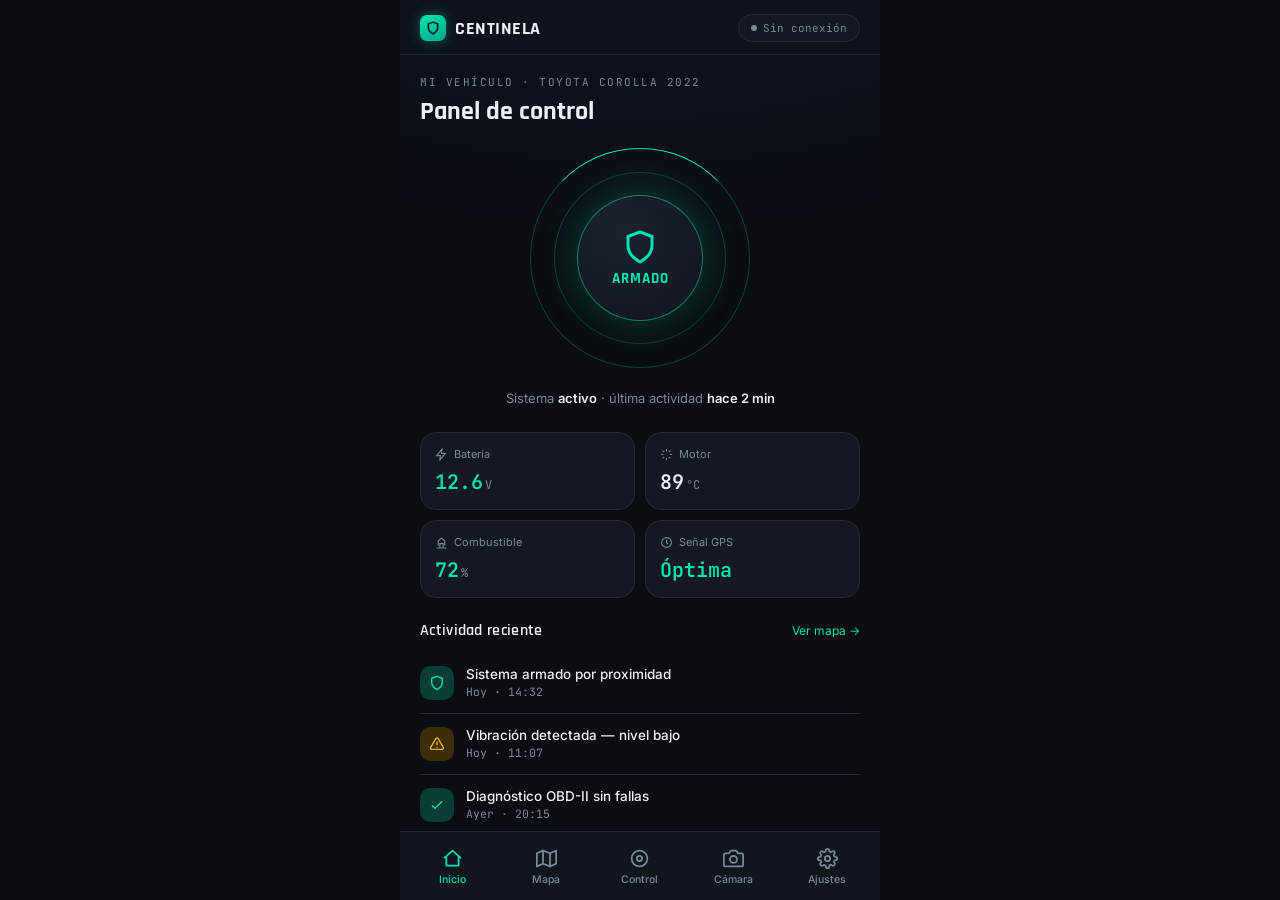
<file: index.html>
<!DOCTYPE html>
<html lang="es">
<head>
    <meta charset="UTF-8">
    <meta name="viewport" content="width=device-width, initial-scale=1, maximum-scale=1, user-scalable=no, viewport-fit=cover">
    <meta name="theme-color" content="#0A0D12">
    <title>Centinela</title>
    <link rel="manifest" href="manifest.json">
    <link rel="preconnect" href="https://fonts.googleapis.com">
    <link href="https://fonts.googleapis.com/css2?family=Rajdhani:wght@500;600;700&family=Inter:wght@400;500;600&family=JetBrains+Mono:wght@400;500;600&display=swap" rel="stylesheet">
    <link rel="stylesheet" href="styles.css">
</head>
<body>

<div class="app" data-armed="true" id="app">

    <!-- Barra de estado superior -->
    <div class="statusbar">
        <div class="brand">
            <div class="brand-mark"><svg viewBox="0 0 24 24" fill="none" stroke="#0A0D12" stroke-width="2.5"><path d="M12 2l8 3v6c0 5-3.4 8.4-8 11-4.6-2.6-8-6-8-11V5l8-3z"/></svg></div>
            <div class="brand-name">CENTINELA</div>
        </div>
        <div class="status-pill" id="statusPill" onclick="pairPhoneSecure()"><span class="dot" id="statusDot"></span><span id="statusPillText">Sin conexión</span></div>
    </div>

    <!-- Contenedor de pantallas -->
    <div class="screens">
        <!-- INICIO -->
        <section class="screen active" id="screen-inicio" data-screen="inicio">
            <div class="eyebrow">Mi vehículo · Toyota Corolla 2022</div>
            <h1 class="screen-title">Panel de control</h1>
            <div class="shield-wrap">
                <div class="ring r1 sweep"></div>
                <div class="ring r2"></div>
                <div class="ring r3"></div>
                <button class="shield-btn" id="shieldBtn" aria-pressed="true">
                    <svg viewBox="0 0 24 24" fill="none" stroke-width="2" stroke-linecap="round" stroke-linejoin="round"><path d="M12 2l8 3v6c0 5-3.4 8.4-8 11-4.6-2.6-8-6-8-11V5l8-3z"/></svg>
                    <span class="shield-label" id="shieldLabel">ARMADO</span>
                </button>
            </div>
            <p class="shield-sub">Sistema <b id="shieldSubState">activo</b> · última actividad <b id="lastActivity">hace 2 min</b></p>
            <div class="grid">
                <div class="stat"><div class="stat-label"><svg viewBox="0 0 24 24" fill="none" stroke-width="2"><path d="M13 2L3 14h7l-1 8 10-12h-7l1-8z"/></svg>Batería</div><div class="stat-value ok">12.6<span class="stat-unit">V</span></div></div>
                <div class="stat"><div class="stat-label"><svg viewBox="0 0 24 24" fill="none" stroke-width="2"><path d="M12 2v4M12 18v4M4.9 4.9l2.8 2.8M16.3 16.3l2.8 2.8M2 12h4M18 12h4M4.9 19.1l2.8-2.8M16.3 7.7l2.8-2.8"/></svg>Motor</div><div class="stat-value">89<span class="stat-unit">°C</span></div></div>
                <div class="stat"><div class="stat-label"><svg viewBox="0 0 24 24" fill="none" stroke-width="2"><path d="M3 22h18M6 18V9l6-5 6 5v9M9 22V14h6v8"/></svg>Combustible</div><div class="stat-value ok">72<span class="stat-unit">%</span></div></div>
                <div class="stat"><div class="stat-label"><svg viewBox="0 0 24 24" fill="none" stroke-width="2"><circle cx="12" cy="12" r="9"/><path d="M12 7v5l3 3"/></svg>Señal GPS</div><div class="stat-value ok">Óptima</div></div>
            </div>
            <div class="section-head"><h2>Actividad reciente</h2><a data-goto="mapa">Ver mapa →</a></div>
            <div id="eventFeed">
                <div class="event"><div class="event-icon ok"><svg viewBox="0 0 24 24" fill="none" stroke-width="2" stroke-linecap="round"><path d="M12 2l8 3v6c0 5-3.4 8.4-8 11-4.6-2.6-8-6-8-11V5l8-3z"/></svg></div><div class="event-body"><div class="event-title">Sistema armado por proximidad</div><div class="event-time">Hoy · 14:32</div></div></div>
                <div class="event"><div class="event-icon warn"><svg viewBox="0 0 24 24" fill="none" stroke-width="2" stroke-linecap="round"><path d="M12 9v4M12 17h.01M10.3 3.9L2.5 17a2 2 0 001.7 3h15.6a2 2 0 001.7-3L13.7 3.9a2 2 0 00-3.4 0z"/></svg></div><div class="event-body"><div class="event-title">Vibración detectada — nivel bajo</div><div class="event-time">Hoy · 11:07</div></div></div>
                <div class="event"><div class="event-icon ok"><svg viewBox="0 0 24 24" fill="none" stroke-width="2" stroke-linecap="round"><path d="M5 13l4 4L19 7"/></svg></div><div class="event-body"><div class="event-title">Diagnóstico OBD-II sin fallas</div><div class="event-time">Ayer · 20:15</div></div></div>
            </div>
        </section>

        <!-- MAPA -->
        <section class="screen" id="screen-mapa" data-screen="mapa">
            <div class="eyebrow">Ubicación</div>
            <h1 class="screen-title">Rastreo GPS</h1>
            <div class="map-card"><div class="map-geo"></div><div class="map-pin"></div><div class="map-badge">Av. Amazonas y Naciones Unidas · <b>0 km/h</b> · estacionado</div></div>
            <div class="list-row"><div><div class="list-row-label">Geocerca "Casa"</div><div class="list-row-sub">Radio 150 m · notificar al salir</div></div><div class="switch on"></div></div>
            <div class="list-row"><div><div class="list-row-label">Alerta de exceso de velocidad</div><div class="list-row-sub">Límite: 100 km/h</div></div><div class="switch on"></div></div>
            <div class="list-row"><div><div class="list-row-label">Compartir ubicación</div><div class="list-row-sub">Con 2 contactos de confianza</div></div><div class="switch"></div></div>
            <div class="section-head" style="margin-top:8px;"><h2>Historial de recorridos</h2></div>
            <div class="event"><div class="event-icon ok"><svg viewBox="0 0 24 24" fill="none" stroke-width="2" stroke-linecap="round"><circle cx="12" cy="12" r="3"/><path d="M12 2v4M12 18v4"/></svg></div><div class="event-body"><div class="event-title">Casa → Oficina · 12.4 km</div><div class="event-time">Hoy · 08:14 – 08:41</div></div></div>
            <div class="event"><div class="event-icon ok"><svg viewBox="0 0 24 24" fill="none" stroke-width="2" stroke-linecap="round"><circle cx="12" cy="12" r="3"/><path d="M12 2v4M12 18v4"/></svg></div><div class="event-body"><div class="event-title">Oficina → Casa · 13.1 km</div><div class="event-time">Ayer · 18:20 – 18:52</div></div></div>
        </section>

        <!-- CONTROL -->
        <section class="screen" id="screen-control" data-screen="control">
            <div class="eyebrow">Control remoto</div>
            <h1 class="screen-title">Acciones rápidas</h1>

            <div class="key-link" id="keyLinkCard" onclick="pairPhoneSecure()">
                <div class="key-link-icon"><svg viewBox="0 0 24 24" fill="none" stroke-width="2" stroke-linecap="round" stroke-linejoin="round"><rect x="7" y="2" width="10" height="20" rx="2"/><path d="M11 18h2"/></svg></div>
                <div class="beam" id="beam" style="opacity:.35"><span class="beam-dot"></span><span class="beam-dot"></span><span class="beam-dot"></span></div>
                <div class="key-link-icon"><svg viewBox="0 0 24 24" fill="none" stroke-width="2" stroke-linecap="round" stroke-linejoin="round"><path d="M12 2l8 3v6c0 5-3.4 8.4-8 11-4.6-2.6-8-6-8-11V5l8-3z"/></svg></div>
                <div class="key-link-status">
                    <div class="key-link-title" id="keyLinkTitle">Toca para vincular por Bluetooth</div>
                    <div class="key-link-sub" id="keyLinkSub">Sin conexión</div>
                </div>
            </div>

            <div class="section-head"><h2>Seguros</h2></div>
            <div class="segmented">
                <button class="segmented-btn active" id="lockBtnClosed" onclick="setLock(true)"><svg viewBox="0 0 24 24" fill="none" stroke-width="2" stroke-linecap="round"><rect x="5" y="11" width="14" height="10" rx="2"/><path d="M8 11V7a4 4 0 018 0v4"/></svg>Cerrado</button>
                <button class="segmented-btn" id="lockBtnOpen" onclick="setLock(false)"><svg viewBox="0 0 24 24" fill="none" stroke-width="2" stroke-linecap="round"><rect x="5" y="11" width="14" height="10" rx="2"/><path d="M8 11V7a4 4 0 017.6-1.8"/></svg>Abierto</button>
            </div>

            <div class="section-head"><h2>Vidrios</h2></div>
            <div class="window-row">
                <div class="window-card">
                    <div class="window-visual"><div class="window-glass" id="glassL" style="height:35%"></div></div>
                    <div class="window-info"><div class="window-label">Delanteros</div><div class="window-pct" id="pctL">35%</div></div>
                    <div class="window-btns">
                        <button onclick="moveWindow('L',15)" aria-label="Subir vidrio delantero"><svg viewBox="0 0 24 24" fill="none" stroke-width="2.5" stroke-linecap="round" stroke-linejoin="round"><path d="M12 19V5M6 11l6-6 6 6"/></svg></button>
                        <button onclick="moveWindow('L',-15)" aria-label="Bajar vidrio delantero"><svg viewBox="0 0 24 24" fill="none" stroke-width="2.5" stroke-linecap="round" stroke-linejoin="round"><path d="M12 5v14M6 13l6 6 6-6"/></svg></button>
                    </div>
                </div>
                <div class="window-card">
                    <div class="window-visual"><div class="window-glass" id="glassR" style="height:35%"></div></div>
                    <div class="window-info"><div class="window-label">Traseros</div><div class="window-pct" id="pctR">35%</div></div>
                    <div class="window-btns">
                        <button onclick="moveWindow('R',15)" aria-label="Subir vidrio trasero"><svg viewBox="0 0 24 24" fill="none" stroke-width="2.5" stroke-linecap="round" stroke-linejoin="round"><path d="M12 19V5M6 11l6-6 6 6"/></svg></button>
                        <button onclick="moveWindow('R',-15)" aria-label="Bajar vidrio trasero"><svg viewBox="0 0 24 24" fill="none" stroke-width="2.5" stroke-linecap="round" stroke-linejoin="round"><path d="M12 5v14M6 13l6 6 6-6"/></svg></button>
                    </div>
                </div>
            </div>

            <div class="section-head"><h2>Luces</h2></div>
            <div id="lightFaultBanner" class="fault-banner" style="display:none;">
                <svg viewBox="0 0 24 24" fill="none" stroke-width="2" stroke-linecap="round"><path d="M12 9v4M12 17h.01M10.3 3.9L2.5 17a2 2 0 001.7 3h15.6a2 2 0 001.7-3L13.7 3.9a2 2 0 00-3.4 0z"/></svg>
                <span id="lightFaultText"></span>
            </div>
            <div class="light-grid">
                <button class="light-item" data-id="LOWBEAM" onclick="toggleLight('LOWBEAM')"><span class="light-item-icon"><svg viewBox="0 0 24 24" fill="none" stroke-width="2" stroke-linecap="round"><path d="M3 12h4M17 12h4M8 6l2.5 2.5M8 18l2.5-2.5"/><circle cx="12" cy="12" r="3"/></svg></span><span class="light-item-label">Bajas</span></button>
                <button class="light-item" data-id="HIGHBEAM" onclick="toggleLight('HIGHBEAM')"><span class="light-item-icon"><svg viewBox="0 0 24 24" fill="none" stroke-width="2" stroke-linecap="round"><path d="M2 12h5M17 6l2 2M17 18l2-2"/><circle cx="12" cy="12" r="3"/><path d="M17 12h5"/></svg></span><span class="light-item-label">Altas</span></button>
                <button class="light-item" data-id="TURN_L" onclick="toggleLight('TURN_L')"><span class="light-item-icon"><svg viewBox="0 0 24 24" fill="none" stroke-width="2" stroke-linecap="round" stroke-linejoin="round"><path d="M15 5l-7 7 7 7"/></svg></span><span class="light-item-label">Direcc. izq.</span></button>
                <button class="light-item" data-id="TURN_R" onclick="toggleLight('TURN_R')"><span class="light-item-icon"><svg viewBox="0 0 24 24" fill="none" stroke-width="2" stroke-linecap="round" stroke-linejoin="round"><path d="M9 5l7 7-7 7"/></svg></span><span class="light-item-label">Direcc. der.</span></button>
                <button class="light-item" data-id="BRAKE" onclick="toggleLight('BRAKE')"><span class="light-item-icon"><svg viewBox="0 0 24 24" fill="none" stroke-width="2" stroke-linecap="round"><circle cx="12" cy="12" r="8"/><circle cx="12" cy="12" r="3"/></svg></span><span class="light-item-label">Freno</span></button>
                <button class="light-item" data-id="REVERSE" onclick="toggleLight('REVERSE')"><span class="light-item-icon"><svg viewBox="0 0 24 24" fill="none" stroke-width="2" stroke-linecap="round" stroke-linejoin="round"><path d="M7 7l-4 5 4 5M3 12h13a5 5 0 000-10"/></svg></span><span class="light-item-label">Reversa</span></button>
                <button class="light-item" data-id="FOG" onclick="toggleLight('FOG')"><span class="light-item-icon"><svg viewBox="0 0 24 24" fill="none" stroke-width="2" stroke-linecap="round"><path d="M3 8h18M3 12h18M3 16h12"/></svg></span><span class="light-item-label">Antiniebla</span></button>
                <button class="light-item" data-id="PARK" onclick="toggleLight('PARK')"><span class="light-item-icon"><svg viewBox="0 0 24 24" fill="none" stroke-width="2" stroke-linecap="round"><rect x="4" y="10" width="16" height="8" rx="2"/><path d="M8 10V7a4 4 0 018 0v3"/></svg></span><span class="light-item-label">Parqueo</span></button>
            </div>

            <div class="section-head"><h2>Otras acciones</h2></div>
            <div class="ctrl-grid">
                <button class="ctrl-btn" onclick="sendCmd('TRUNK', 'Maletero abierto')"><svg viewBox="0 0 24 24" fill="none" stroke-width="2" stroke-linecap="round"><path d="M3 10l2-6h14l2 6M3 10h18M3 10v9a1 1 0 001 1h1a1 1 0 001-1v-1h12v1a1 1 0 001 1h1a1 1 0 001-1v-9"/></svg><span>Abrir maletero</span></button>
                <button class="ctrl-btn" onclick="sendCmd('HORN', 'Buscando vehículo — sirena breve')"><svg viewBox="0 0 24 24" fill="none" stroke-width="2" stroke-linecap="round"><path d="M12 2C8 2 5 5 5 9c0 5 7 13 7 13s7-8 7-13c0-4-3-7-7-7z"/><circle cx="12" cy="9" r="2.3"/></svg><span>Encontrar auto</span></button>
                <button class="ctrl-btn" onclick="sendCmd('START_ENGINE', 'Arranque remoto iniciado')"><svg viewBox="0 0 24 24" fill="none" stroke-width="2" stroke-linecap="round"><path d="M13 2L3 14h7l-1 8 10-12h-7l1-8z"/></svg><span>Arranque remoto</span></button>
                <button class="ctrl-btn full danger" onclick="sendCmd('HORN', 'Sirena activada')">
                    <span style="display:flex; align-items:center; gap:10px;"><svg viewBox="0 0 24 24" fill="none" stroke-width="2" stroke-linecap="round"><path d="M18 8a6 6 0 00-12 0c0 7-3 9-3 9h18s-3-2-3-9"/><path d="M13.7 21a2 2 0 01-3.4 0"/></svg><span>Sirena de emergencia</span></span>
                    <svg viewBox="0 0 24 24" fill="none" stroke-width="2" stroke-linecap="round" style="width:16px; height:16px; stroke:var(--text-dim);"><path d="M9 18l6-6-6-6"/></svg>
                </button>
                <button class="ctrl-btn full danger" onclick="confirmStop()">
                    <span style="display:flex; align-items:center; gap:10px;"><svg viewBox="0 0 24 24" fill="none" stroke-width="2" stroke-linecap="round"><circle cx="12" cy="12" r="9"/><path d="M9 9l6 6M15 9l-6 6"/></svg><span>Apagado remoto del motor</span></span>
                    <svg viewBox="0 0 24 24" fill="none" stroke-width="2" stroke-linecap="round" style="width:16px; height:16px; stroke:var(--text-dim);"><path d="M9 18l6-6-6-6"/></svg>
                </button>
            </div>
            <p style="font-size:11.5px; color:var(--text-dim); text-align:center; margin-top:4px;">El apagado remoto solo se ejecuta con el vehículo detenido y el freno de mano activado.</p>
        </section>

        <!-- CÁMARA -->
        <section class="screen" id="screen-camara" data-screen="camara">
            <div class="eyebrow">Vigilancia</div>
            <h1 class="screen-title">Cámaras y evidencia</h1>
            <div class="cam-feed">
                <div class="rec"><span class="dot"></span>EN VIVO · CÁM. FRONTAL</div>
                <svg viewBox="0 0 24 24" fill="none" stroke-width="1.6" stroke-linecap="round"><rect x="2" y="6" width="15" height="12" rx="2"/><path d="M17 10l5-3v10l-5-3"/></svg>
                <p>Vista previa no disponible sin conexión al vehículo</p>
            </div>
            <div class="section-head"><h2>Evidencia guardada</h2><a>Ver todo →</a></div>
            <div class="gallery">
                <div class="gallery-item"><svg viewBox="0 0 24 24" fill="none" stroke-width="2"><rect x="3" y="3" width="18" height="18" rx="2"/><circle cx="8.5" cy="8.5" r="1.5"/><path d="M21 15l-5-5L5 21"/></svg></div>
                <div class="gallery-item"><svg viewBox="0 0 24 24" fill="none" stroke-width="2"><rect x="2" y="6" width="15" height="12" rx="2"/><path d="M17 10l5-3v10l-5-3"/></svg></div>
                <div class="gallery-item"><svg viewBox="0 0 24 24" fill="none" stroke-width="2"><rect x="3" y="3" width="18" height="18" rx="2"/><circle cx="8.5" cy="8.5" r="1.5"/><path d="M21 15l-5-5L5 21"/></svg></div>
                <div class="gallery-item"><svg viewBox="0 0 24 24" fill="none" stroke-width="2"><rect x="2" y="6" width="15" height="12" rx="2"/><path d="M17 10l5-3v10l-5-3"/></svg></div>
                <div class="gallery-item"><svg viewBox="0 0 24 24" fill="none" stroke-width="2"><rect x="3" y="3" width="18" height="18" rx="2"/><circle cx="8.5" cy="8.5" r="1.5"/><path d="M21 15l-5-5L5 21"/></svg></div>
                <div class="gallery-item"><svg viewBox="0 0 24 24" fill="none" stroke-width="2"><rect x="2" y="6" width="15" height="12" rx="2"/><path d="M17 10l5-3v10l-5-3"/></svg></div>
            </div>
        </section>

        <!-- AJUSTES -->
        <section class="screen" id="screen-ajustes" data-screen="ajustes">
            <div class="eyebrow">Configuración</div>
            <h1 class="screen-title">Ajustes</h1>

            <div class="settings-group">
                <h3>Seguridad de acceso</h3>
                <div class="list-row">
                    <div><div class="list-row-label">Desbloquear app con huella / rostro</div><div class="list-row-sub" id="bioStatusSub">Usa el lector de tu teléfono</div></div>
                    <div class="switch" id="switchBiometric" onclick="AppLock.toggleBiometric(this)"></div>
                </div>
                <div class="list-row" onclick="AppLock.openPinSetup()" style="cursor:pointer;">
                    <div><div class="list-row-label">PIN de respaldo</div><div class="list-row-sub" id="pinStatusSub">No configurado</div></div>
                    <span style="color:var(--text-dim); font-size:13px;">›</span>
                </div>
                <p class="settings-note">La huella/rostro y el PIN se usan para abrir la app y también para vincular o desvincular un teléfono por Bluetooth — así nadie puede tocar tu alarma con solo tener el celular en la mano.</p>
            </div>

            <div class="settings-group">
                <h3>Proximidad / presencia</h3>
                <div class="list-row">
                    <div><div class="list-row-label">Armar/desarmar automático</div><div class="list-row-sub">Según la fuerza de señal Bluetooth con el vehículo</div></div>
                    <div class="switch" id="switchProximity" onclick="Proximity.toggle(this)"></div>
                </div>
                <div class="proximity-meter">
                    <div class="proximity-meter-top"><span class="list-row-label">Sensibilidad / distancia</span><span class="proximity-meter-val" id="proximityValLabel">Media</span></div>
                    <input type="range" min="1" max="5" value="3" step="1" class="range" id="proximitySlider" oninput="Proximity.setSensitivity(this.value)">
                    <div class="range-labels"><span>Muy cerca</span><span>Lejos</span></div>
                </div>
                <div class="proximity-meter" id="proximityLiveCard" style="display:none;">
                    <div class="proximity-meter-top"><span class="list-row-label">Señal actual</span><span class="proximity-meter-val" id="proximityRssiLabel">— dBm</span></div>
                </div>
                <p class="settings-note">Solo funciona mientras la app está abierta en tu teléfono (limitación de Bluetooth en navegadores, no se puede vigilar con la pantalla apagada o la app cerrada).</p>
            </div>

            <div class="settings-group">
                <h3>Sonidos</h3>
                <div class="list-row">
                    <div><div class="list-row-label">Sonidos de la app</div><div class="list-row-sub">Confirmaciones al armar, cerrar seguros, etc.</div></div>
                    <div class="switch on" id="switchSound" onclick="Sound.toggle(this)"></div>
                </div>
            </div>

            <div class="settings-group">
                <h3>Modos especiales</h3>
                <div class="list-row"><div><div class="list-row-label">Modo valet</div><div class="list-row-sub">Limita velocidad y bloquea el maletero</div></div><div class="switch"></div></div>
                <div class="list-row"><div><div class="list-row-label">Modo taller</div><div class="list-row-sub">Desactiva sensores durante mantenimiento</div></div><div class="switch"></div></div>
                <div class="list-row"><div><div class="list-row-label">Modo niños</div><div class="list-row-sub">Alerta si queda alguien dentro del vehículo</div></div><div class="switch on"></div></div>
            </div>

            <div class="settings-group">
                <h3>Sensores</h3>
                <div class="list-row"><div><div class="list-row-label">Sensibilidad de impacto</div><div class="list-row-sub">Ajuste automático por IA activado</div></div><div class="switch on"></div></div>
                <div class="list-row"><div><div class="list-row-label">Detección de inclinación</div><div class="list-row-sub">Alerta si se usa gato hidráulico</div></div><div class="switch on"></div></div>
            </div>

            <div class="settings-group">
                <h3>Cuenta</h3>
                <div class="list-row"><div><div class="list-row-label">Usuarios y permisos</div><div class="list-row-sub">2 conductores con perfil propio</div></div><span style="color:var(--text-dim); font-size:13px;">›</span></div>
                <div class="list-row"><div><div class="list-row-label">Código de emergencia</div><div class="list-row-sub">Desactiva la alarma sin conexión</div></div><span style="color:var(--text-dim); font-size:13px;">›</span></div>
            </div>

            <div class="settings-group">
                <h3>Teléfonos vinculados</h3>
                <p class="settings-note">Solo 2 teléfonos pueden vincularse al vehículo por Bluetooth. Necesitas estar conectado con uno ya autorizado para agregar o quitar teléfonos.</p>
                <div class="list-row" onclick="pairNewPhone()" style="cursor:pointer;"><div><div class="list-row-label">Vincular un teléfono nuevo</div><div class="list-row-sub">Abre el segundo espacio por 60 segundos</div></div><span style="color:var(--text-dim); font-size:13px;">›</span></div>
                <div class="list-row" onclick="forgetPhonesSecure()" style="cursor:pointer;"><div><div class="list-row-label" style="color:var(--danger);">Olvidar todos los teléfonos</div><div class="list-row-sub">Libera los 2 espacios para volver a vincular</div></div><span style="color:var(--text-dim); font-size:13px;">›</span></div>
            </div>
        </section>
    </div>

    <!-- Barra de navegación inferior -->
    <nav class="tabbar" id="tabbar">
        <a class="tab active" data-screen="inicio" href="#inicio"><svg viewBox="0 0 24 24" fill="none" stroke-width="2" stroke-linecap="round" stroke-linejoin="round"><path d="M3 11l9-8 9 8"/><path d="M5 10v10h14V10"/></svg><span>Inicio</span></a>
        <a class="tab" data-screen="mapa" href="#mapa"><svg viewBox="0 0 24 24" fill="none" stroke-width="2" stroke-linecap="round" stroke-linejoin="round"><path d="M1 6l7-3 8 3 7-3v15l-7 3-8-3-7 3z"/><path d="M8 3v15M16 6v15"/></svg><span>Mapa</span></a>
        <a class="tab" data-screen="control" href="#control"><svg viewBox="0 0 24 24" fill="none" stroke-width="2" stroke-linecap="round" stroke-linejoin="round"><circle cx="12" cy="12" r="9"/><circle cx="12" cy="12" r="3"/></svg><span>Control</span></a>
        <a class="tab" data-screen="camara" href="#camara"><svg viewBox="0 0 24 24" fill="none" stroke-width="2" stroke-linecap="round" stroke-linejoin="round"><path d="M23 19a2 2 0 01-2 2H3a2 2 0 01-2-2V8a2 2 0 012-2h4l2-3h6l2 3h4a2 2 0 012 2z"/><circle cx="12" cy="13" r="4"/></svg><span>Cámara</span></a>
        <a class="tab" data-screen="ajustes" href="#ajustes"><svg viewBox="0 0 24 24" fill="none" stroke-width="2" stroke-linecap="round" stroke-linejoin="round"><circle cx="12" cy="12" r="3"/><path d="M19.4 15a1.65 1.65 0 00.33 1.82l.06.06a2 2 0 11-2.83 2.83l-.06-.06a1.65 1.65 0 00-1.82-.33 1.65 1.65 0 00-1 1.51V21a2 2 0 01-4 0v-.09A1.65 1.65 0 009 19.4a1.65 1.65 0 00-1.82.33l-.06.06a2 2 0 11-2.83-2.83l.06-.06A1.65 1.65 0 005 15a1.65 1.65 0 00-1.51-1H3a2 2 0 010-4h.09A1.65 1.65 0 004.6 9a1.65 1.65 0 00-.33-1.82l-.06-.06a2 2 0 112.83-2.83l.06.06A1.65 1.65 0 009 4.6a1.65 1.65 0 001-1.51V3a2 2 0 014 0v.09a1.65 1.65 0 001 1.51 1.65 1.65 0 001.82-.33l.06-.06a2 2 0 112.83 2.83l-.06.06A1.65 1.65 0 0019.4 9a1.65 1.65 0 001.51 1H21a2 2 0 010 4h-.09a1.65 1.65 0 00-1.51 1z"/></svg><span>Ajustes</span></a>
    </nav>

    <div class="toast" id="toast"></div>
</div>

<!-- Overlays -->
<!-- Configuración inicial obligatoria -->
<div class="overlay" id="configOverlay" hidden>
    <div class="lock-card">
        <div class="lock-icon"><svg viewBox="0 0 24 24" fill="none" stroke-width="2" stroke-linecap="round" stroke-linejoin="round"><path d="M12 2l8 3v6c0 5-3.4 8.4-8 11-4.6-2.6-8-6-8-11V5l8-3z"/></svg></div>
        <div class="lock-title">Configuración inicial</div>
        <div class="lock-sub">Para usar Centinela, primero debes configurar un método de seguridad.<br>Esto protegerá tu vehículo y tus datos.</div>
        <button class="btn-primary" onclick="AppLock.setupBiometric()">Configurar huella / rostro</button>
        <button class="btn-secondary" onclick="AppLock.openPinSetup()">Configurar PIN</button>
        <p style="font-size:11px; color:var(--text-dim); margin-top:14px;">Puedes configurar ambos o solo uno. Al menos uno es obligatorio.</p>
    </div>
</div>

<!-- Bloqueo de la app -->
<div class="overlay" id="lockOverlay" hidden>
    <div class="lock-card">
        <div class="lock-icon"><svg viewBox="0 0 24 24" fill="none" stroke-width="2" stroke-linecap="round" stroke-linejoin="round"><path d="M12 2l8 3v6c0 5-3.4 8.4-8 11-4.6-2.6-8-6-8-11V5l8-3z"/></svg></div>
        <div class="lock-title">Centinela bloqueado</div>
        <div class="lock-sub">Usa tu huella o rostro para continuar</div>
        <button class="btn-primary" onclick="AppLock.tryBiometricUnlock()">Desbloquear con huella / rostro</button>
        <button class="btn-secondary" onclick="AppLock.openPinEntry()">Usar PIN</button>
    </div>
</div>

<!-- Confirmación con PIN (para vincular/desvincular) -->
<div class="overlay" id="pinOverlay" hidden>
    <div class="modal-card">
        <div class="lock-title" id="pinOverlayTitle">Ingresa tu PIN</div>
        <div class="lock-sub" id="pinOverlaySub">Por seguridad, confirma con tu PIN</div>
        <div class="pin-dots" id="pinDots"><span></span><span></span><span></span><span></span></div>
        <div class="pin-error" id="pinError"></div>
        <div class="pin-pad" id="pinPad">
            <button onclick="AppLock.pinPress(1)">1</button><button onclick="AppLock.pinPress(2)">2</button><button onclick="AppLock.pinPress(3)">3</button>
            <button onclick="AppLock.pinPress(4)">4</button><button onclick="AppLock.pinPress(5)">5</button><button onclick="AppLock.pinPress(6)">6</button>
            <button onclick="AppLock.pinPress(7)">7</button><button onclick="AppLock.pinPress(8)">8</button><button onclick="AppLock.pinPress(9)">9</button>
            <button></button><button onclick="AppLock.pinPress(0)">0</button><button onclick="AppLock.pinBackspace()">⌫</button>
        </div>
        <button class="btn-secondary" onclick="AppLock.closePinOverlay()">Cancelar</button>
    </div>
</div>

<!-- Cargar la lógica JavaScript -->
<script src="app.js"></script>
</body>
</html>
</file>
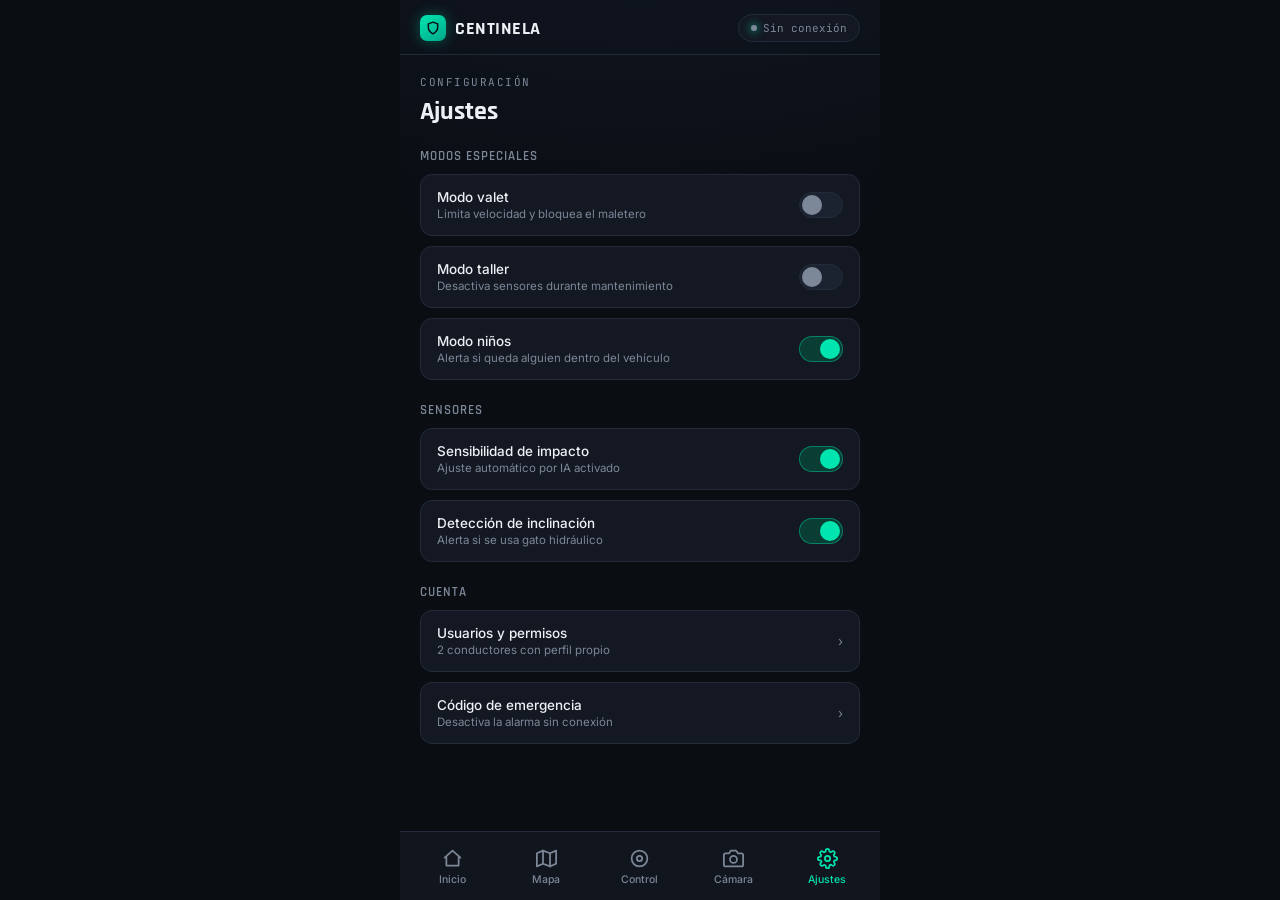
<file: Ajustes.html>
<!DOCTYPE html>
<html lang="es">
<head>
<meta charset="UTF-8">
<meta name="viewport" content="width=device-width, initial-scale=1, maximum-scale=1, user-scalable=no, viewport-fit=cover">
<meta name="theme-color" content="#0A0D12">
<title>Centinela — Ajustes</title>
<link rel="manifest" href="manifest.json">
<link rel="preconnect" href="https://fonts.googleapis.com">
<link href="https://fonts.googleapis.com/css2?family=Rajdhani:wght@500;600;700&family=Inter:wght@400;500;600&family=JetBrains+Mono:wght@400;500;600&display=swap" rel="stylesheet">
<style>
:root{
  --bg:#0A0D12;
  --surface:#131822;
  --surface-2:#1B2230;
  --border:#232B3A;
  --text:#EDF1F5;
  --text-dim:#7C8797;
  --accent:#00E5B0;
  --accent-dim:#0A3D34;
  --danger:#FF4757;
  --danger-dim:#3D1219;
  --warn:#FFB020;
  --warn-dim:#3D2E0A;
  --radius:16px;
  --safe-top: env(safe-area-inset-top, 0px);
  --safe-bottom: env(safe-area-inset-bottom, 0px);
}
*{box-sizing:border-box; margin:0; padding:0; -webkit-tap-highlight-color:transparent;}
html,body{height:100%;}
body{
  background:var(--bg);
  color:var(--text);
  font-family:'Inter',sans-serif;
  overflow:hidden;
  -webkit-font-smoothing:antialiased;
}
@media (prefers-reduced-motion: reduce){
  *{animation-duration:0.001ms !important; animation-iteration-count:1 !important; transition-duration:0.001ms !important;}
}
.app{
  max-width:480px;
  margin:0 auto;
  height:100dvh;
  display:flex;
  flex-direction:column;
  position:relative;
  background:
    radial-gradient(1200px 600px at 50% -10%, #101623 0%, var(--bg) 55%);
}

/* ---------- Status bar ---------- */
.statusbar{
  padding:calc(14px + var(--safe-top)) 20px 12px;
  display:flex;
  align-items:center;
  justify-content:space-between;
  border-bottom:1px solid var(--border);
  flex-shrink:0;
}
.brand{display:flex; align-items:center; gap:9px;}
.brand-mark{
  width:26px; height:26px; border-radius:7px;
  background:linear-gradient(145deg, var(--accent), #00A88A);
  display:flex; align-items:center; justify-content:center;
  box-shadow:0 0 14px rgba(0,229,176,.35);
}
.brand-mark svg{width:14px; height:14px;}
.brand-name{font-family:'Rajdhani',sans-serif; font-weight:700; font-size:18px; letter-spacing:.5px;}
.status-pill{
  display:flex; align-items:center; gap:6px;
  padding:6px 12px;
  border-radius:999px;
  background:var(--surface);
  border:1px solid var(--border);
  font-family:'JetBrains Mono',monospace;
  font-size:11px;
  color:var(--text-dim);
}
.status-pill .dot{width:6px; height:6px; border-radius:50%; background:var(--accent); box-shadow:0 0 8px var(--accent);}

/* ---------- Screen content ---------- */
.screens{flex:1; overflow-y:auto; overflow-x:hidden; -webkit-overflow-scrolling:touch;}
.screen{padding:20px 20px calc(24px + var(--safe-bottom)); animation:fadein .25s ease;}
@keyframes fadein{from{opacity:0; transform:translateY(6px);} to{opacity:1; transform:translateY(0);}}

.eyebrow{
  font-family:'JetBrains Mono',monospace;
  font-size:11px;
  letter-spacing:1.5px;
  color:var(--text-dim);
  text-transform:uppercase;
  margin-bottom:6px;
}
h1.screen-title{font-family:'Rajdhani',sans-serif; font-weight:700; font-size:26px; margin-bottom:20px;}

/* ---------- Signature: Shield radar toggle ---------- */
.shield-wrap{
  position:relative;
  width:220px; height:220px;
  margin:6px auto 22px;
  display:flex; align-items:center; justify-content:center;
}
.ring{
  position:absolute; border-radius:50%;
  border:1px solid var(--border);
}
.ring.r1{width:100%; height:100%;}
.ring.r2{width:78%; height:78%;}
.ring.r3{width:56%; height:56%;}
.app[data-armed="true"] .ring{border-color:rgba(0,229,176,.25);}
.app[data-armed="true"] .ring.sweep{
  border-top-color:var(--accent);
  animation:spin 3.2s linear infinite;
}
.app[data-armed="false"] .ring.sweep{display:none;}
@keyframes spin{to{transform:rotate(360deg);}}

.shield-btn{
  position:relative; z-index:2;
  width:126px; height:126px;
  border-radius:50%;
  border:none;
  display:flex; flex-direction:column; align-items:center; justify-content:center;
  gap:4px;
  cursor:pointer;
  background:radial-gradient(circle at 35% 30%, var(--surface-2), var(--surface) 70%);
  box-shadow:inset 0 0 0 1px var(--border), 0 12px 30px rgba(0,0,0,.4);
  transition:box-shadow .3s ease, background .3s ease;
}
.app[data-armed="true"] .shield-btn{
  box-shadow:inset 0 0 0 1px rgba(0,229,176,.5), 0 0 40px rgba(0,229,176,.28), 0 12px 30px rgba(0,0,0,.4);
}
.shield-btn svg{width:36px; height:36px; stroke:var(--text-dim); transition:stroke .3s ease;}
.app[data-armed="true"] .shield-btn svg{stroke:var(--accent);}
.shield-label{font-family:'Rajdhani',sans-serif; font-weight:700; font-size:15px; letter-spacing:1px; color:var(--text-dim);}
.app[data-armed="true"] .shield-label{color:var(--accent);}
.shield-sub{
  text-align:center; font-size:13px; color:var(--text-dim); margin-bottom:26px;
}
.shield-sub b{color:var(--text); font-weight:600;}

/* ---------- Stat grid ---------- */
.grid{display:grid; grid-template-columns:1fr 1fr; gap:10px; margin-bottom:22px;}
.stat{
  background:var(--surface);
  border:1px solid var(--border);
  border-radius:var(--radius);
  padding:14px;
}
.stat-label{font-size:11px; color:var(--text-dim); margin-bottom:8px; display:flex; align-items:center; gap:6px;}
.stat-label svg{width:13px; height:13px; stroke:var(--text-dim);}
.stat-value{font-family:'JetBrains Mono',monospace; font-size:20px; font-weight:600;}
.stat-value.ok{color:var(--accent);}
.stat-value.warn{color:var(--warn);}
.stat-unit{font-size:12px; color:var(--text-dim); font-weight:400; margin-left:2px;}

/* ---------- Section header ---------- */
.section-head{display:flex; align-items:center; justify-content:space-between; margin-bottom:12px;}
.section-head h2{font-family:'Rajdhani',sans-serif; font-size:16px; font-weight:600; letter-spacing:.3px;}
.section-head a{font-size:12px; color:var(--accent); text-decoration:none;}

/* ---------- Event feed ---------- */
.event{
  display:flex; gap:12px; align-items:flex-start;
  padding:13px 0;
  border-bottom:1px solid var(--border);
}
.event:last-child{border-bottom:none;}
.event-icon{
  width:34px; height:34px; border-radius:10px; flex-shrink:0;
  display:flex; align-items:center; justify-content:center;
  background:var(--surface-2);
}
.event-icon svg{width:16px; height:16px;}
.event-icon.warn{background:var(--warn-dim);} .event-icon.warn svg{stroke:var(--warn);}
.event-icon.ok{background:var(--accent-dim);} .event-icon.ok svg{stroke:var(--accent);}
.event-icon.danger{background:var(--danger-dim);} .event-icon.danger svg{stroke:var(--danger);}
.event-body{flex:1;}
.event-title{font-size:13.5px; font-weight:500;}
.event-time{font-size:11.5px; color:var(--text-dim); margin-top:2px; font-family:'JetBrains Mono',monospace;}

/* ---------- Map screen ---------- */
.map-card{
  height:280px;
  border-radius:var(--radius);
  border:1px solid var(--border);
  background:
    linear-gradient(var(--surface), var(--surface)) padding-box,
    repeating-linear-gradient(0deg, transparent, transparent 27px, rgba(255,255,255,.03) 28px),
    repeating-linear-gradient(90deg, transparent, transparent 27px, rgba(255,255,255,.03) 28px);
  position:relative;
  overflow:hidden;
  margin-bottom:16px;
}
.map-pin{
  position:absolute; top:48%; left:52%;
  width:16px; height:16px; border-radius:50%;
  background:var(--accent);
  box-shadow:0 0 0 4px rgba(0,229,176,.18), 0 0 16px rgba(0,229,176,.5);
}
.map-pin::after{
  content:''; position:absolute; inset:-14px; border-radius:50%;
  border:1px solid rgba(0,229,176,.35);
  animation:pulse 2.2s ease-out infinite;
}
@keyframes pulse{0%{transform:scale(.4); opacity:.9;} 100%{transform:scale(1.8); opacity:0;}}
.map-geo{
  position:absolute; top:50%; left:50%; transform:translate(-50%,-50%);
  width:150px; height:150px; border-radius:50%;
  border:1.5px dashed rgba(124,135,151,.4);
}
.map-badge{
  position:absolute; bottom:12px; left:12px; right:12px;
  background:rgba(10,13,18,.75);
  backdrop-filter:blur(6px);
  border:1px solid var(--border);
  border-radius:12px;
  padding:10px 12px;
  font-family:'JetBrains Mono',monospace;
  font-size:11.5px;
  color:var(--text-dim);
}
.map-badge b{color:var(--text); font-weight:600;}

.list-row{
  display:flex; align-items:center; justify-content:space-between;
  padding:14px 16px;
  background:var(--surface);
  border:1px solid var(--border);
  border-radius:12px;
  margin-bottom:10px;
}
.list-row-label{font-size:13.5px; font-weight:500;}
.list-row-sub{font-size:11.5px; color:var(--text-dim); margin-top:2px;}

/* ---------- Toggle switch ---------- */
.switch{width:44px; height:26px; border-radius:999px; background:var(--surface-2); border:1px solid var(--border); position:relative; cursor:pointer; flex-shrink:0;}
.switch::after{content:''; position:absolute; top:2px; left:2px; width:20px; height:20px; border-radius:50%; background:var(--text-dim); transition:all .2s ease;}
.switch.on{background:var(--accent-dim); border-color:rgba(0,229,176,.4);}
.switch.on::after{transform:translateX(18px); background:var(--accent);}

/* ---------- Control grid ---------- */
.ctrl-grid{display:grid; grid-template-columns:1fr 1fr; gap:10px; margin-bottom:10px;}
.ctrl-btn{
  background:var(--surface);
  border:1px solid var(--border);
  border-radius:var(--radius);
  padding:16px 14px;
  display:flex; flex-direction:column; align-items:flex-start; gap:10px;
  cursor:pointer;
  color:var(--text);
  font-family:'Inter',sans-serif;
  transition:transform .12s ease, border-color .2s ease;
}
.ctrl-btn:active{transform:scale(.96);}
.ctrl-btn svg{width:20px; height:20px; stroke:var(--accent);}
.ctrl-btn span{font-size:13px; font-weight:500;}
.ctrl-btn.danger svg{stroke:var(--danger);}
.ctrl-btn.danger:active{border-color:var(--danger);}
.ctrl-btn.full{grid-column:1 / -1; flex-direction:row; align-items:center; justify-content:space-between;}

/* ---------- Camera screen ---------- */
.cam-feed{
  height:220px; border-radius:var(--radius); border:1px solid var(--border);
  background:linear-gradient(160deg, #10141c, #080a0e);
  display:flex; align-items:center; justify-content:center; flex-direction:column; gap:10px;
  margin-bottom:16px; position:relative; overflow:hidden;
}
.cam-feed .rec{
  position:absolute; top:12px; left:12px;
  display:flex; align-items:center; gap:6px;
  font-family:'JetBrains Mono',monospace; font-size:11px; color:var(--danger);
}
.cam-feed .rec .dot{width:7px; height:7px; border-radius:50%; background:var(--danger); animation:blink 1.4s infinite;}
@keyframes blink{50%{opacity:.2;}}
.cam-feed p{color:var(--text-dim); font-size:12.5px;}
.cam-feed svg{width:34px; height:34px; stroke:var(--text-dim);}

.gallery{display:grid; grid-template-columns:repeat(3,1fr); gap:8px;}
.gallery-item{
  aspect-ratio:1; border-radius:10px; background:var(--surface-2); border:1px solid var(--border);
  display:flex; align-items:center; justify-content:center;
}
.gallery-item svg{width:18px; height:18px; stroke:var(--text-dim);}

/* ---------- Settings ---------- */
.settings-group{margin-bottom:22px;}
.settings-group h3{font-family:'Rajdhani',sans-serif; font-size:13px; font-weight:600; letter-spacing:1px; text-transform:uppercase; color:var(--text-dim); margin-bottom:10px;}

/* ---------- Bottom nav ---------- */
.tabbar{
  flex-shrink:0;
  display:flex;
  border-top:1px solid var(--border);
  background:rgba(19,24,34,.85);
  backdrop-filter:blur(10px);
  padding:10px 6px calc(8px + var(--safe-bottom));
}
.tab{
  flex:1; display:flex; flex-direction:column; align-items:center; gap:4px;
  background:none; border:none; color:var(--text-dim); cursor:pointer;
  padding:6px 2px;
  text-decoration:none;
}
.tab svg{width:21px; height:21px; stroke:var(--text-dim); transition:stroke .2s ease;}
.tab span{font-size:10.5px; font-weight:500;}
.tab.active svg{stroke:var(--accent);}
.tab.active span{color:var(--accent);}

/* ---------- Toast ---------- */
.toast{
  position:fixed; left:50%; bottom:96px; transform:translateX(-50%) translateY(20px);
  background:var(--surface-2); border:1px solid var(--border);
  padding:11px 18px; border-radius:999px;
  font-size:12.5px; font-weight:500;
  opacity:0; pointer-events:none; transition:all .25s ease;
  max-width:90%; text-align:center;
  z-index:50;
}
.toast.show{opacity:1; transform:translateX(-50%) translateY(0);}

::-webkit-scrollbar{display:none;}

a, button{outline-offset:3px;}
a:focus-visible, button:focus-visible{outline:2px solid var(--accent);}
</style>
</head>
<body>

<div class="app" id="app">

  <div class="statusbar">
    <div class="brand">
      <div class="brand-mark">
        <svg viewBox="0 0 24 24" fill="none" stroke="#0A0D12" stroke-width="2.5"><path d="M12 2l8 3v6c0 5-3.4 8.4-8 11-4.6-2.6-8-6-8-11V5l8-3z"/></svg>
      </div>
      <div class="brand-name">CENTINELA</div>
    </div>
    <div class="status-pill"><span class="dot" id="statusDot"></span><span id="statusPillText">Sin conexión</span></div>
  </div>

  <div class="screens">
    <section class="screen" id="screen-ajustes">
      <div class="eyebrow">Configuración</div>
      <h1 class="screen-title">Ajustes</h1>

      <div class="settings-group">
        <h3>Modos especiales</h3>
        <div class="list-row">
          <div>
            <div class="list-row-label">Modo valet</div>
            <div class="list-row-sub">Limita velocidad y bloquea el maletero</div>
          </div>
          <div class="switch"></div>
        </div>
        <div class="list-row">
          <div>
            <div class="list-row-label">Modo taller</div>
            <div class="list-row-sub">Desactiva sensores durante mantenimiento</div>
          </div>
          <div class="switch"></div>
        </div>
        <div class="list-row">
          <div>
            <div class="list-row-label">Modo niños</div>
            <div class="list-row-sub">Alerta si queda alguien dentro del vehículo</div>
          </div>
          <div class="switch on"></div>
        </div>
      </div>

      <div class="settings-group">
        <h3>Sensores</h3>
        <div class="list-row">
          <div>
            <div class="list-row-label">Sensibilidad de impacto</div>
            <div class="list-row-sub">Ajuste automático por IA activado</div>
          </div>
          <div class="switch on"></div>
        </div>
        <div class="list-row">
          <div>
            <div class="list-row-label">Detección de inclinación</div>
            <div class="list-row-sub">Alerta si se usa gato hidráulico</div>
          </div>
          <div class="switch on"></div>
        </div>
      </div>

      <div class="settings-group">
        <h3>Cuenta</h3>
        <div class="list-row">
          <div>
            <div class="list-row-label">Usuarios y permisos</div>
            <div class="list-row-sub">2 conductores con perfil propio</div>
          </div>
          <span style="color:var(--text-dim); font-size:13px;">›</span>
        </div>
        <div class="list-row">
          <div>
            <div class="list-row-label">Código de emergencia</div>
            <div class="list-row-sub">Desactiva la alarma sin conexión</div>
          </div>
          <span style="color:var(--text-dim); font-size:13px;">›</span>
        </div>
      </div>
    </section>
  </div>

  <nav class="tabbar">
    <a class="tab" href="inicio.html">
      <svg viewBox="0 0 24 24" fill="none" stroke-width="2" stroke-linecap="round" stroke-linejoin="round"><path d="M3 11l9-8 9 8"/><path d="M5 10v10h14V10"/></svg>
      <span>Inicio</span>
    </a>
    <a class="tab" href="mapa.html">
      <svg viewBox="0 0 24 24" fill="none" stroke-width="2" stroke-linecap="round" stroke-linejoin="round"><path d="M1 6l7-3 8 3 7-3v15l-7 3-8-3-7 3z"/><path d="M8 3v15M16 6v15"/></svg>
      <span>Mapa</span>
    </a>
    <a class="tab" href="control.html">
      <svg viewBox="0 0 24 24" fill="none" stroke-width="2" stroke-linecap="round" stroke-linejoin="round"><circle cx="12" cy="12" r="9"/><circle cx="12" cy="12" r="3"/></svg>
      <span>Control</span>
    </a>
    <a class="tab" href="camara.html">
      <svg viewBox="0 0 24 24" fill="none" stroke-width="2" stroke-linecap="round" stroke-linejoin="round"><path d="M23 19a2 2 0 01-2 2H3a2 2 0 01-2-2V8a2 2 0 012-2h4l2-3h6l2 3h4a2 2 0 012 2z"/><circle cx="12" cy="13" r="4"/></svg>
      <span>Cámara</span>
    </a>
    <a class="tab active" href="ajustes.html">
      <svg viewBox="0 0 24 24" fill="none" stroke-width="2" stroke-linecap="round" stroke-linejoin="round"><circle cx="12" cy="12" r="3"/><path d="M19.4 15a1.65 1.65 0 00.33 1.82l.06.06a2 2 0 11-2.83 2.83l-.06-.06a1.65 1.65 0 00-1.82-.33 1.65 1.65 0 00-1 1.51V21a2 2 0 01-4 0v-.09A1.65 1.65 0 009 19.4a1.65 1.65 0 00-1.82.33l-.06.06a2 2 0 11-2.83-2.83l.06-.06A1.65 1.65 0 005 15a1.65 1.65 0 00-1.51-1H3a2 2 0 010-4h.09A1.65 1.65 0 004.6 9a1.65 1.65 0 00-.33-1.82l-.06-.06a2 2 0 112.83-2.83l.06.06A1.65 1.65 0 009 4.6a1.65 1.65 0 001-1.51V3a2 2 0 014 0v.09a1.65 1.65 0 001 1.51 1.65 1.65 0 001.82-.33l.06-.06a2 2 0 112.83 2.83l-.06.06A1.65 1.65 0 0019.4 9a1.65 1.65 0 001.51 1H21a2 2 0 010 4h-.09a1.65 1.65 0 00-1.51 1z"/></svg>
      <span>Ajustes</span>
    </a>
  </nav>

  <div class="toast" id="toast"></div>
</div>

<script>
// ---------- Toggle armar/desarmar (solo existe en inicio.html) ----------
const app = document.getElementById('app');
const shieldBtn = document.getElementById('shieldBtn');

if (shieldBtn) {
  const shieldLabel = document.getElementById('shieldLabel');
  const shieldSubState = document.getElementById('shieldSubState');
  const statusPillText = document.getElementById('statusPillText');

  shieldBtn.addEventListener('click', () => {
    const armed = app.dataset.armed === 'true';
    const next = !armed;
    app.dataset.armed = String(next);
    shieldBtn.setAttribute('aria-pressed', String(next));
    shieldLabel.textContent = next ? 'ARMADO' : 'DESARMADO';
    shieldSubState.textContent = next ? 'activo' : 'en pausa';
    statusPillText.textContent = next ? 'ARMADO' : 'DESARMADO';
    toast(next ? 'Vehículo armado' : 'Vehículo desarmado');
  });
}

// ---------- Switches genéricos (presentes en varias páginas) ----------
document.querySelectorAll('.switch').forEach(sw => {
  sw.addEventListener('click', () => sw.classList.toggle('on'));
});

// ---------- Toast ----------
let toastTimer;
function toast(msg) {
  const el = document.getElementById('toast');
  if (!el) return;
  el.textContent = msg;
  el.classList.add('show');
  clearTimeout(toastTimer);
  toastTimer = setTimeout(() => el.classList.remove('show'), 2200);
}

// ---------- Confirmación de apagado remoto (solo en control.html) ----------
function confirmStop() {
  if (confirm('¿Apagar el motor de forma remota? Esta acción solo se ejecuta si el vehículo está detenido.')) {
    toast('Solicitud de apagado enviada');
  }
}

// ==========================================================================
// Estado de conexión Bluetooth con el vehículo (solo lectura en esta página)
// ==========================================================================
const BLE_SERVICE    = '12345678-1234-5678-1234-56789abcdef0';
const BLE_STATUS_CHAR = '12345678-1234-5678-1234-56789abcdef2';
let bleDevice = null;

function setStatusPill(connected, armed) {
  const dot = document.getElementById('statusDot');
  const text = document.getElementById('statusPillText');
  if (!text) return;
  if (!connected) {
    text.textContent = 'Sin conexión';
    if (dot) dot.style.background = 'var(--text-dim)';
    return;
  }
  text.textContent = armed ? 'ARMADO' : 'DESARMADO';
  if (dot) dot.style.background = 'var(--accent)';
}

async function tryReconnectBLE() {
  if (!navigator.bluetooth || !navigator.bluetooth.getDevices) { setStatusPill(false); return; }
  try {
    const devices = await navigator.bluetooth.getDevices();
    if (!devices.length) { setStatusPill(false); return; }
    bleDevice = devices[0];
    const server = await bleDevice.gatt.connect();
    const service = await server.getPrimaryService(BLE_SERVICE);
    const statusChar = await service.getCharacteristic(BLE_STATUS_CHAR);
    await statusChar.startNotifications();
    statusChar.addEventListener('characteristicvaluechanged', (e) => {
      try {
        const s = JSON.parse(new TextDecoder().decode(e.target.value));
        setStatusPill(true, s.armed);
      } catch (err) {}
    });
    bleDevice.addEventListener('gattserverdisconnected', () => setStatusPill(false));
    setStatusPill(true, true);
  } catch (err) {
    setStatusPill(false);
  }
}
window.addEventListener('load', tryReconnectBLE);

// ---------- Registro del Service Worker ----------
if ('serviceWorker' in navigator) {
  window.addEventListener('load', () => {
    navigator.serviceWorker.register('sw.js').catch(() => {});
  });
}
</script>
</body>
</html>
</file>
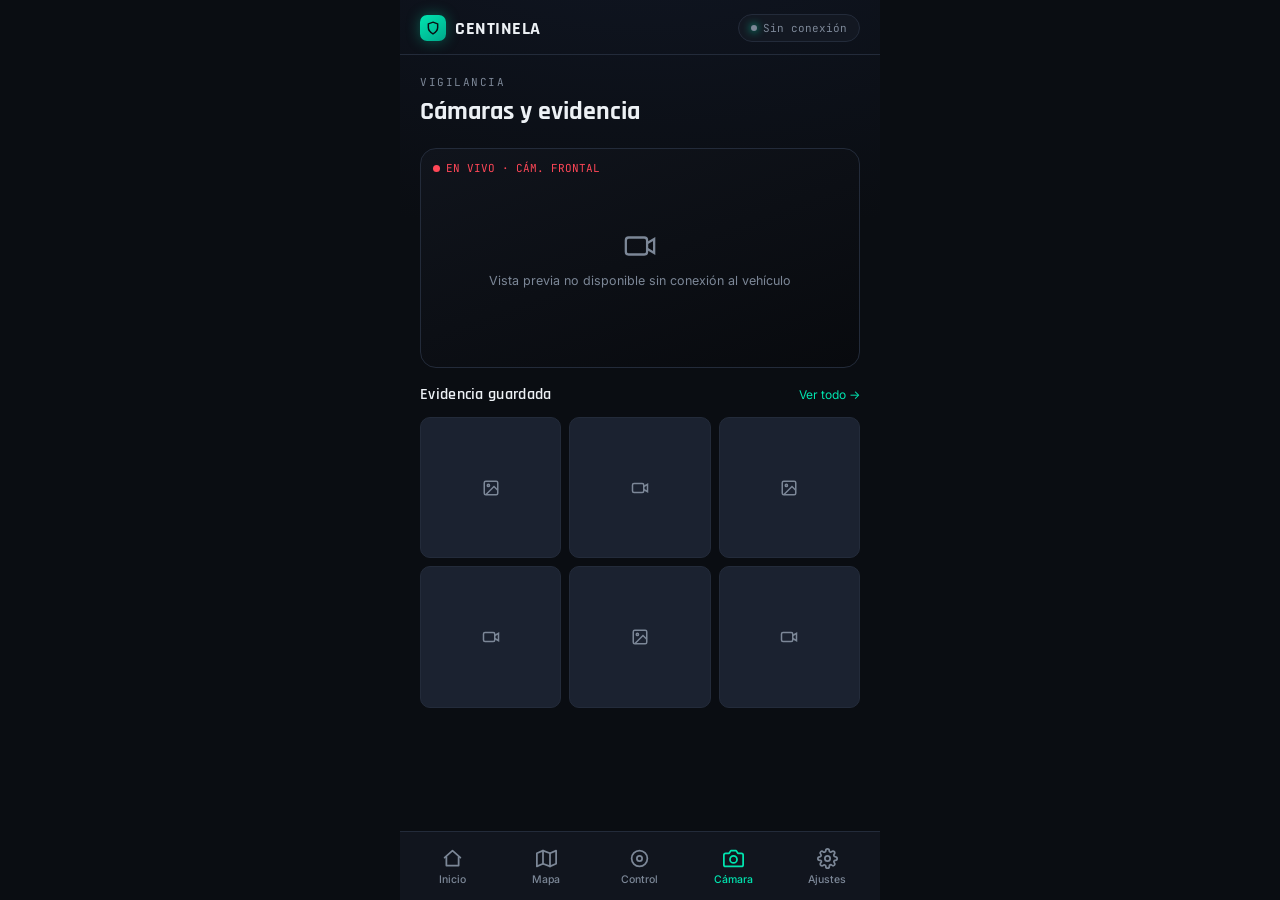
<file: Camara.html>
<!DOCTYPE html>
<html lang="es">
<head>
<meta charset="UTF-8">
<meta name="viewport" content="width=device-width, initial-scale=1, maximum-scale=1, user-scalable=no, viewport-fit=cover">
<meta name="theme-color" content="#0A0D12">
<title>Centinela — Cámara</title>
<link rel="manifest" href="manifest.json">
<link rel="preconnect" href="https://fonts.googleapis.com">
<link href="https://fonts.googleapis.com/css2?family=Rajdhani:wght@500;600;700&family=Inter:wght@400;500;600&family=JetBrains+Mono:wght@400;500;600&display=swap" rel="stylesheet">
<style>
:root{
  --bg:#0A0D12;
  --surface:#131822;
  --surface-2:#1B2230;
  --border:#232B3A;
  --text:#EDF1F5;
  --text-dim:#7C8797;
  --accent:#00E5B0;
  --accent-dim:#0A3D34;
  --danger:#FF4757;
  --danger-dim:#3D1219;
  --warn:#FFB020;
  --warn-dim:#3D2E0A;
  --radius:16px;
  --safe-top: env(safe-area-inset-top, 0px);
  --safe-bottom: env(safe-area-inset-bottom, 0px);
}
*{box-sizing:border-box; margin:0; padding:0; -webkit-tap-highlight-color:transparent;}
html,body{height:100%;}
body{
  background:var(--bg);
  color:var(--text);
  font-family:'Inter',sans-serif;
  overflow:hidden;
  -webkit-font-smoothing:antialiased;
}
@media (prefers-reduced-motion: reduce){
  *{animation-duration:0.001ms !important; animation-iteration-count:1 !important; transition-duration:0.001ms !important;}
}
.app{
  max-width:480px;
  margin:0 auto;
  height:100dvh;
  display:flex;
  flex-direction:column;
  position:relative;
  background:
    radial-gradient(1200px 600px at 50% -10%, #101623 0%, var(--bg) 55%);
}

/* ---------- Status bar ---------- */
.statusbar{
  padding:calc(14px + var(--safe-top)) 20px 12px;
  display:flex;
  align-items:center;
  justify-content:space-between;
  border-bottom:1px solid var(--border);
  flex-shrink:0;
}
.brand{display:flex; align-items:center; gap:9px;}
.brand-mark{
  width:26px; height:26px; border-radius:7px;
  background:linear-gradient(145deg, var(--accent), #00A88A);
  display:flex; align-items:center; justify-content:center;
  box-shadow:0 0 14px rgba(0,229,176,.35);
}
.brand-mark svg{width:14px; height:14px;}
.brand-name{font-family:'Rajdhani',sans-serif; font-weight:700; font-size:18px; letter-spacing:.5px;}
.status-pill{
  display:flex; align-items:center; gap:6px;
  padding:6px 12px;
  border-radius:999px;
  background:var(--surface);
  border:1px solid var(--border);
  font-family:'JetBrains Mono',monospace;
  font-size:11px;
  color:var(--text-dim);
}
.status-pill .dot{width:6px; height:6px; border-radius:50%; background:var(--accent); box-shadow:0 0 8px var(--accent);}

/* ---------- Screen content ---------- */
.screens{flex:1; overflow-y:auto; overflow-x:hidden; -webkit-overflow-scrolling:touch;}
.screen{padding:20px 20px calc(24px + var(--safe-bottom)); animation:fadein .25s ease;}
@keyframes fadein{from{opacity:0; transform:translateY(6px);} to{opacity:1; transform:translateY(0);}}

.eyebrow{
  font-family:'JetBrains Mono',monospace;
  font-size:11px;
  letter-spacing:1.5px;
  color:var(--text-dim);
  text-transform:uppercase;
  margin-bottom:6px;
}
h1.screen-title{font-family:'Rajdhani',sans-serif; font-weight:700; font-size:26px; margin-bottom:20px;}

/* ---------- Signature: Shield radar toggle ---------- */
.shield-wrap{
  position:relative;
  width:220px; height:220px;
  margin:6px auto 22px;
  display:flex; align-items:center; justify-content:center;
}
.ring{
  position:absolute; border-radius:50%;
  border:1px solid var(--border);
}
.ring.r1{width:100%; height:100%;}
.ring.r2{width:78%; height:78%;}
.ring.r3{width:56%; height:56%;}
.app[data-armed="true"] .ring{border-color:rgba(0,229,176,.25);}
.app[data-armed="true"] .ring.sweep{
  border-top-color:var(--accent);
  animation:spin 3.2s linear infinite;
}
.app[data-armed="false"] .ring.sweep{display:none;}
@keyframes spin{to{transform:rotate(360deg);}}

.shield-btn{
  position:relative; z-index:2;
  width:126px; height:126px;
  border-radius:50%;
  border:none;
  display:flex; flex-direction:column; align-items:center; justify-content:center;
  gap:4px;
  cursor:pointer;
  background:radial-gradient(circle at 35% 30%, var(--surface-2), var(--surface) 70%);
  box-shadow:inset 0 0 0 1px var(--border), 0 12px 30px rgba(0,0,0,.4);
  transition:box-shadow .3s ease, background .3s ease;
}
.app[data-armed="true"] .shield-btn{
  box-shadow:inset 0 0 0 1px rgba(0,229,176,.5), 0 0 40px rgba(0,229,176,.28), 0 12px 30px rgba(0,0,0,.4);
}
.shield-btn svg{width:36px; height:36px; stroke:var(--text-dim); transition:stroke .3s ease;}
.app[data-armed="true"] .shield-btn svg{stroke:var(--accent);}
.shield-label{font-family:'Rajdhani',sans-serif; font-weight:700; font-size:15px; letter-spacing:1px; color:var(--text-dim);}
.app[data-armed="true"] .shield-label{color:var(--accent);}
.shield-sub{
  text-align:center; font-size:13px; color:var(--text-dim); margin-bottom:26px;
}
.shield-sub b{color:var(--text); font-weight:600;}

/* ---------- Stat grid ---------- */
.grid{display:grid; grid-template-columns:1fr 1fr; gap:10px; margin-bottom:22px;}
.stat{
  background:var(--surface);
  border:1px solid var(--border);
  border-radius:var(--radius);
  padding:14px;
}
.stat-label{font-size:11px; color:var(--text-dim); margin-bottom:8px; display:flex; align-items:center; gap:6px;}
.stat-label svg{width:13px; height:13px; stroke:var(--text-dim);}
.stat-value{font-family:'JetBrains Mono',monospace; font-size:20px; font-weight:600;}
.stat-value.ok{color:var(--accent);}
.stat-value.warn{color:var(--warn);}
.stat-unit{font-size:12px; color:var(--text-dim); font-weight:400; margin-left:2px;}

/* ---------- Section header ---------- */
.section-head{display:flex; align-items:center; justify-content:space-between; margin-bottom:12px;}
.section-head h2{font-family:'Rajdhani',sans-serif; font-size:16px; font-weight:600; letter-spacing:.3px;}
.section-head a{font-size:12px; color:var(--accent); text-decoration:none;}

/* ---------- Event feed ---------- */
.event{
  display:flex; gap:12px; align-items:flex-start;
  padding:13px 0;
  border-bottom:1px solid var(--border);
}
.event:last-child{border-bottom:none;}
.event-icon{
  width:34px; height:34px; border-radius:10px; flex-shrink:0;
  display:flex; align-items:center; justify-content:center;
  background:var(--surface-2);
}
.event-icon svg{width:16px; height:16px;}
.event-icon.warn{background:var(--warn-dim);} .event-icon.warn svg{stroke:var(--warn);}
.event-icon.ok{background:var(--accent-dim);} .event-icon.ok svg{stroke:var(--accent);}
.event-icon.danger{background:var(--danger-dim);} .event-icon.danger svg{stroke:var(--danger);}
.event-body{flex:1;}
.event-title{font-size:13.5px; font-weight:500;}
.event-time{font-size:11.5px; color:var(--text-dim); margin-top:2px; font-family:'JetBrains Mono',monospace;}

/* ---------- Map screen ---------- */
.map-card{
  height:280px;
  border-radius:var(--radius);
  border:1px solid var(--border);
  background:
    linear-gradient(var(--surface), var(--surface)) padding-box,
    repeating-linear-gradient(0deg, transparent, transparent 27px, rgba(255,255,255,.03) 28px),
    repeating-linear-gradient(90deg, transparent, transparent 27px, rgba(255,255,255,.03) 28px);
  position:relative;
  overflow:hidden;
  margin-bottom:16px;
}
.map-pin{
  position:absolute; top:48%; left:52%;
  width:16px; height:16px; border-radius:50%;
  background:var(--accent);
  box-shadow:0 0 0 4px rgba(0,229,176,.18), 0 0 16px rgba(0,229,176,.5);
}
.map-pin::after{
  content:''; position:absolute; inset:-14px; border-radius:50%;
  border:1px solid rgba(0,229,176,.35);
  animation:pulse 2.2s ease-out infinite;
}
@keyframes pulse{0%{transform:scale(.4); opacity:.9;} 100%{transform:scale(1.8); opacity:0;}}
.map-geo{
  position:absolute; top:50%; left:50%; transform:translate(-50%,-50%);
  width:150px; height:150px; border-radius:50%;
  border:1.5px dashed rgba(124,135,151,.4);
}
.map-badge{
  position:absolute; bottom:12px; left:12px; right:12px;
  background:rgba(10,13,18,.75);
  backdrop-filter:blur(6px);
  border:1px solid var(--border);
  border-radius:12px;
  padding:10px 12px;
  font-family:'JetBrains Mono',monospace;
  font-size:11.5px;
  color:var(--text-dim);
}
.map-badge b{color:var(--text); font-weight:600;}

.list-row{
  display:flex; align-items:center; justify-content:space-between;
  padding:14px 16px;
  background:var(--surface);
  border:1px solid var(--border);
  border-radius:12px;
  margin-bottom:10px;
}
.list-row-label{font-size:13.5px; font-weight:500;}
.list-row-sub{font-size:11.5px; color:var(--text-dim); margin-top:2px;}

/* ---------- Toggle switch ---------- */
.switch{width:44px; height:26px; border-radius:999px; background:var(--surface-2); border:1px solid var(--border); position:relative; cursor:pointer; flex-shrink:0;}
.switch::after{content:''; position:absolute; top:2px; left:2px; width:20px; height:20px; border-radius:50%; background:var(--text-dim); transition:all .2s ease;}
.switch.on{background:var(--accent-dim); border-color:rgba(0,229,176,.4);}
.switch.on::after{transform:translateX(18px); background:var(--accent);}

/* ---------- Control grid ---------- */
.ctrl-grid{display:grid; grid-template-columns:1fr 1fr; gap:10px; margin-bottom:10px;}
.ctrl-btn{
  background:var(--surface);
  border:1px solid var(--border);
  border-radius:var(--radius);
  padding:16px 14px;
  display:flex; flex-direction:column; align-items:flex-start; gap:10px;
  cursor:pointer;
  color:var(--text);
  font-family:'Inter',sans-serif;
  transition:transform .12s ease, border-color .2s ease;
}
.ctrl-btn:active{transform:scale(.96);}
.ctrl-btn svg{width:20px; height:20px; stroke:var(--accent);}
.ctrl-btn span{font-size:13px; font-weight:500;}
.ctrl-btn.danger svg{stroke:var(--danger);}
.ctrl-btn.danger:active{border-color:var(--danger);}
.ctrl-btn.full{grid-column:1 / -1; flex-direction:row; align-items:center; justify-content:space-between;}

/* ---------- Camera screen ---------- */
.cam-feed{
  height:220px; border-radius:var(--radius); border:1px solid var(--border);
  background:linear-gradient(160deg, #10141c, #080a0e);
  display:flex; align-items:center; justify-content:center; flex-direction:column; gap:10px;
  margin-bottom:16px; position:relative; overflow:hidden;
}
.cam-feed .rec{
  position:absolute; top:12px; left:12px;
  display:flex; align-items:center; gap:6px;
  font-family:'JetBrains Mono',monospace; font-size:11px; color:var(--danger);
}
.cam-feed .rec .dot{width:7px; height:7px; border-radius:50%; background:var(--danger); animation:blink 1.4s infinite;}
@keyframes blink{50%{opacity:.2;}}
.cam-feed p{color:var(--text-dim); font-size:12.5px;}
.cam-feed svg{width:34px; height:34px; stroke:var(--text-dim);}

.gallery{display:grid; grid-template-columns:repeat(3,1fr); gap:8px;}
.gallery-item{
  aspect-ratio:1; border-radius:10px; background:var(--surface-2); border:1px solid var(--border);
  display:flex; align-items:center; justify-content:center;
}
.gallery-item svg{width:18px; height:18px; stroke:var(--text-dim);}

/* ---------- Settings ---------- */
.settings-group{margin-bottom:22px;}
.settings-group h3{font-family:'Rajdhani',sans-serif; font-size:13px; font-weight:600; letter-spacing:1px; text-transform:uppercase; color:var(--text-dim); margin-bottom:10px;}

/* ---------- Bottom nav ---------- */
.tabbar{
  flex-shrink:0;
  display:flex;
  border-top:1px solid var(--border);
  background:rgba(19,24,34,.85);
  backdrop-filter:blur(10px);
  padding:10px 6px calc(8px + var(--safe-bottom));
}
.tab{
  flex:1; display:flex; flex-direction:column; align-items:center; gap:4px;
  background:none; border:none; color:var(--text-dim); cursor:pointer;
  padding:6px 2px;
  text-decoration:none;
}
.tab svg{width:21px; height:21px; stroke:var(--text-dim); transition:stroke .2s ease;}
.tab span{font-size:10.5px; font-weight:500;}
.tab.active svg{stroke:var(--accent);}
.tab.active span{color:var(--accent);}

/* ---------- Toast ---------- */
.toast{
  position:fixed; left:50%; bottom:96px; transform:translateX(-50%) translateY(20px);
  background:var(--surface-2); border:1px solid var(--border);
  padding:11px 18px; border-radius:999px;
  font-size:12.5px; font-weight:500;
  opacity:0; pointer-events:none; transition:all .25s ease;
  max-width:90%; text-align:center;
  z-index:50;
}
.toast.show{opacity:1; transform:translateX(-50%) translateY(0);}

::-webkit-scrollbar{display:none;}

a, button{outline-offset:3px;}
a:focus-visible, button:focus-visible{outline:2px solid var(--accent);}
</style>
</head>
<body>

<div class="app" id="app">

  <div class="statusbar">
    <div class="brand">
      <div class="brand-mark">
        <svg viewBox="0 0 24 24" fill="none" stroke="#0A0D12" stroke-width="2.5"><path d="M12 2l8 3v6c0 5-3.4 8.4-8 11-4.6-2.6-8-6-8-11V5l8-3z"/></svg>
      </div>
      <div class="brand-name">CENTINELA</div>
    </div>
    <div class="status-pill"><span class="dot" id="statusDot"></span><span id="statusPillText">Sin conexión</span></div>
  </div>

  <div class="screens">
    <section class="screen" id="screen-camara">
      <div class="eyebrow">Vigilancia</div>
      <h1 class="screen-title">Cámaras y evidencia</h1>

      <div class="cam-feed">
        <div class="rec"><span class="dot"></span>EN VIVO · CÁM. FRONTAL</div>
        <svg viewBox="0 0 24 24" fill="none" stroke-width="1.6" stroke-linecap="round"><rect x="2" y="6" width="15" height="12" rx="2"/><path d="M17 10l5-3v10l-5-3"/></svg>
        <p>Vista previa no disponible sin conexión al vehículo</p>
      </div>

      <div class="section-head">
        <h2>Evidencia guardada</h2>
        <a href="#">Ver todo →</a>
      </div>
      <div class="gallery">
        <div class="gallery-item"><svg viewBox="0 0 24 24" fill="none" stroke-width="2"><rect x="3" y="3" width="18" height="18" rx="2"/><circle cx="8.5" cy="8.5" r="1.5"/><path d="M21 15l-5-5L5 21"/></svg></div>
        <div class="gallery-item"><svg viewBox="0 0 24 24" fill="none" stroke-width="2"><rect x="2" y="6" width="15" height="12" rx="2"/><path d="M17 10l5-3v10l-5-3"/></svg></div>
        <div class="gallery-item"><svg viewBox="0 0 24 24" fill="none" stroke-width="2"><rect x="3" y="3" width="18" height="18" rx="2"/><circle cx="8.5" cy="8.5" r="1.5"/><path d="M21 15l-5-5L5 21"/></svg></div>
        <div class="gallery-item"><svg viewBox="0 0 24 24" fill="none" stroke-width="2"><rect x="2" y="6" width="15" height="12" rx="2"/><path d="M17 10l5-3v10l-5-3"/></svg></div>
        <div class="gallery-item"><svg viewBox="0 0 24 24" fill="none" stroke-width="2"><rect x="3" y="3" width="18" height="18" rx="2"/><circle cx="8.5" cy="8.5" r="1.5"/><path d="M21 15l-5-5L5 21"/></svg></div>
        <div class="gallery-item"><svg viewBox="0 0 24 24" fill="none" stroke-width="2"><rect x="2" y="6" width="15" height="12" rx="2"/><path d="M17 10l5-3v10l-5-3"/></svg></div>
      </div>
    </section>
  </div>

  <nav class="tabbar">
    <a class="tab" href="inicio.html">
      <svg viewBox="0 0 24 24" fill="none" stroke-width="2" stroke-linecap="round" stroke-linejoin="round"><path d="M3 11l9-8 9 8"/><path d="M5 10v10h14V10"/></svg>
      <span>Inicio</span>
    </a>
    <a class="tab" href="mapa.html">
      <svg viewBox="0 0 24 24" fill="none" stroke-width="2" stroke-linecap="round" stroke-linejoin="round"><path d="M1 6l7-3 8 3 7-3v15l-7 3-8-3-7 3z"/><path d="M8 3v15M16 6v15"/></svg>
      <span>Mapa</span>
    </a>
    <a class="tab" href="control.html">
      <svg viewBox="0 0 24 24" fill="none" stroke-width="2" stroke-linecap="round" stroke-linejoin="round"><circle cx="12" cy="12" r="9"/><circle cx="12" cy="12" r="3"/></svg>
      <span>Control</span>
    </a>
    <a class="tab active" href="camara.html">
      <svg viewBox="0 0 24 24" fill="none" stroke-width="2" stroke-linecap="round" stroke-linejoin="round"><path d="M23 19a2 2 0 01-2 2H3a2 2 0 01-2-2V8a2 2 0 012-2h4l2-3h6l2 3h4a2 2 0 012 2z"/><circle cx="12" cy="13" r="4"/></svg>
      <span>Cámara</span>
    </a>
    <a class="tab" href="ajustes.html">
      <svg viewBox="0 0 24 24" fill="none" stroke-width="2" stroke-linecap="round" stroke-linejoin="round"><circle cx="12" cy="12" r="3"/><path d="M19.4 15a1.65 1.65 0 00.33 1.82l.06.06a2 2 0 11-2.83 2.83l-.06-.06a1.65 1.65 0 00-1.82-.33 1.65 1.65 0 00-1 1.51V21a2 2 0 01-4 0v-.09A1.65 1.65 0 009 19.4a1.65 1.65 0 00-1.82.33l-.06.06a2 2 0 11-2.83-2.83l.06-.06A1.65 1.65 0 005 15a1.65 1.65 0 00-1.51-1H3a2 2 0 010-4h.09A1.65 1.65 0 004.6 9a1.65 1.65 0 00-.33-1.82l-.06-.06a2 2 0 112.83-2.83l.06.06A1.65 1.65 0 009 4.6a1.65 1.65 0 001-1.51V3a2 2 0 014 0v.09a1.65 1.65 0 001 1.51 1.65 1.65 0 001.82-.33l.06-.06a2 2 0 112.83 2.83l-.06.06A1.65 1.65 0 0019.4 9a1.65 1.65 0 001.51 1H21a2 2 0 010 4h-.09a1.65 1.65 0 00-1.51 1z"/></svg>
      <span>Ajustes</span>
    </a>
  </nav>

  <div class="toast" id="toast"></div>
</div>

<script>
// ---------- Toggle armar/desarmar (solo existe en inicio.html) ----------
const app = document.getElementById('app');
const shieldBtn = document.getElementById('shieldBtn');

if (shieldBtn) {
  const shieldLabel = document.getElementById('shieldLabel');
  const shieldSubState = document.getElementById('shieldSubState');
  const statusPillText = document.getElementById('statusPillText');

  shieldBtn.addEventListener('click', () => {
    const armed = app.dataset.armed === 'true';
    const next = !armed;
    app.dataset.armed = String(next);
    shieldBtn.setAttribute('aria-pressed', String(next));
    shieldLabel.textContent = next ? 'ARMADO' : 'DESARMADO';
    shieldSubState.textContent = next ? 'activo' : 'en pausa';
    statusPillText.textContent = next ? 'ARMADO' : 'DESARMADO';
    toast(next ? 'Vehículo armado' : 'Vehículo desarmado');
  });
}

// ---------- Switches genéricos (presentes en varias páginas) ----------
document.querySelectorAll('.switch').forEach(sw => {
  sw.addEventListener('click', () => sw.classList.toggle('on'));
});

// ---------- Toast ----------
let toastTimer;
function toast(msg) {
  const el = document.getElementById('toast');
  if (!el) return;
  el.textContent = msg;
  el.classList.add('show');
  clearTimeout(toastTimer);
  toastTimer = setTimeout(() => el.classList.remove('show'), 2200);
}

// ---------- Confirmación de apagado remoto (solo en control.html) ----------
function confirmStop() {
  if (confirm('¿Apagar el motor de forma remota? Esta acción solo se ejecuta si el vehículo está detenido.')) {
    toast('Solicitud de apagado enviada');
  }
}

// ==========================================================================
// Estado de conexión Bluetooth con el vehículo (solo lectura en esta página)
// ==========================================================================
const BLE_SERVICE    = '12345678-1234-5678-1234-56789abcdef0';
const BLE_STATUS_CHAR = '12345678-1234-5678-1234-56789abcdef2';
let bleDevice = null;

function setStatusPill(connected, armed) {
  const dot = document.getElementById('statusDot');
  const text = document.getElementById('statusPillText');
  if (!text) return;
  if (!connected) {
    text.textContent = 'Sin conexión';
    if (dot) dot.style.background = 'var(--text-dim)';
    return;
  }
  text.textContent = armed ? 'ARMADO' : 'DESARMADO';
  if (dot) dot.style.background = 'var(--accent)';
}

async function tryReconnectBLE() {
  if (!navigator.bluetooth || !navigator.bluetooth.getDevices) { setStatusPill(false); return; }
  try {
    const devices = await navigator.bluetooth.getDevices();
    if (!devices.length) { setStatusPill(false); return; }
    bleDevice = devices[0];
    const server = await bleDevice.gatt.connect();
    const service = await server.getPrimaryService(BLE_SERVICE);
    const statusChar = await service.getCharacteristic(BLE_STATUS_CHAR);
    await statusChar.startNotifications();
    statusChar.addEventListener('characteristicvaluechanged', (e) => {
      try {
        const s = JSON.parse(new TextDecoder().decode(e.target.value));
        setStatusPill(true, s.armed);
      } catch (err) {}
    });
    bleDevice.addEventListener('gattserverdisconnected', () => setStatusPill(false));
    setStatusPill(true, true);
  } catch (err) {
    setStatusPill(false);
  }
}
window.addEventListener('load', tryReconnectBLE);

// ---------- Registro del Service Worker ----------
if ('serviceWorker' in navigator) {
  window.addEventListener('load', () => {
    navigator.serviceWorker.register('sw.js').catch(() => {});
  });
}
</script>
</body>
</html>
</file>
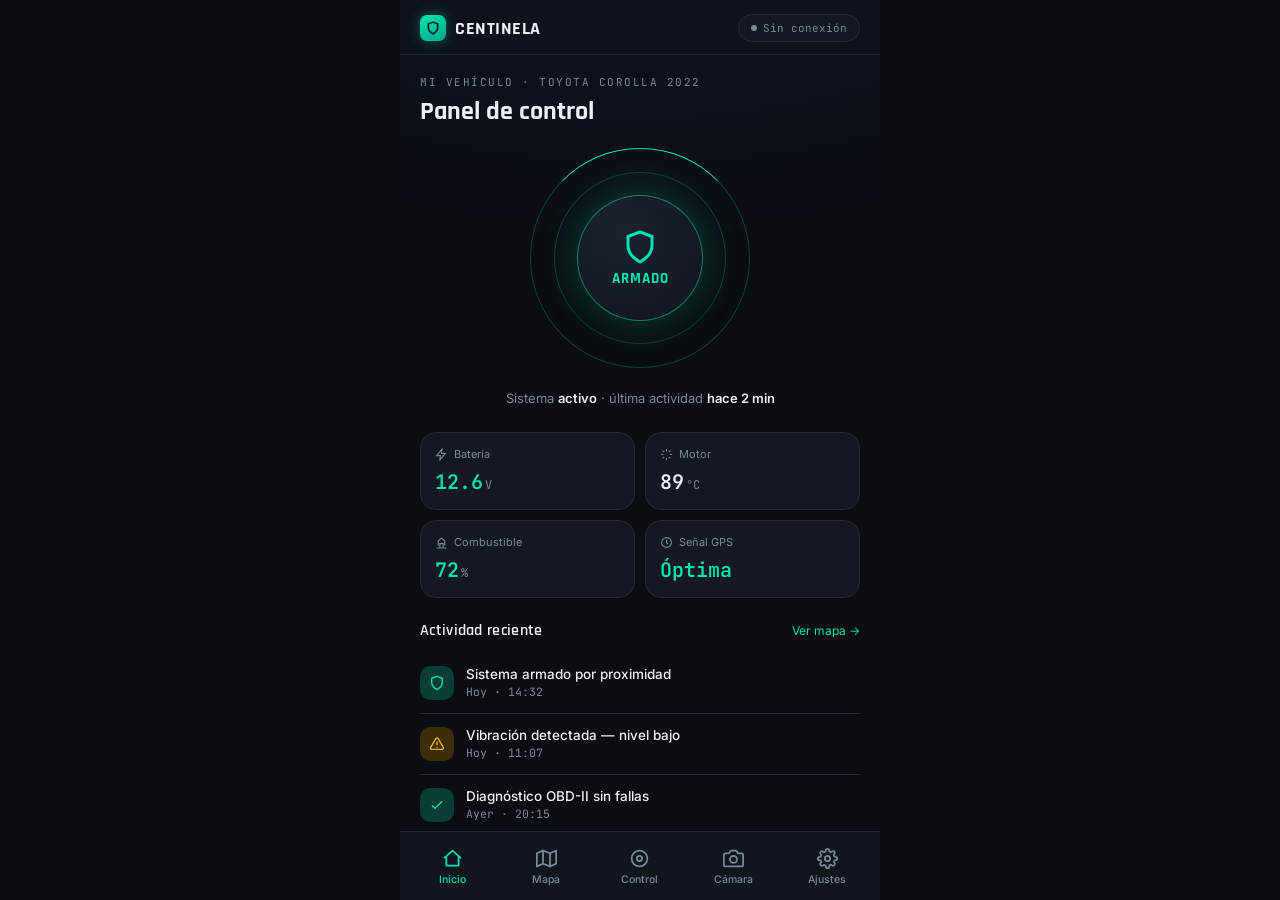
<file: inicio.html>
<!DOCTYPE html>
<html lang="es">
<head>
<meta charset="UTF-8">
<meta name="viewport" content="width=device-width, initial-scale=1, maximum-scale=1, user-scalable=no, viewport-fit=cover">
<meta name="theme-color" content="#0A0D12">
<title>Centinela</title>
<link rel="manifest" href="manifest.json">
<link rel="preconnect" href="https://fonts.googleapis.com">
<link href="https://fonts.googleapis.com/css2?family=Rajdhani:wght@500;600;700&family=Inter:wght@400;500;600&family=JetBrains+Mono:wght@400;500;600&display=swap" rel="stylesheet">
<style>
/* ===== Estilos (sin cambios respecto al original) ===== */
:root{
  --bg:#0A0D12; --surface:#131822; --surface-2:#1B2230; --border:#232B3A;
  --text:#EDF1F5; --text-dim:#7C8797; --accent:#00E5B0; --accent-dim:#0A3D34;
  --danger:#FF4757; --danger-dim:#3D1219; --warn:#FFB020; --warn-dim:#3D2E0A;
  --radius:16px; --safe-top: env(safe-area-inset-top, 0px); --safe-bottom: env(safe-area-inset-bottom, 0px);
}
*{box-sizing:border-box; margin:0; padding:0; -webkit-tap-highlight-color:transparent;}
html,body{height:100%;}
body{background:var(--bg); color:var(--text); font-family:'Inter',sans-serif; overflow:hidden; -webkit-font-smoothing:antialiased;}
@media (prefers-reduced-motion: reduce){*{animation-duration:.001ms !important; animation-iteration-count:1 !important; transition-duration:.001ms !important;}}
.app{max-width:480px; margin:0 auto; height:100dvh; display:flex; flex-direction:column; position:relative;
  background:radial-gradient(1200px 600px at 50% -10%, #101623 0%, var(--bg) 55%);}
.statusbar{padding:calc(14px + var(--safe-top)) 20px 12px; display:flex; align-items:center; justify-content:space-between; border-bottom:1px solid var(--border); flex-shrink:0;}
.brand{display:flex; align-items:center; gap:9px;}
.brand-mark{width:26px; height:26px; border-radius:7px; background:linear-gradient(145deg, var(--accent), #00A88A); display:flex; align-items:center; justify-content:center; box-shadow:0 0 14px rgba(0,229,176,.35);}
.brand-mark svg{width:14px; height:14px;}
.brand-name{font-family:'Rajdhani',sans-serif; font-weight:700; font-size:18px; letter-spacing:.5px;}
.status-pill{display:flex; align-items:center; gap:6px; padding:6px 12px; border-radius:999px; background:var(--surface); border:1px solid var(--border); font-family:'JetBrains Mono',monospace; font-size:11px; color:var(--text-dim); cursor:pointer;}
.status-pill .dot{width:6px; height:6px; border-radius:50%; background:var(--text-dim); transition:background .2s ease, box-shadow .2s ease;}
.status-pill.on .dot{background:var(--accent); box-shadow:0 0 8px var(--accent);}
.status-pill.warn .dot{background:var(--warn); box-shadow:0 0 8px var(--warn);}

.screens{flex:1; overflow-y:auto; overflow-x:hidden; -webkit-overflow-scrolling:touch; position:relative;}
.screen{display:none; padding:20px 20px calc(24px + var(--safe-bottom));}
.screen.active{display:block; animation:fadein .22s ease;}
@keyframes fadein{from{opacity:0; transform:translateY(6px);} to{opacity:1; transform:translateY(0);}}

.eyebrow{font-family:'JetBrains Mono',monospace; font-size:11px; letter-spacing:1.5px; color:var(--text-dim); text-transform:uppercase; margin-bottom:6px;}
h1.screen-title{font-family:'Rajdhani',sans-serif; font-weight:700; font-size:26px; margin-bottom:20px;}

.shield-wrap{position:relative; width:220px; height:220px; margin:6px auto 22px; display:flex; align-items:center; justify-content:center;}
.ring{position:absolute; border-radius:50%; border:1px solid var(--border);}
.ring.r1{width:100%; height:100%;} .ring.r2{width:78%; height:78%;} .ring.r3{width:56%; height:56%;}
.app[data-armed="true"] .ring{border-color:rgba(0,229,176,.25);}
.app[data-armed="true"] .ring.sweep{border-top-color:var(--accent); animation:spin 3.2s linear infinite;}
.app[data-armed="false"] .ring.sweep{display:none;}
@keyframes spin{to{transform:rotate(360deg);}}
.shield-btn{position:relative; z-index:2; width:126px; height:126px; border-radius:50%; border:none; display:flex; flex-direction:column; align-items:center; justify-content:center; gap:4px; cursor:pointer;
  background:radial-gradient(circle at 35% 30%, var(--surface-2), var(--surface) 70%); box-shadow:inset 0 0 0 1px var(--border), 0 12px 30px rgba(0,0,0,.4); transition:box-shadow .3s ease, background .3s ease;}
.app[data-armed="true"] .shield-btn{box-shadow:inset 0 0 0 1px rgba(0,229,176,.5), 0 0 40px rgba(0,229,176,.28), 0 12px 30px rgba(0,0,0,.4);}
.shield-btn svg{width:36px; height:36px; stroke:var(--text-dim); transition:stroke .3s ease;}
.app[data-armed="true"] .shield-btn svg{stroke:var(--accent);}
.shield-label{font-family:'Rajdhani',sans-serif; font-weight:700; font-size:15px; letter-spacing:1px; color:var(--text-dim);}
.app[data-armed="true"] .shield-label{color:var(--accent);}
.shield-sub{text-align:center; font-size:13px; color:var(--text-dim); margin-bottom:26px;}
.shield-sub b{color:var(--text); font-weight:600;}

.grid{display:grid; grid-template-columns:1fr 1fr; gap:10px; margin-bottom:22px;}
.stat{background:var(--surface); border:1px solid var(--border); border-radius:var(--radius); padding:14px;}
.stat-label{font-size:11px; color:var(--text-dim); margin-bottom:8px; display:flex; align-items:center; gap:6px;}
.stat-label svg{width:13px; height:13px; stroke:var(--text-dim);}
.stat-value{font-family:'JetBrains Mono',monospace; font-size:20px; font-weight:600;}
.stat-value.ok{color:var(--accent);} .stat-value.warn{color:var(--warn);}
.stat-unit{font-size:12px; color:var(--text-dim); font-weight:400; margin-left:2px;}

.section-head{display:flex; align-items:center; justify-content:space-between; margin-bottom:12px;}
.section-head h2{font-family:'Rajdhani',sans-serif; font-size:16px; font-weight:600; letter-spacing:.3px;}
.section-head a{font-size:12px; color:var(--accent); text-decoration:none; cursor:pointer;}

.event{display:flex; gap:12px; align-items:flex-start; padding:13px 0; border-bottom:1px solid var(--border);}
.event:last-child{border-bottom:none;}
.event-icon{width:34px; height:34px; border-radius:10px; flex-shrink:0; display:flex; align-items:center; justify-content:center; background:var(--surface-2);}
.event-icon svg{width:16px; height:16px;}
.event-icon.warn{background:var(--warn-dim);} .event-icon.warn svg{stroke:var(--warn);}
.event-icon.ok{background:var(--accent-dim);} .event-icon.ok svg{stroke:var(--accent);}
.event-icon.danger{background:var(--danger-dim);} .event-icon.danger svg{stroke:var(--danger);}
.event-body{flex:1;}
.event-title{font-size:13.5px; font-weight:500;}
.event-time{font-size:11.5px; color:var(--text-dim); margin-top:2px; font-family:'JetBrains Mono',monospace;}

.map-card{height:280px; border-radius:var(--radius); border:1px solid var(--border);
  background:linear-gradient(var(--surface), var(--surface)) padding-box, repeating-linear-gradient(0deg, transparent, transparent 27px, rgba(255,255,255,.03) 28px), repeating-linear-gradient(90deg, transparent, transparent 27px, rgba(255,255,255,.03) 28px);
  position:relative; overflow:hidden; margin-bottom:16px;}
.map-pin{position:absolute; top:48%; left:52%; width:16px; height:16px; border-radius:50%; background:var(--accent); box-shadow:0 0 0 4px rgba(0,229,176,.18), 0 0 16px rgba(0,229,176,.5);}
.map-pin::after{content:''; position:absolute; inset:-14px; border-radius:50%; border:1px solid rgba(0,229,176,.35); animation:pulse 2.2s ease-out infinite;}
@keyframes pulse{0%{transform:scale(.4); opacity:.9;} 100%{transform:scale(1.8); opacity:0;}}
.map-geo{position:absolute; top:50%; left:50%; transform:translate(-50%,-50%); width:150px; height:150px; border-radius:50%; border:1.5px dashed rgba(124,135,151,.4);}
.map-badge{position:absolute; bottom:12px; left:12px; right:12px; background:rgba(10,13,18,.75); backdrop-filter:blur(6px); border:1px solid var(--border); border-radius:12px; padding:10px 12px; font-family:'JetBrains Mono',monospace; font-size:11.5px; color:var(--text-dim);}
.map-badge b{color:var(--text); font-weight:600;}

.list-row{display:flex; align-items:center; justify-content:space-between; padding:14px 16px; background:var(--surface); border:1px solid var(--border); border-radius:12px; margin-bottom:10px;}
.list-row-label{font-size:13.5px; font-weight:500;}
.list-row-sub{font-size:11.5px; color:var(--text-dim); margin-top:2px;}

.switch{width:44px; height:26px; border-radius:999px; background:var(--surface-2); border:1px solid var(--border); position:relative; cursor:pointer; flex-shrink:0;}
.switch::after{content:''; position:absolute; top:2px; left:2px; width:20px; height:20px; border-radius:50%; background:var(--text-dim); transition:all .2s ease;}
.switch.on{background:var(--accent-dim); border-color:rgba(0,229,176,.4);}
.switch.on::after{transform:translateX(18px); background:var(--accent);}

.ctrl-grid{display:grid; grid-template-columns:1fr 1fr; gap:10px; margin-bottom:10px;}
.ctrl-btn{background:var(--surface); border:1px solid var(--border); border-radius:var(--radius); padding:16px 14px; display:flex; flex-direction:column; align-items:flex-start; gap:10px; cursor:pointer; color:var(--text); font-family:'Inter',sans-serif; transition:transform .12s ease, border-color .2s ease, opacity .2s ease;}
.ctrl-btn:active{transform:scale(.96);}
.ctrl-btn svg{width:20px; height:20px; stroke:var(--accent);}
.ctrl-btn span{font-size:13px; font-weight:500;}
.ctrl-btn.danger svg{stroke:var(--danger);}
.ctrl-btn.danger:active{border-color:var(--danger);}
.ctrl-btn.full{grid-column:1 / -1; flex-direction:row; align-items:center; justify-content:space-between;}
/* Los botones NUNCA se deshabilitan, solo muestran error si no hay BLE */
.ctrl-btn.disabled, .segmented-btn.disabled, .light-item.disabled, .window-btns button.disabled{opacity:.4; pointer-events:none;}

.cam-feed{height:220px; border-radius:var(--radius); border:1px solid var(--border); background:linear-gradient(160deg, #10141c, #080a0e); display:flex; align-items:center; justify-content:center; flex-direction:column; gap:10px; margin-bottom:16px; position:relative; overflow:hidden;}
.cam-feed .rec{position:absolute; top:12px; left:12px; display:flex; align-items:center; gap:6px; font-family:'JetBrains Mono',monospace; font-size:11px; color:var(--danger);}
.cam-feed .rec .dot{width:7px; height:7px; border-radius:50%; background:var(--danger); animation:blink 1.4s infinite;}
@keyframes blink{50%{opacity:.2;}}
.cam-feed p{color:var(--text-dim); font-size:12.5px;}
.cam-feed svg{width:34px; height:34px; stroke:var(--text-dim);}
.gallery{display:grid; grid-template-columns:repeat(3,1fr); gap:8px;}
.gallery-item{aspect-ratio:1; border-radius:10px; background:var(--surface-2); border:1px solid var(--border); display:flex; align-items:center; justify-content:center;}
.gallery-item svg{width:18px; height:18px; stroke:var(--text-dim);}

.settings-group{margin-bottom:22px;}
.settings-group h3{font-family:'Rajdhani',sans-serif; font-size:13px; font-weight:600; letter-spacing:1px; text-transform:uppercase; color:var(--text-dim); margin-bottom:10px;}
.settings-note{font-size:11.5px; color:var(--text-dim); margin-bottom:12px; line-height:1.5;}

.tabbar{flex-shrink:0; display:flex; border-top:1px solid var(--border); background:rgba(19,24,34,.85); backdrop-filter:blur(10px); padding:10px 6px calc(8px + var(--safe-bottom));}
.tab{flex:1; display:flex; flex-direction:column; align-items:center; gap:4px; background:none; border:none; color:var(--text-dim); cursor:pointer; padding:6px 2px; text-decoration:none;}
.tab svg{width:21px; height:21px; stroke:var(--text-dim); transition:stroke .2s ease;}
.tab span{font-size:10.5px; font-weight:500;}
.tab.active svg{stroke:var(--accent);}
.tab.active span{color:var(--accent);}

.toast{position:fixed; left:50%; bottom:96px; transform:translateX(-50%) translateY(20px); background:var(--surface-2); border:1px solid var(--border); padding:11px 18px; border-radius:999px; font-size:12.5px; font-weight:500; opacity:0; pointer-events:none; transition:all .25s ease; max-width:90%; text-align:center; z-index:60;}
.toast.show{opacity:1; transform:translateX(-50%) translateY(0);}

::-webkit-scrollbar{display:none;}
a, button{outline-offset:3px;}
a:focus-visible, button:focus-visible{outline:2px solid var(--accent);}

.key-link{display:flex; align-items:center; gap:12px; background:var(--surface); border:1px solid var(--border); border-radius:var(--radius); padding:14px 16px; margin-bottom:20px; cursor:pointer;}
.key-link-icon{width:38px; height:38px; border-radius:11px; flex-shrink:0; background:var(--surface-2); display:flex; align-items:center; justify-content:center;}
.key-link-icon svg{width:18px; height:18px; stroke:var(--accent);}
.beam{display:flex; gap:4px; align-items:center;}
.beam-dot{width:5px; height:5px; border-radius:50%; background:var(--accent); opacity:.25; animation:beamPulse 1.4s infinite;}
.beam-dot:nth-child(2){animation-delay:.18s;} .beam-dot:nth-child(3){animation-delay:.36s;}
@keyframes beamPulse{0%,100%{opacity:.25; transform:scale(.75);} 50%{opacity:1; transform:scale(1.2);}}
.key-link-status{flex:1;}
.key-link-title{font-size:13.5px; font-weight:600;}
.key-link-sub{font-size:11.5px; color:var(--text-dim); margin-top:2px; font-family:'JetBrains Mono',monospace;}

.segmented{display:flex; background:var(--surface); border:1px solid var(--border); border-radius:14px; padding:4px; gap:4px; margin-bottom:18px;}
.segmented-btn{flex:1; display:flex; align-items:center; justify-content:center; gap:7px; padding:11px; border:none; background:transparent; border-radius:10px; color:var(--text-dim); font-family:'Inter',sans-serif; font-size:13px; font-weight:500; cursor:pointer; transition:background .25s ease, color .25s ease, box-shadow .25s ease;}
.segmented-btn svg{width:15px; height:15px; stroke:currentColor; transition:stroke .25s ease;}
.segmented-btn.active{background:var(--accent-dim); color:var(--accent); box-shadow:inset 0 0 0 1px rgba(0,229,176,.3);}
.segmented-btn:active{transform:scale(.97);}

.window-row{display:flex; gap:10px; margin-bottom:18px;}
.window-card{flex:1; display:flex; align-items:center; gap:10px; background:var(--surface); border:1px solid var(--border); border-radius:var(--radius); padding:13px;}
.window-visual{width:28px; height:46px; border-radius:6px; border:1.5px solid var(--border); background:var(--surface-2); position:relative; overflow:hidden; flex-shrink:0;}
.window-glass{position:absolute; bottom:0; left:0; right:0; background:linear-gradient(180deg, rgba(0,229,176,.65), rgba(0,229,176,.18)); transition:height .5s cubic-bezier(.4,0,.2,1);}
.window-info{flex:1; min-width:0;}
.window-label{font-size:12px; font-weight:500;}
.window-pct{font-family:'JetBrains Mono',monospace; font-size:11px; color:var(--text-dim); margin-top:2px;}
.window-btns{display:flex; flex-direction:column; gap:5px;}
.window-btns button{width:28px; height:24px; border-radius:7px; border:1px solid var(--border); background:var(--surface-2); display:flex; align-items:center; justify-content:center; cursor:pointer; transition:transform .12s ease, background .2s ease;}
.window-btns button svg{width:12px; height:12px; stroke:var(--text);}
.window-btns button:active{transform:scale(.85); background:var(--accent-dim);}

.light-grid{display:grid; grid-template-columns:repeat(4, 1fr); gap:8px; margin-bottom:10px;}
.light-item{display:flex; flex-direction:column; align-items:center; gap:7px; background:var(--surface); border:1px solid var(--border); border-radius:13px; padding:12px 6px; cursor:pointer; color:var(--text-dim); transition:all .25s ease; position:relative;}
.light-item-icon{width:30px; height:30px; border-radius:50%; background:var(--surface-2); display:flex; align-items:center; justify-content:center; transition:all .3s ease;}
.light-item-icon svg{width:15px; height:15px; stroke:var(--text-dim); transition:stroke .3s ease;}
.light-item-label{font-size:10.5px; font-weight:500; text-align:center; line-height:1.2;}
.light-item.on{border-color:rgba(255,176,32,.4);}
.light-item.on .light-item-icon{background:var(--warn-dim); box-shadow:0 0 14px rgba(255,176,32,.5);}
.light-item.on .light-item-icon svg{stroke:var(--warn);}
.light-item.on .light-item-label{color:var(--text);}
.light-item.fault{border-color:rgba(255,71,87,.5);}
.light-item.fault .light-item-icon{background:var(--danger-dim);}
.light-item.fault .light-item-icon svg{stroke:var(--danger);}
.light-item.fault::after{content:'!'; position:absolute; top:6px; right:8px; width:15px; height:15px; border-radius:50%; background:var(--danger); color:#fff; font-size:10px; font-weight:700; display:flex; align-items:center; justify-content:center; animation:blink 1.4s infinite;}
.fault-banner{display:flex; align-items:center; gap:10px; background:var(--danger-dim); border:1px solid rgba(255,71,87,.4); border-radius:12px; padding:12px 14px; margin-bottom:12px; font-size:12.5px; font-weight:500; color:var(--text);}
.fault-banner svg{width:18px; height:18px; stroke:var(--danger); flex-shrink:0;}

/* ---------- Proximidad ---------- */
.proximity-meter{background:var(--surface); border:1px solid var(--border); border-radius:var(--radius); padding:14px 16px; margin-bottom:10px;}
.proximity-meter-top{display:flex; justify-content:space-between; align-items:baseline; margin-bottom:10px;}
.proximity-meter-val{font-family:'JetBrains Mono',monospace; font-size:13px; color:var(--text-dim);}
.range{width:100%; -webkit-appearance:none; height:4px; border-radius:999px; background:var(--surface-2); outline:none;}
.range::-webkit-slider-thumb{-webkit-appearance:none; width:18px; height:18px; border-radius:50%; background:var(--accent); box-shadow:0 0 10px rgba(0,229,176,.5); cursor:pointer;}
.range-labels{display:flex; justify-content:space-between; font-size:10.5px; color:var(--text-dim); margin-top:6px;}

/* ---------- Overlay de bloqueo / modales ---------- */
.overlay{position:fixed; inset:0; background:rgba(6,8,12,.92); backdrop-filter:blur(6px); display:flex; align-items:center; justify-content:center; z-index:100; padding:24px;}
.overlay[hidden]{display:none;}
.lock-card, .modal-card{width:100%; max-width:340px; background:var(--surface); border:1px solid var(--border); border-radius:20px; padding:26px 22px; text-align:center;}
.lock-icon{width:64px; height:64px; border-radius:50%; margin:0 auto 16px; background:var(--accent-dim); display:flex; align-items:center; justify-content:center;}
.lock-icon svg{width:30px; height:30px; stroke:var(--accent);}
.lock-title{font-family:'Rajdhani',sans-serif; font-weight:700; font-size:19px; margin-bottom:6px;}
.lock-sub{font-size:12.5px; color:var(--text-dim); margin-bottom:20px; line-height:1.5;}
.btn-primary{width:100%; padding:13px; border-radius:12px; border:none; background:var(--accent); color:#04241d; font-weight:700; font-size:14px; cursor:pointer; margin-bottom:10px;}
.btn-secondary{width:100%; padding:13px; border-radius:12px; border:1px solid var(--border); background:transparent; color:var(--text-dim); font-weight:600; font-size:13px; cursor:pointer;}
.pin-dots{display:flex; justify-content:center; gap:12px; margin-bottom:18px;}
.pin-dots span{width:13px; height:13px; border-radius:50%; border:1.5px solid var(--border); background:transparent; transition:background .15s ease, border-color .15s ease;}
.pin-dots span.filled{background:var(--accent); border-color:var(--accent);}
.pin-pad{display:grid; grid-template-columns:repeat(3,1fr); gap:10px; margin-bottom:14px;}
.pin-pad button{padding:16px 0; border-radius:12px; border:1px solid var(--border); background:var(--surface-2); color:var(--text); font-size:18px; font-weight:600; cursor:pointer;}
.pin-pad button:active{background:var(--accent-dim);}
.pin-error{color:var(--danger); font-size:12px; min-height:16px; margin-bottom:8px;}
</style>
</head>
<body>

<div class="app" data-armed="true" id="app">

  <div class="statusbar">
    <div class="brand">
      <div class="brand-mark"><svg viewBox="0 0 24 24" fill="none" stroke="#0A0D12" stroke-width="2.5"><path d="M12 2l8 3v6c0 5-3.4 8.4-8 11-4.6-2.6-8-6-8-11V5l8-3z"/></svg></div>
      <div class="brand-name">CENTINELA</div>
    </div>
    <div class="status-pill" id="statusPill" onclick="pairPhoneSecure()"><span class="dot" id="statusDot"></span><span id="statusPillText">Sin conexión</span></div>
  </div>

  <div class="screens">

    <!-- ===================== INICIO ===================== -->
    <section class="screen" id="screen-inicio" data-screen="inicio">
      <div class="eyebrow">Mi vehículo · Toyota Corolla 2022</div>
      <h1 class="screen-title">Panel de control</h1>
      <div class="shield-wrap">
        <div class="ring r1 sweep"></div><div class="ring r2"></div><div class="ring r3"></div>
        <button class="shield-btn" id="shieldBtn" aria-pressed="true">
          <svg viewBox="0 0 24 24" fill="none" stroke-width="2" stroke-linecap="round" stroke-linejoin="round"><path d="M12 2l8 3v6c0 5-3.4 8.4-8 11-4.6-2.6-8-6-8-11V5l8-3z"/></svg>
          <span class="shield-label" id="shieldLabel">ARMADO</span>
        </button>
      </div>
      <p class="shield-sub">Sistema <b id="shieldSubState">activo</b> · última actividad <b id="lastActivity">hace 2 min</b></p>
      <div class="grid">
        <div class="stat"><div class="stat-label"><svg viewBox="0 0 24 24" fill="none" stroke-width="2"><path d="M13 2L3 14h7l-1 8 10-12h-7l1-8z"/></svg>Batería</div><div class="stat-value ok">12.6<span class="stat-unit">V</span></div></div>
        <div class="stat"><div class="stat-label"><svg viewBox="0 0 24 24" fill="none" stroke-width="2"><path d="M12 2v4M12 18v4M4.9 4.9l2.8 2.8M16.3 16.3l2.8 2.8M2 12h4M18 12h4M4.9 19.1l2.8-2.8M16.3 7.7l2.8-2.8"/></svg>Motor</div><div class="stat-value">89<span class="stat-unit">°C</span></div></div>
        <div class="stat"><div class="stat-label"><svg viewBox="0 0 24 24" fill="none" stroke-width="2"><path d="M3 22h18M6 18V9l6-5 6 5v9M9 22V14h6v8"/></svg>Combustible</div><div class="stat-value ok">72<span class="stat-unit">%</span></div></div>
        <div class="stat"><div class="stat-label"><svg viewBox="0 0 24 24" fill="none" stroke-width="2"><circle cx="12" cy="12" r="9"/><path d="M12 7v5l3 3"/></svg>Señal GPS</div><div class="stat-value ok">Óptima</div></div>
      </div>
      <div class="section-head"><h2>Actividad reciente</h2><a data-goto="mapa">Ver mapa →</a></div>
      <div id="eventFeed">
        <div class="event"><div class="event-icon ok"><svg viewBox="0 0 24 24" fill="none" stroke-width="2" stroke-linecap="round"><path d="M12 2l8 3v6c0 5-3.4 8.4-8 11-4.6-2.6-8-6-8-11V5l8-3z"/></svg></div><div class="event-body"><div class="event-title">Sistema armado por proximidad</div><div class="event-time">Hoy · 14:32</div></div></div>
        <div class="event"><div class="event-icon warn"><svg viewBox="0 0 24 24" fill="none" stroke-width="2" stroke-linecap="round"><path d="M12 9v4M12 17h.01M10.3 3.9L2.5 17a2 2 0 001.7 3h15.6a2 2 0 001.7-3L13.7 3.9a2 2 0 00-3.4 0z"/></svg></div><div class="event-body"><div class="event-title">Vibración detectada — nivel bajo</div><div class="event-time">Hoy · 11:07</div></div></div>
        <div class="event"><div class="event-icon ok"><svg viewBox="0 0 24 24" fill="none" stroke-width="2" stroke-linecap="round"><path d="M5 13l4 4L19 7"/></svg></div><div class="event-body"><div class="event-title">Diagnóstico OBD-II sin fallas</div><div class="event-time">Ayer · 20:15</div></div></div>
      </div>
    </section>

    <!-- ===================== MAPA ===================== -->
    <section class="screen" id="screen-mapa" data-screen="mapa">
      <div class="eyebrow">Ubicación</div>
      <h1 class="screen-title">Rastreo GPS</h1>
      <div class="map-card"><div class="map-geo"></div><div class="map-pin"></div><div class="map-badge">Av. Amazonas y Naciones Unidas · <b>0 km/h</b> · estacionado</div></div>
      <div class="list-row"><div><div class="list-row-label">Geocerca "Casa"</div><div class="list-row-sub">Radio 150 m · notificar al salir</div></div><div class="switch on"></div></div>
      <div class="list-row"><div><div class="list-row-label">Alerta de exceso de velocidad</div><div class="list-row-sub">Límite: 100 km/h</div></div><div class="switch on"></div></div>
      <div class="list-row"><div><div class="list-row-label">Compartir ubicación</div><div class="list-row-sub">Con 2 contactos de confianza</div></div><div class="switch"></div></div>
      <div class="section-head" style="margin-top:8px;"><h2>Historial de recorridos</h2></div>
      <div class="event"><div class="event-icon ok"><svg viewBox="0 0 24 24" fill="none" stroke-width="2" stroke-linecap="round"><circle cx="12" cy="12" r="3"/><path d="M12 2v4M12 18v4"/></svg></div><div class="event-body"><div class="event-title">Casa → Oficina · 12.4 km</div><div class="event-time">Hoy · 08:14 – 08:41</div></div></div>
      <div class="event"><div class="event-icon ok"><svg viewBox="0 0 24 24" fill="none" stroke-width="2" stroke-linecap="round"><circle cx="12" cy="12" r="3"/><path d="M12 2v4M12 18v4"/></svg></div><div class="event-body"><div class="event-title">Oficina → Casa · 13.1 km</div><div class="event-time">Ayer · 18:20 – 18:52</div></div></div>
    </section>

    <!-- ===================== CONTROL ===================== -->
    <section class="screen" id="screen-control" data-screen="control">
      <div class="eyebrow">Control remoto</div>
      <h1 class="screen-title">Acciones rápidas</h1>

      <div class="key-link" id="keyLinkCard" onclick="pairPhoneSecure()">
        <div class="key-link-icon"><svg viewBox="0 0 24 24" fill="none" stroke-width="2" stroke-linecap="round" stroke-linejoin="round"><rect x="7" y="2" width="10" height="20" rx="2"/><path d="M11 18h2"/></svg></div>
        <div class="beam" id="beam" style="opacity:.35"><span class="beam-dot"></span><span class="beam-dot"></span><span class="beam-dot"></span></div>
        <div class="key-link-icon"><svg viewBox="0 0 24 24" fill="none" stroke-width="2" stroke-linecap="round" stroke-linejoin="round"><path d="M12 2l8 3v6c0 5-3.4 8.4-8 11-4.6-2.6-8-6-8-11V5l8-3z"/></svg></div>
        <div class="key-link-status">
          <div class="key-link-title" id="keyLinkTitle">Toca para vincular por Bluetooth</div>
          <div class="key-link-sub" id="keyLinkSub">Sin conexión</div>
        </div>
      </div>

      <div class="section-head"><h2>Seguros</h2></div>
      <div class="segmented">
        <button class="segmented-btn active" id="lockBtnClosed" onclick="setLock(true)"><svg viewBox="0 0 24 24" fill="none" stroke-width="2" stroke-linecap="round"><rect x="5" y="11" width="14" height="10" rx="2"/><path d="M8 11V7a4 4 0 018 0v4"/></svg>Cerrado</button>
        <button class="segmented-btn" id="lockBtnOpen" onclick="setLock(false)"><svg viewBox="0 0 24 24" fill="none" stroke-width="2" stroke-linecap="round"><rect x="5" y="11" width="14" height="10" rx="2"/><path d="M8 11V7a4 4 0 017.6-1.8"/></svg>Abierto</button>
      </div>

      <div class="section-head"><h2>Vidrios</h2></div>
      <div class="window-row">
        <div class="window-card">
          <div class="window-visual"><div class="window-glass" id="glassL" style="height:35%"></div></div>
          <div class="window-info"><div class="window-label">Delanteros</div><div class="window-pct" id="pctL">35%</div></div>
          <div class="window-btns">
            <button onclick="moveWindow('L',15)" aria-label="Subir vidrio delantero"><svg viewBox="0 0 24 24" fill="none" stroke-width="2.5" stroke-linecap="round" stroke-linejoin="round"><path d="M12 19V5M6 11l6-6 6 6"/></svg></button>
            <button onclick="moveWindow('L',-15)" aria-label="Bajar vidrio delantero"><svg viewBox="0 0 24 24" fill="none" stroke-width="2.5" stroke-linecap="round" stroke-linejoin="round"><path d="M12 5v14M6 13l6 6 6-6"/></svg></button>
          </div>
        </div>
        <div class="window-card">
          <div class="window-visual"><div class="window-glass" id="glassR" style="height:35%"></div></div>
          <div class="window-info"><div class="window-label">Traseros</div><div class="window-pct" id="pctR">35%</div></div>
          <div class="window-btns">
            <button onclick="moveWindow('R',15)" aria-label="Subir vidrio trasero"><svg viewBox="0 0 24 24" fill="none" stroke-width="2.5" stroke-linecap="round" stroke-linejoin="round"><path d="M12 19V5M6 11l6-6 6 6"/></svg></button>
            <button onclick="moveWindow('R',-15)" aria-label="Bajar vidrio trasero"><svg viewBox="0 0 24 24" fill="none" stroke-width="2.5" stroke-linecap="round" stroke-linejoin="round"><path d="M12 5v14M6 13l6 6 6-6"/></svg></button>
          </div>
        </div>
      </div>

      <div class="section-head"><h2>Luces</h2></div>
      <div id="lightFaultBanner" class="fault-banner" style="display:none;">
        <svg viewBox="0 0 24 24" fill="none" stroke-width="2" stroke-linecap="round"><path d="M12 9v4M12 17h.01M10.3 3.9L2.5 17a2 2 0 001.7 3h15.6a2 2 0 001.7-3L13.7 3.9a2 2 0 00-3.4 0z"/></svg>
        <span id="lightFaultText"></span>
      </div>
      <div class="light-grid">
        <button class="light-item" data-id="LOWBEAM" onclick="toggleLight('LOWBEAM')"><span class="light-item-icon"><svg viewBox="0 0 24 24" fill="none" stroke-width="2" stroke-linecap="round"><path d="M3 12h4M17 12h4M8 6l2.5 2.5M8 18l2.5-2.5"/><circle cx="12" cy="12" r="3"/></svg></span><span class="light-item-label">Bajas</span></button>
        <button class="light-item" data-id="HIGHBEAM" onclick="toggleLight('HIGHBEAM')"><span class="light-item-icon"><svg viewBox="0 0 24 24" fill="none" stroke-width="2" stroke-linecap="round"><path d="M2 12h5M17 6l2 2M17 18l2-2"/><circle cx="12" cy="12" r="3"/><path d="M17 12h5"/></svg></span><span class="light-item-label">Altas</span></button>
        <button class="light-item" data-id="TURN_L" onclick="toggleLight('TURN_L')"><span class="light-item-icon"><svg viewBox="0 0 24 24" fill="none" stroke-width="2" stroke-linecap="round" stroke-linejoin="round"><path d="M15 5l-7 7 7 7"/></svg></span><span class="light-item-label">Direcc. izq.</span></button>
        <button class="light-item" data-id="TURN_R" onclick="toggleLight('TURN_R')"><span class="light-item-icon"><svg viewBox="0 0 24 24" fill="none" stroke-width="2" stroke-linecap="round" stroke-linejoin="round"><path d="M9 5l7 7-7 7"/></svg></span><span class="light-item-label">Direcc. der.</span></button>
        <button class="light-item" data-id="BRAKE" onclick="toggleLight('BRAKE')"><span class="light-item-icon"><svg viewBox="0 0 24 24" fill="none" stroke-width="2" stroke-linecap="round"><circle cx="12" cy="12" r="8"/><circle cx="12" cy="12" r="3"/></svg></span><span class="light-item-label">Freno</span></button>
        <button class="light-item" data-id="REVERSE" onclick="toggleLight('REVERSE')"><span class="light-item-icon"><svg viewBox="0 0 24 24" fill="none" stroke-width="2" stroke-linecap="round" stroke-linejoin="round"><path d="M7 7l-4 5 4 5M3 12h13a5 5 0 000-10"/></svg></span><span class="light-item-label">Reversa</span></button>
        <button class="light-item" data-id="FOG" onclick="toggleLight('FOG')"><span class="light-item-icon"><svg viewBox="0 0 24 24" fill="none" stroke-width="2" stroke-linecap="round"><path d="M3 8h18M3 12h18M3 16h12"/></svg></span><span class="light-item-label">Antiniebla</span></button>
        <button class="light-item" data-id="PARK" onclick="toggleLight('PARK')"><span class="light-item-icon"><svg viewBox="0 0 24 24" fill="none" stroke-width="2" stroke-linecap="round"><rect x="4" y="10" width="16" height="8" rx="2"/><path d="M8 10V7a4 4 0 018 0v3"/></svg></span><span class="light-item-label">Parqueo</span></button>
      </div>

      <div class="section-head"><h2>Otras acciones</h2></div>
      <div class="ctrl-grid">
        <button class="ctrl-btn" onclick="sendCmd('TRUNK', 'Maletero abierto')"><svg viewBox="0 0 24 24" fill="none" stroke-width="2" stroke-linecap="round"><path d="M3 10l2-6h14l2 6M3 10h18M3 10v9a1 1 0 001 1h1a1 1 0 001-1v-1h12v1a1 1 0 001 1h1a1 1 0 001-1v-9"/></svg><span>Abrir maletero</span></button>
        <button class="ctrl-btn" onclick="sendCmd('HORN', 'Buscando vehículo — sirena breve')"><svg viewBox="0 0 24 24" fill="none" stroke-width="2" stroke-linecap="round"><path d="M12 2C8 2 5 5 5 9c0 5 7 13 7 13s7-8 7-13c0-4-3-7-7-7z"/><circle cx="12" cy="9" r="2.3"/></svg><span>Encontrar auto</span></button>
        <button class="ctrl-btn" onclick="sendCmd('START_ENGINE', 'Arranque remoto iniciado')"><svg viewBox="0 0 24 24" fill="none" stroke-width="2" stroke-linecap="round"><path d="M13 2L3 14h7l-1 8 10-12h-7l1-8z"/></svg><span>Arranque remoto</span></button>
        <button class="ctrl-btn full danger" onclick="sendCmd('HORN', 'Sirena activada')">
          <span style="display:flex; align-items:center; gap:10px;"><svg viewBox="0 0 24 24" fill="none" stroke-width="2" stroke-linecap="round"><path d="M18 8a6 6 0 00-12 0c0 7-3 9-3 9h18s-3-2-3-9"/><path d="M13.7 21a2 2 0 01-3.4 0"/></svg><span>Sirena de emergencia</span></span>
          <svg viewBox="0 0 24 24" fill="none" stroke-width="2" stroke-linecap="round" style="width:16px; height:16px; stroke:var(--text-dim);"><path d="M9 18l6-6-6-6"/></svg>
        </button>
        <button class="ctrl-btn full danger" onclick="confirmStop()">
          <span style="display:flex; align-items:center; gap:10px;"><svg viewBox="0 0 24 24" fill="none" stroke-width="2" stroke-linecap="round"><circle cx="12" cy="12" r="9"/><path d="M9 9l6 6M15 9l-6 6"/></svg><span>Apagado remoto del motor</span></span>
          <svg viewBox="0 0 24 24" fill="none" stroke-width="2" stroke-linecap="round" style="width:16px; height:16px; stroke:var(--text-dim);"><path d="M9 18l6-6-6-6"/></svg>
        </button>
      </div>
      <p style="font-size:11.5px; color:var(--text-dim); text-align:center; margin-top:4px;">El apagado remoto solo se ejecuta con el vehículo detenido y el freno de mano activado.</p>
    </section>

    <!-- ===================== CÁMARA ===================== -->
    <section class="screen" id="screen-camara" data-screen="camara">
      <div class="eyebrow">Vigilancia</div>
      <h1 class="screen-title">Cámaras y evidencia</h1>
      <div class="cam-feed">
        <div class="rec"><span class="dot"></span>EN VIVO · CÁM. FRONTAL</div>
        <svg viewBox="0 0 24 24" fill="none" stroke-width="1.6" stroke-linecap="round"><rect x="2" y="6" width="15" height="12" rx="2"/><path d="M17 10l5-3v10l-5-3"/></svg>
        <p>Vista previa no disponible sin conexión al vehículo</p>
      </div>
      <div class="section-head"><h2>Evidencia guardada</h2><a>Ver todo →</a></div>
      <div class="gallery">
        <div class="gallery-item"><svg viewBox="0 0 24 24" fill="none" stroke-width="2"><rect x="3" y="3" width="18" height="18" rx="2"/><circle cx="8.5" cy="8.5" r="1.5"/><path d="M21 15l-5-5L5 21"/></svg></div>
        <div class="gallery-item"><svg viewBox="0 0 24 24" fill="none" stroke-width="2"><rect x="2" y="6" width="15" height="12" rx="2"/><path d="M17 10l5-3v10l-5-3"/></svg></div>
        <div class="gallery-item"><svg viewBox="0 0 24 24" fill="none" stroke-width="2"><rect x="3" y="3" width="18" height="18" rx="2"/><circle cx="8.5" cy="8.5" r="1.5"/><path d="M21 15l-5-5L5 21"/></svg></div>
        <div class="gallery-item"><svg viewBox="0 0 24 24" fill="none" stroke-width="2"><rect x="2" y="6" width="15" height="12" rx="2"/><path d="M17 10l5-3v10l-5-3"/></svg></div>
        <div class="gallery-item"><svg viewBox="0 0 24 24" fill="none" stroke-width="2"><rect x="3" y="3" width="18" height="18" rx="2"/><circle cx="8.5" cy="8.5" r="1.5"/><path d="M21 15l-5-5L5 21"/></svg></div>
        <div class="gallery-item"><svg viewBox="0 0 24 24" fill="none" stroke-width="2"><rect x="2" y="6" width="15" height="12" rx="2"/><path d="M17 10l5-3v10l-5-3"/></svg></div>
      </div>
    </section>

    <!-- ===================== AJUSTES ===================== -->
    <section class="screen" id="screen-ajustes" data-screen="ajustes">
      <div class="eyebrow">Configuración</div>
      <h1 class="screen-title">Ajustes</h1>

      <div class="settings-group">
        <h3>Seguridad de acceso</h3>
        <div class="list-row">
          <div><div class="list-row-label">Desbloquear app con huella / rostro</div><div class="list-row-sub" id="bioStatusSub">Usa el lector de tu teléfono</div></div>
          <div class="switch" id="switchBiometric" onclick="AppLock.toggleBiometric(this)"></div>
        </div>
        <div class="list-row" onclick="AppLock.openPinSetup()" style="cursor:pointer;">
          <div><div class="list-row-label">PIN de respaldo</div><div class="list-row-sub" id="pinStatusSub">No configurado</div></div>
          <span style="color:var(--text-dim); font-size:13px;">›</span>
        </div>
        <p class="settings-note">La huella/rostro y el PIN se usan para abrir la app y también para vincular o desvincular un teléfono por Bluetooth — así nadie puede tocar tu alarma con solo tener el celular en la mano.</p>
      </div>

      <div class="settings-group">
        <h3>Proximidad / presencia</h3>
        <div class="list-row">
          <div><div class="list-row-label">Armar/desarmar automático</div><div class="list-row-sub">Según la fuerza de señal Bluetooth con el vehículo</div></div>
          <div class="switch" id="switchProximity" onclick="Proximity.toggle(this)"></div>
        </div>
        <div class="proximity-meter">
          <div class="proximity-meter-top"><span class="list-row-label">Sensibilidad / distancia</span><span class="proximity-meter-val" id="proximityValLabel">Media</span></div>
          <input type="range" min="1" max="5" value="3" step="1" class="range" id="proximitySlider" oninput="Proximity.setSensitivity(this.value)">
          <div class="range-labels"><span>Muy cerca</span><span>Lejos</span></div>
        </div>
        <div class="proximity-meter" id="proximityLiveCard" style="display:none;">
          <div class="proximity-meter-top"><span class="list-row-label">Señal actual</span><span class="proximity-meter-val" id="proximityRssiLabel">— dBm</span></div>
        </div>
        <p class="settings-note">Solo funciona mientras la app está abierta en tu teléfono (limitación de Bluetooth en navegadores, no se puede vigilar con la pantalla apagada o la app cerrada).</p>
      </div>

      <div class="settings-group">
        <h3>Sonidos</h3>
        <div class="list-row">
          <div><div class="list-row-label">Sonidos de la app</div><div class="list-row-sub">Confirmaciones al armar, cerrar seguros, etc.</div></div>
          <div class="switch on" id="switchSound" onclick="Sound.toggle(this)"></div>
        </div>
      </div>

      <div class="settings-group">
        <h3>Modos especiales</h3>
        <div class="list-row"><div><div class="list-row-label">Modo valet</div><div class="list-row-sub">Limita velocidad y bloquea el maletero</div></div><div class="switch"></div></div>
        <div class="list-row"><div><div class="list-row-label">Modo taller</div><div class="list-row-sub">Desactiva sensores durante mantenimiento</div></div><div class="switch"></div></div>
        <div class="list-row"><div><div class="list-row-label">Modo niños</div><div class="list-row-sub">Alerta si queda alguien dentro del vehículo</div></div><div class="switch on"></div></div>
      </div>

      <div class="settings-group">
        <h3>Sensores</h3>
        <div class="list-row"><div><div class="list-row-label">Sensibilidad de impacto</div><div class="list-row-sub">Ajuste automático por IA activado</div></div><div class="switch on"></div></div>
        <div class="list-row"><div><div class="list-row-label">Detección de inclinación</div><div class="list-row-sub">Alerta si se usa gato hidráulico</div></div><div class="switch on"></div></div>
      </div>

      <div class="settings-group">
        <h3>Cuenta</h3>
        <div class="list-row"><div><div class="list-row-label">Usuarios y permisos</div><div class="list-row-sub">2 conductores con perfil propio</div></div><span style="color:var(--text-dim); font-size:13px;">›</span></div>
        <div class="list-row"><div><div class="list-row-label">Código de emergencia</div><div class="list-row-sub">Desactiva la alarma sin conexión</div></div><span style="color:var(--text-dim); font-size:13px;">›</span></div>
      </div>

      <div class="settings-group">
        <h3>Teléfonos vinculados</h3>
        <p class="settings-note">Solo 2 teléfonos pueden vincularse al vehículo por Bluetooth. Necesitas estar conectado con uno ya autorizado para agregar o quitar teléfonos.</p>
        <div class="list-row" onclick="pairNewPhone()" style="cursor:pointer;"><div><div class="list-row-label">Vincular un teléfono nuevo</div><div class="list-row-sub">Abre el segundo espacio por 60 segundos</div></div><span style="color:var(--text-dim); font-size:13px;">›</span></div>
        <div class="list-row" onclick="forgetPhonesSecure()" style="cursor:pointer;"><div><div class="list-row-label" style="color:var(--danger);">Olvidar todos los teléfonos</div><div class="list-row-sub">Libera los 2 espacios para volver a vincular</div></div><span style="color:var(--text-dim); font-size:13px;">›</span></div>
      </div>
    </section>
  </div>

  <nav class="tabbar" id="tabbar">
    <a class="tab active" data-screen="inicio" href="#inicio"><svg viewBox="0 0 24 24" fill="none" stroke-width="2" stroke-linecap="round" stroke-linejoin="round"><path d="M3 11l9-8 9 8"/><path d="M5 10v10h14V10"/></svg><span>Inicio</span></a>
    <a class="tab" data-screen="mapa" href="#mapa"><svg viewBox="0 0 24 24" fill="none" stroke-width="2" stroke-linecap="round" stroke-linejoin="round"><path d="M1 6l7-3 8 3 7-3v15l-7 3-8-3-7 3z"/><path d="M8 3v15M16 6v15"/></svg><span>Mapa</span></a>
    <a class="tab" data-screen="control" href="#control"><svg viewBox="0 0 24 24" fill="none" stroke-width="2" stroke-linecap="round" stroke-linejoin="round"><circle cx="12" cy="12" r="9"/><circle cx="12" cy="12" r="3"/></svg><span>Control</span></a>
    <a class="tab" data-screen="camara" href="#camara"><svg viewBox="0 0 24 24" fill="none" stroke-width="2" stroke-linecap="round" stroke-linejoin="round"><path d="M23 19a2 2 0 01-2 2H3a2 2 0 01-2-2V8a2 2 0 012-2h4l2-3h6l2 3h4a2 2 0 012 2z"/><circle cx="12" cy="13" r="4"/></svg><span>Cámara</span></a>
    <a class="tab" data-screen="ajustes" href="#ajustes"><svg viewBox="0 0 24 24" fill="none" stroke-width="2" stroke-linecap="round" stroke-linejoin="round"><circle cx="12" cy="12" r="3"/><path d="M19.4 15a1.65 1.65 0 00.33 1.82l.06.06a2 2 0 11-2.83 2.83l-.06-.06a1.65 1.65 0 00-1.82-.33 1.65 1.65 0 00-1 1.51V21a2 2 0 01-4 0v-.09A1.65 1.65 0 009 19.4a1.65 1.65 0 00-1.82.33l-.06.06a2 2 0 11-2.83-2.83l.06-.06A1.65 1.65 0 005 15a1.65 1.65 0 00-1.51-1H3a2 2 0 010-4h.09A1.65 1.65 0 004.6 9a1.65 1.65 0 00-.33-1.82l-.06-.06a2 2 0 112.83-2.83l.06.06A1.65 1.65 0 009 4.6a1.65 1.65 0 001-1.51V3a2 2 0 014 0v.09a1.65 1.65 0 001 1.51 1.65 1.65 0 001.82-.33l.06-.06a2 2 0 112.83 2.83l-.06.06A1.65 1.65 0 0019.4 9a1.65 1.65 0 001.51 1H21a2 2 0 010 4h-.09a1.65 1.65 0 00-1.51 1z"/></svg><span>Ajustes</span></a>
  </nav>

  <div class="toast" id="toast"></div>
</div>

<!-- ===================== Overlay: bloqueo de la app ===================== -->
<div class="overlay" id="lockOverlay" hidden>
  <div class="lock-card">
    <div class="lock-icon"><svg viewBox="0 0 24 24" fill="none" stroke-width="2" stroke-linecap="round" stroke-linejoin="round"><path d="M12 2l8 3v6c0 5-3.4 8.4-8 11-4.6-2.6-8-6-8-11V5l8-3z"/></svg></div>
    <div class="lock-title">Centinela bloqueado</div>
    <div class="lock-sub">Usa tu huella o rostro para continuar</div>
    <button class="btn-primary" onclick="AppLock.tryBiometricUnlock()">Desbloquear con huella / rostro</button>
    <button class="btn-secondary" onclick="AppLock.openPinEntry()">Usar PIN</button>
  </div>
</div>

<!-- ===================== Overlay: confirmación con PIN (desbloqueo o vincular) ===================== -->
<div class="overlay" id="pinOverlay" hidden>
  <div class="modal-card">
    <div class="lock-title" id="pinOverlayTitle">Ingresa tu PIN</div>
    <div class="lock-sub" id="pinOverlaySub">Por seguridad, confirma con tu PIN</div>
    <div class="pin-dots" id="pinDots"><span></span><span></span><span></span><span></span></div>
    <div class="pin-error" id="pinError"></div>
    <div class="pin-pad" id="pinPad">
      <button onclick="AppLock.pinPress(1)">1</button><button onclick="AppLock.pinPress(2)">2</button><button onclick="AppLock.pinPress(3)">3</button>
      <button onclick="AppLock.pinPress(4)">4</button><button onclick="AppLock.pinPress(5)">5</button><button onclick="AppLock.pinPress(6)">6</button>
      <button onclick="AppLock.pinPress(7)">7</button><button onclick="AppLock.pinPress(8)">8</button><button onclick="AppLock.pinPress(9)">9</button>
      <button></button><button onclick="AppLock.pinPress(0)">0</button><button onclick="AppLock.pinBackspace()">⌫</button>
    </div>
    <button class="btn-secondary" onclick="AppLock.closePinOverlay()">Cancelar</button>
  </div>
</div>

<script>
// ==========================================================================
// UUIDs — deben coincidir con centinela_firmware.ino
// ==========================================================================
const BLE_SERVICE    = '12345678-1234-5678-1234-56789abcdef0';
const BLE_CMD_CHAR    = '12345678-1234-5678-1234-56789abcdef1';
const BLE_STATUS_CHAR = '12345678-1234-5678-1234-56789abcdef2';

const app = document.getElementById('app');

// ==========================================================================
// Toast
// ==========================================================================
let toastTimer;
function toast(msg) {
  const el = document.getElementById('toast');
  if (!el) return;
  el.textContent = msg;
  el.classList.add('show');
  clearTimeout(toastTimer);
  toastTimer = setTimeout(() => el.classList.remove('show'), 2200);
}

// ==========================================================================
// Router SPA
// ==========================================================================
const VALID_SCREENS = ['inicio','mapa','control','camara','ajustes'];
function showScreen(name, push = true) {
  if (!VALID_SCREENS.includes(name)) name = 'inicio';
  document.querySelectorAll('.screen').forEach(s => s.classList.toggle('active', s.dataset.screen === name));
  document.querySelectorAll('.tab').forEach(t => t.classList.toggle('active', t.dataset.screen === name));
  if (push) history.pushState({ screen: name }, '', '#' + name);
  Sound.play('tap');
}
document.querySelectorAll('.tab, [data-goto]').forEach(el => {
  el.addEventListener('click', (e) => {
    e.preventDefault();
    showScreen(el.dataset.screen || el.dataset.goto);
  });
});
window.addEventListener('popstate', (e) => showScreen(e.state && e.state.screen ? e.state.screen : 'inicio', false));
showScreen((location.hash || '#inicio').slice(1), false);
history.replaceState({ screen: (location.hash || '#inicio').slice(1) }, '');

// ==========================================================================
// Sonidos
// ==========================================================================
const Sound = {
  ctx: null,
  enabled: localStorage.getItem('centinela_sound') !== 'off',
  ensureCtx() { if (!this.ctx) this.ctx = new (window.AudioContext || window.webkitAudioContext)(); return this.ctx; },
  beep(freq, dur, type = 'sine', gain = 0.05) {
    if (!this.enabled) return;
    try {
      const ctx = this.ensureCtx();
      const osc = ctx.createOscillator();
      const g = ctx.createGain();
      osc.type = type; osc.frequency.value = freq;
      g.gain.value = gain;
      osc.connect(g); g.connect(ctx.destination);
      osc.start();
      g.gain.exponentialRampToValueAtTime(0.0001, ctx.currentTime + dur);
      osc.stop(ctx.currentTime + dur);
    } catch (err) { /* audio no disponible */ }
  },
  play(name) {
    switch (name) {
      case 'tap': this.beep(500, .04, 'sine', .02); break;
      case 'arm': this.beep(880, .12); this.beep(1180, .12); break;
      case 'disarm': this.beep(660, .12); break;
      case 'lock': this.beep(740, .08); break;
      case 'unlock': this.beep(520, .08); break;
      case 'connect': this.beep(600, .08); this.beep(900, .12); break;
      case 'disconnect': this.beep(400, .18, 'sawtooth', .03); break;
      case 'error': this.beep(220, .22, 'square', .04); break;
      case 'ok': this.beep(760, .1); break;
    }
  },
  toggle(el) {
    this.enabled = !this.enabled;
    el.classList.toggle('on', this.enabled);
    localStorage.setItem('centinela_sound', this.enabled ? 'on' : 'off');
    if (this.enabled) this.play('ok');
  }
};
document.getElementById('switchSound').classList.toggle('on', Sound.enabled);

// ==========================================================================
// Bloqueo de la app (sin modo demo)
// ==========================================================================
const AppLock = {
  biometricEnabled: localStorage.getItem('centinela_bio') === 'on',
  credentialId: localStorage.getItem('centinela_cred_id'),
  pinHash: localStorage.getItem('centinela_pin_hash'),
  pendingResolve: null,
  pinBuffer: '',

  async sha256(text) {
    const buf = await crypto.subtle.digest('SHA-256', new TextEncoder().encode(text));
    return Array.from(new Uint8Array(buf)).map(b => b.toString(16).padStart(2, '0')).join('');
  },

  supportsWebAuthn() {
    return window.PublicKeyCredential && navigator.credentials;
  },

  refreshSettingsUI() {
    document.getElementById('switchBiometric').classList.toggle('on', this.biometricEnabled);
    document.getElementById('bioStatusSub').textContent = this.biometricEnabled ? 'Activo en este teléfono' : 'Usa el lector de tu teléfono';
    document.getElementById('pinStatusSub').textContent = this.pinHash ? 'Configurado' : 'No configurado';
  },

  async toggleBiometric(el) {
    if (this.biometricEnabled) {
      this.biometricEnabled = false;
      localStorage.setItem('centinela_bio', 'off');
      this.refreshSettingsUI();
      return;
    }
    if (!this.supportsWebAuthn()) {
      toast('Este navegador no soporta desbloqueo biométrico');
      return;
    }
    try {
      const cred = await navigator.credentials.create({
        publicKey: {
          challenge: crypto.getRandomValues(new Uint8Array(32)),
          rp: { name: 'Centinela' },
          user: { id: crypto.getRandomValues(new Uint8Array(16)), name: 'conductor', displayName: 'Conductor' },
          pubKeyCredParams: [{ type: 'public-key', alg: -7 }, { type: 'public-key', alg: -257 }],
          authenticatorSelection: { authenticatorAttachment: 'platform', userVerification: 'required' },
          timeout: 60000
        }
      });
      this.credentialId = btoa(String.fromCharCode(...new Uint8Array(cred.rawId)));
      localStorage.setItem('centinela_cred_id', this.credentialId);
      this.biometricEnabled = true;
      localStorage.setItem('centinela_bio', 'on');
      toast('Huella/rostro configurado');
      Sound.play('ok');
    } catch (err) {
      toast('No se pudo configurar: ' + err.message);
    }
    this.refreshSettingsUI();
  },

  async tryBiometricUnlock() {
    if (!this.biometricEnabled || !this.supportsWebAuthn()) { this.openPinEntry(); return; }
    try {
      await navigator.credentials.get({
        publicKey: {
          challenge: crypto.getRandomValues(new Uint8Array(32)),
          allowCredentials: [{ id: Uint8Array.from(atob(this.credentialId), c => c.charCodeAt(0)), type: 'public-key' }],
          userVerification: 'required',
          timeout: 60000
        }
      });
      this.onUnlockSuccess();
    } catch (err) {
      toast('No se reconoció la huella/rostro — intenta de nuevo o usa PIN');
    }
  },

  onUnlockSuccess() {
    document.getElementById('lockOverlay').hidden = true;
    this.closePinOverlay();
    Sound.play('ok');
    if (this.pendingResolve) { const r = this.pendingResolve; this.pendingResolve = null; r(true); }
  },

  showLockScreenIfNeeded() {
    if (this.biometricEnabled || this.pinHash) {
      document.getElementById('lockOverlay').hidden = false;
      if (this.biometricEnabled) this.tryBiometricUnlock();
    }
  },

  confirm(reason) {
    return new Promise(async (resolve) => {
      if (!this.biometricEnabled && !this.pinHash) {
        toast('Configura una huella o PIN para vincular el teléfono');
        this.openPinSetup(true);
        this.pendingResolve = resolve;
        return;
      }
      this.pendingResolve = resolve;
      document.getElementById('pinOverlayTitle').textContent = 'Confirma tu identidad';
      document.getElementById('pinOverlaySub').textContent = reason || 'Necesario para continuar';
      if (this.biometricEnabled) {
        await this.tryBiometricUnlock();
      } else {
        this.openPinEntry();
      }
    });
  },

  openPinSetup(afterConfirm = false) {
    this.pinBuffer = '';
    this._pinMode = 'setup-1';
    this._pinFirst = '';
    document.getElementById('pinOverlayTitle').textContent = 'Crea un PIN';
    document.getElementById('pinOverlaySub').textContent = 'Se usará para desbloquear la app y vincular teléfonos';
    document.getElementById('pinError').textContent = '';
    this.renderPinDots();
    document.getElementById('pinOverlay').hidden = false;
    this._afterSetupConfirm = afterConfirm;
  },

  openPinEntry() {
    this.pinBuffer = '';
    this._pinMode = 'verify';
    document.getElementById('pinOverlayTitle').textContent = 'Ingresa tu PIN';
    document.getElementById('pinOverlaySub').textContent = 'Toca los números para desbloquear';
    document.getElementById('pinError').textContent = '';
    this.renderPinDots();
    document.getElementById('pinOverlay').hidden = false;
  },

  closePinOverlay() {
    document.getElementById('pinOverlay').hidden = true;
    if (this.pendingResolve && this._pinMode === 'verify') {
      const r = this.pendingResolve; this.pendingResolve = null; r(false);
    }
  },

  renderPinDots() {
    document.querySelectorAll('#pinDots span').forEach((dot, i) => dot.classList.toggle('filled', i < this.pinBuffer.length));
  },

  async pinPress(n) {
    if (this.pinBuffer.length >= 4) return;
    this.pinBuffer += String(n);
    this.renderPinDots();
    if (this.pinBuffer.length < 4) return;

    if (this._pinMode === 'setup-1') {
      this._pinFirst = this.pinBuffer;
      this.pinBuffer = '';
      this._pinMode = 'setup-2';
      document.getElementById('pinOverlaySub').textContent = 'Confirma el PIN otra vez';
      this.renderPinDots();
      return;
    }
    if (this._pinMode === 'setup-2') {
      if (this.pinBuffer !== this._pinFirst) {
        document.getElementById('pinError').textContent = 'No coincide, intenta de nuevo';
        this.pinBuffer = ''; this._pinMode = 'setup-1'; this._pinFirst = '';
        this.renderPinDots();
        return;
      }
      this.pinHash = await this.sha256(this.pinBuffer);
      localStorage.setItem('centinela_pin_hash', this.pinHash);
      this.refreshSettingsUI();
      toast('PIN configurado');
      document.getElementById('pinOverlay').hidden = true;
      if (this._afterSetupConfirm) { this.onUnlockSuccess(); }
      return;
    }
    if (this._pinMode === 'verify') {
      const hash = await this.sha256(this.pinBuffer);
      if (hash === this.pinHash) {
        this.onUnlockSuccess();
      } else {
        document.getElementById('pinError').textContent = 'PIN incorrecto';
        Sound.play('error');
        this.pinBuffer = '';
        this.renderPinDots();
      }
    }
  },

  pinBackspace() {
    this.pinBuffer = this.pinBuffer.slice(0, -1);
    document.getElementById('pinError').textContent = '';
    this.renderPinDots();
  }
};
AppLock.refreshSettingsUI();
AppLock.showLockScreenIfNeeded();

// ==========================================================================
// Módulo BLE – real, sin simulaciones
// ==========================================================================
const BLE = {
  device: null, cmdChar: null, statusChar: null, connected: false,

  updateLinkUI() {
    const pill = document.getElementById('statusPill');
    const dot = document.getElementById('statusDot');
    const text = document.getElementById('statusPillText');
    const title = document.getElementById('keyLinkTitle');
    const sub = document.getElementById('keyLinkSub');
    const beam = document.getElementById('beam');
    pill.classList.toggle('on', this.connected);
    if (title) title.textContent = this.connected ? 'Llave digital vinculada' : 'Toca para vincular por Bluetooth';
    if (sub) sub.textContent = this.connected ? 'Bluetooth · conectado' : 'Sin conexión';
    if (beam) beam.style.opacity = this.connected ? '1' : '.35';
    if (!this.connected) { text.textContent = 'Sin conexión'; return; }
    text.textContent = app.dataset.armed === 'true' ? 'ARMADO' : 'DESARMADO';
    // Los botones NO se deshabilitan nunca, pero al presionar se comprueba conexión en cada acción
  },

  onStatusUpdate(event) {
    try {
      const s = JSON.parse(new TextDecoder().decode(event.target.value));
      if (typeof s.armed === 'boolean') {
        app.dataset.armed = String(s.armed);
        const label = document.getElementById('shieldLabel'), sub = document.getElementById('shieldSubState');
        if (label) label.textContent = s.armed ? 'ARMADO' : 'DESARMADO';
        if (sub) sub.textContent = s.armed ? 'activo' : 'en pausa';
      }
      if (typeof s.locked === 'boolean') setLock(s.locked, false);
      if (typeof s.windowL === 'number') { windowState.L = s.windowL; setGlass('L', s.windowL); }
      if (typeof s.windowR === 'number') { windowState.R = s.windowR; setGlass('R', s.windowR); }
      if (s.lights && typeof s.lights === 'object') Object.keys(s.lights).forEach(id => setLightRemote(id, s.lights[id]));
      if (Array.isArray(s.faults)) showFaults(s.faults);
      BLE.updateLinkUI();
    } catch (err) { /* estado no válido */ }
  },

  onDisconnected() {
    BLE.connected = false;
    BLE.updateLinkUI();
    Sound.play('disconnect');
    toast('Se perdió la conexión Bluetooth con el vehículo');
    Proximity.stop();
  },

  async gattConnect() {
    const server = await this.device.gatt.connect();
    const service = await server.getPrimaryService(BLE_SERVICE);
    this.cmdChar = await service.getCharacteristic(BLE_CMD_CHAR);
    this.statusChar = await service.getCharacteristic(BLE_STATUS_CHAR);
    await this.statusChar.startNotifications();
    this.statusChar.addEventListener('characteristicvaluechanged', this.onStatusUpdate);
    this.device.addEventListener('gattserverdisconnected', this.onDisconnected);
    this.connected = true;
    this.updateLinkUI();
    Sound.play('connect');
    toast('Vinculado con el vehículo por Bluetooth');
    if (Proximity.enabled) Proximity.start();
  },

  async connect() {
    if (!navigator.bluetooth) {
      toast('Este navegador no soporta Bluetooth (usa Chrome en Android)');
      return;
    }
    try {
      this.device = await navigator.bluetooth.requestDevice({ filters: [{ services: [BLE_SERVICE] }] });
      await this.gattConnect();
    } catch (err) {
      Sound.play('error');
      toast('No se pudo vincular: ' + err.message);
    }
  },

  async tryReconnect() {
    if (!navigator.bluetooth || !navigator.bluetooth.getDevices) return;
    try {
      const devices = await navigator.bluetooth.getDevices();
      if (devices.length) { this.device = devices[0]; await this.gattConnect(); }
    } catch (err) { /* fuera de rango o apagado */ }
  },

  async send(cmd) {
    if (!this.connected || !this.cmdChar) { 
      toast('Sin conexión Bluetooth con el vehículo');
      return false;
    }
    try {
      await this.cmdChar.writeValue(new TextEncoder().encode(cmd));
      return true;
    } catch (err) {
      Sound.play('error');
      toast('Error enviando comando: ' + err.message);
      return false;
    }
  }
};
window.addEventListener('load', () => BLE.tryReconnect());

// Vincular / desvincular ahora exige huella o PIN primero.
async function pairPhoneSecure() {
  if (BLE.connected) return;
  const ok = await AppLock.confirm('Confirma para vincular el teléfono por Bluetooth');
  if (!ok) return;
  await BLE.connect();
}

// ==========================================================================
// Proximidad real (solo si BLE.connected)
// ==========================================================================
const Proximity = {
  enabled: localStorage.getItem('centinela_proximity') === 'on',
  sensitivity: Number(localStorage.getItem('centinela_proximity_level') || 3),
  watching: false,
  lastState: null,
  debounceTimer: null,

  levels: { 1: -50, 2: -60, 3: -70, 4: -80, 5: -90 },
  labels: { 1: 'Muy cerca', 2: 'Cerca', 3: 'Media', 4: 'Lejos', 5: 'Muy lejos' },

  init() {
    document.getElementById('switchProximity').classList.toggle('on', this.enabled);
    document.getElementById('proximitySlider').value = this.sensitivity;
    document.getElementById('proximityValLabel').textContent = this.labels[this.sensitivity];
  },

  toggle(el) {
    this.enabled = !this.enabled;
    el.classList.toggle('on', this.enabled);
    localStorage.setItem('centinela_proximity', this.enabled ? 'on' : 'off');
    if (this.enabled && BLE.connected) this.start(); else this.stop();
  },

  setSensitivity(val) {
    this.sensitivity = Number(val);
    localStorage.setItem('centinela_proximity_level', String(this.sensitivity));
    document.getElementById('proximityValLabel').textContent = this.labels[this.sensitivity];
  },

  async start() {
    if (this.watching || !this.enabled || !BLE.connected || !BLE.device) return;
    if (!BLE.device.watchAdvertisements) {
      toast('Tu navegador no soporta lectura de señal en segundo plano');
      return;
    }
    try {
      BLE.device.addEventListener('advertisementreceived', (e) => this.handleAdvertisement(e));
      await BLE.device.watchAdvertisements();
      this.watching = true;
      document.getElementById('proximityLiveCard').style.display = 'block';
    } catch (err) {
      toast('No se pudo activar la proximidad: ' + err.message);
    }
  },

  stop() {
    this.watching = false;
    document.getElementById('proximityLiveCard').style.display = 'none';
  },

  handleAdvertisement(event) {
    const rssi = event.rssi;
    if (typeof rssi !== 'number') return;
    const label = document.getElementById('proximityRssiLabel');
    if (label) label.textContent = rssi + ' dBm';

    const threshold = this.levels[this.sensitivity];
    clearTimeout(this.debounceTimer);
    this.debounceTimer = setTimeout(() => {
      if (rssi >= threshold + 8 && this.lastState !== 'near') {
        this.lastState = 'near';
        if (app.dataset.armed === 'true') { doDisarm(); toast('Vehículo desarmado por proximidad'); }
      } else if (rssi <= threshold - 8 && this.lastState !== 'far') {
        this.lastState = 'far';
        if (app.dataset.armed !== 'true') { doArm(); toast('Vehículo armado por alejamiento'); }
      }
    }, 1500);
  }
};
Proximity.init();

// ==========================================================================
// Armado / desarmado
// ==========================================================================
const shieldBtn = document.getElementById('shieldBtn');
const shieldLabel = document.getElementById('shieldLabel');
const shieldSubState = document.getElementById('shieldSubState');

function doArm() {
  app.dataset.armed = 'true';
  shieldBtn.setAttribute('aria-pressed', 'true');
  shieldLabel.textContent = 'ARMADO'; shieldSubState.textContent = 'activo';
  BLE.updateLinkUI();
  BLE.send('ARM');
  Sound.play('arm');
}
function doDisarm() {
  app.dataset.armed = 'false';
  shieldBtn.setAttribute('aria-pressed', 'false');
  shieldLabel.textContent = 'DESARMADO'; shieldSubState.textContent = 'en pausa';
  BLE.updateLinkUI();
  BLE.send('DISARM');
  Sound.play('disarm');
}
shieldBtn.addEventListener('click', () => {
  const armed = app.dataset.armed === 'true';
  if (armed) doDisarm(); else doArm();
  toast(armed ? 'Vehículo desarmado' : 'Vehículo armado');
});

// ==========================================================================
// Seguros
// ==========================================================================
function setLock(locked, sendToBle = true) {
  const closedBtn = document.getElementById('lockBtnClosed');
  const openBtn = document.getElementById('lockBtnOpen');
  if (!closedBtn || !openBtn) return;
  closedBtn.classList.toggle('active', locked);
  openBtn.classList.toggle('active', !locked);
  if (sendToBle) {
    BLE.send(locked ? 'LOCK' : 'UNLOCK');
    Sound.play(locked ? 'lock' : 'unlock');
    toast(locked ? 'Seguros cerrados' : 'Seguros abiertos');
  }
}

// ==========================================================================
// Vidrios
// ==========================================================================
const windowState = { L: 35, R: 35 };
function setGlass(side, pct) {
  const glass = document.getElementById('glass' + side);
  const label = document.getElementById('pct' + side);
  if (glass) glass.style.height = pct + '%';
  if (label) label.textContent = pct + '%';
}
function moveWindow(side, delta) {
  windowState[side] = Math.max(0, Math.min(100, windowState[side] + delta));
  setGlass(side, windowState[side]);
  BLE.send('WIN_' + side + '_' + (delta > 0 ? 'UP' : 'DOWN'));
  const zona = side === 'L' ? 'delantero' : 'trasero';
  toast((delta > 0 ? 'Subiendo' : 'Bajando') + ' vidrio ' + zona + '…');
}

// ==========================================================================
// Luces
// ==========================================================================
const lightIds = ['LOWBEAM','HIGHBEAM','TURN_L','TURN_R','BRAKE','REVERSE','FOG','PARK'];
const lightState = {};
lightIds.forEach(id => lightState[id] = false);

function toggleLight(id) {
  const el = document.querySelector('.light-item[data-id="' + id + '"]');
  if (!el) return;
  const on = !lightState[id];
  lightState[id] = on;
  el.classList.toggle('on', on);
  BLE.send('LIGHT:' + id + ':' + (on ? 'ON' : 'OFF'));
  const label = el.querySelector('.light-item-label').textContent;
  toast((on ? 'Encendiendo' : 'Apagando') + ' luces ' + label.toLowerCase());
}
function setLightRemote(id, on) {
  const el = document.querySelector('.light-item[data-id="' + id + '"]');
  if (!el) return;
  lightState[id] = on;
  el.classList.toggle('on', on);
}
function showFaults(faults) {
  const banner = document.getElementById('lightFaultBanner');
  const text = document.getElementById('lightFaultText');
  if (!banner || !text) return;
  document.querySelectorAll('.light-item').forEach(el => el.classList.remove('fault'));
  if (!faults || faults.length === 0) { banner.style.display = 'none'; return; }
  faults.forEach(f => {
    document.querySelectorAll('.light-item').forEach(el => {
      const label = el.querySelector('.light-item-label').textContent;
      if (f.toLowerCase().startsWith(label.toLowerCase())) el.classList.add('fault');
    });
  });
  banner.style.display = 'flex';
  text.textContent = faults.length === 1 ? faults[0] : faults.length + ' focos con posible falla';
}

// ==========================================================================
// Otras acciones
// ==========================================================================
function sendCmd(cmd, msg) {
  BLE.send(cmd);
  Sound.play('ok');
  if (msg) toast(msg);
}
function confirmStop() {
  if (confirm('¿Apagar el motor de forma remota? Esta acción solo se ejecuta si el vehículo está detenido.')) {
    BLE.send('STOP_ENGINE');
    Sound.play('ok');
    toast('Solicitud de apagado enviada');
  }
}

// ==========================================================================
// Gestión de teléfonos vinculados
// ==========================================================================
async function pairNewPhone() {
  const ok = await AppLock.confirm('Confirma para abrir la vinculación de un teléfono nuevo');
  if (!ok) return;
  if (!BLE.connected) { await BLE.connect(); if (!BLE.connected) return; }
  if (confirm('¿Abrir 60 segundos para vincular un teléfono nuevo? Durante ese tiempo, cualquier teléfono que se conecte quedará autorizado.')) {
    BLE.send('PAIR_MODE');
    toast('Ventana de vinculación abierta — conecta el teléfono nuevo ahora');
  }
}
async function forgetPhonesSecure() {
  const ok = await AppLock.confirm('Confirma para olvidar todos los teléfonos vinculados');
  if (!ok) return;
  if (!BLE.connected) { await BLE.connect(); if (!BLE.connected) return; }
  if (confirm('¿Olvidar los 2 teléfonos vinculados? Vas a necesitar volver a vincular este mismo teléfono también.')) {
    BLE.send('FORGET_PHONES');
    toast('Teléfonos olvidados — ventana de vinculación abierta 60s');
  }
}

// ==========================================================================
// Interruptores genéricos decorativos
// ==========================================================================
document.querySelectorAll('.switch').forEach(sw => {
  if (['switchBiometric','switchProximity','switchSound'].includes(sw.id)) return;
  sw.addEventListener('click', () => sw.classList.toggle('on'));
});

// ==========================================================================
// Service Worker (opcional)
// ==========================================================================
if ('serviceWorker' in navigator) {
  window.addEventListener('load', () => navigator.serviceWorker.register('sw.js').catch(() => {}));
}
</script>
</body>
</html>
</file>
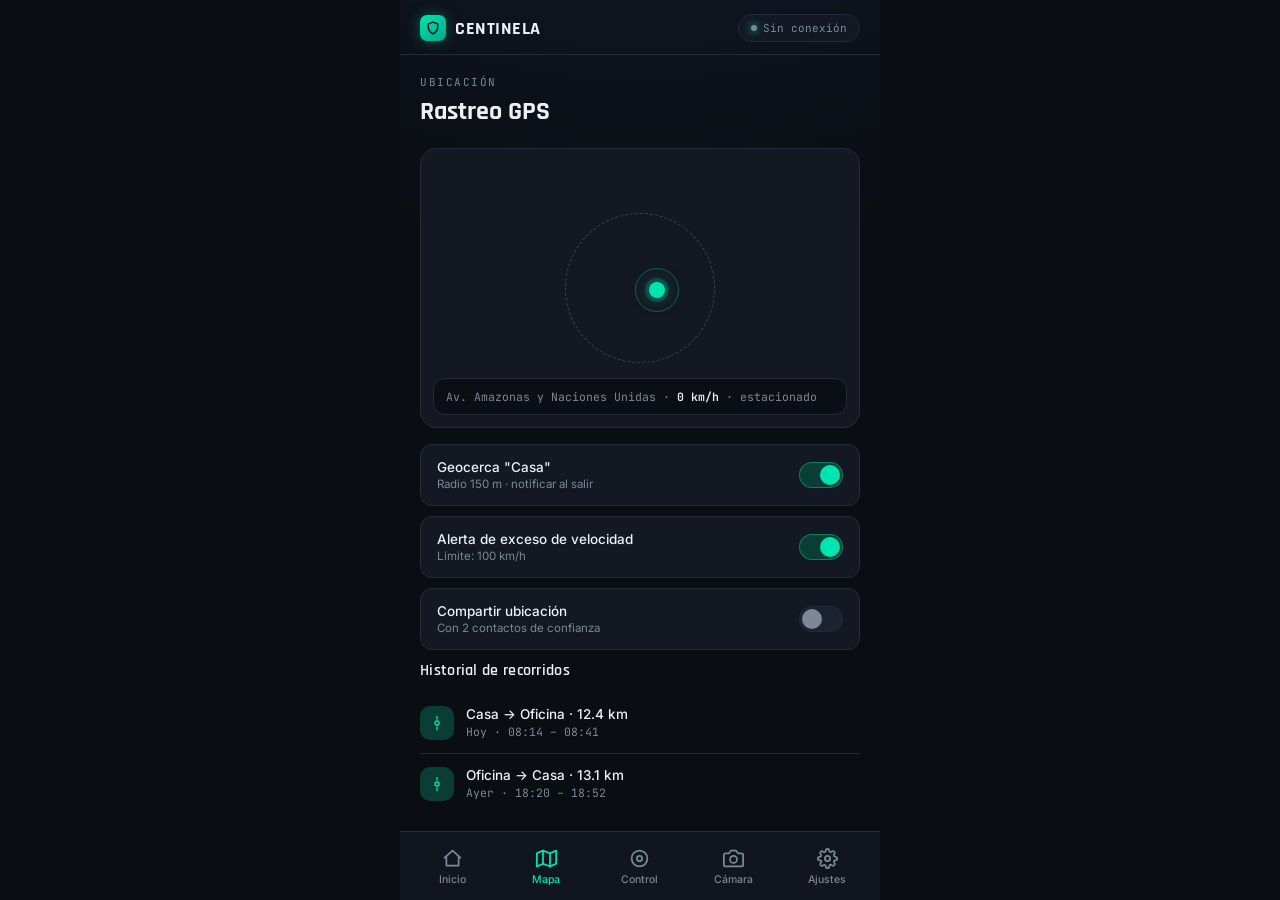
<file: Mapa.html>
<!DOCTYPE html>
<html lang="es">
<head>
<meta charset="UTF-8">
<meta name="viewport" content="width=device-width, initial-scale=1, maximum-scale=1, user-scalable=no, viewport-fit=cover">
<meta name="theme-color" content="#0A0D12">
<title>Centinela — Mapa</title>
<link rel="manifest" href="manifest.json">
<link rel="preconnect" href="https://fonts.googleapis.com">
<link href="https://fonts.googleapis.com/css2?family=Rajdhani:wght@500;600;700&family=Inter:wght@400;500;600&family=JetBrains+Mono:wght@400;500;600&display=swap" rel="stylesheet">
<style>
:root{
  --bg:#0A0D12;
  --surface:#131822;
  --surface-2:#1B2230;
  --border:#232B3A;
  --text:#EDF1F5;
  --text-dim:#7C8797;
  --accent:#00E5B0;
  --accent-dim:#0A3D34;
  --danger:#FF4757;
  --danger-dim:#3D1219;
  --warn:#FFB020;
  --warn-dim:#3D2E0A;
  --radius:16px;
  --safe-top: env(safe-area-inset-top, 0px);
  --safe-bottom: env(safe-area-inset-bottom, 0px);
}
*{box-sizing:border-box; margin:0; padding:0; -webkit-tap-highlight-color:transparent;}
html,body{height:100%;}
body{
  background:var(--bg);
  color:var(--text);
  font-family:'Inter',sans-serif;
  overflow:hidden;
  -webkit-font-smoothing:antialiased;
}
@media (prefers-reduced-motion: reduce){
  *{animation-duration:0.001ms !important; animation-iteration-count:1 !important; transition-duration:0.001ms !important;}
}
.app{
  max-width:480px;
  margin:0 auto;
  height:100dvh;
  display:flex;
  flex-direction:column;
  position:relative;
  background:
    radial-gradient(1200px 600px at 50% -10%, #101623 0%, var(--bg) 55%);
}

/* ---------- Status bar ---------- */
.statusbar{
  padding:calc(14px + var(--safe-top)) 20px 12px;
  display:flex;
  align-items:center;
  justify-content:space-between;
  border-bottom:1px solid var(--border);
  flex-shrink:0;
}
.brand{display:flex; align-items:center; gap:9px;}
.brand-mark{
  width:26px; height:26px; border-radius:7px;
  background:linear-gradient(145deg, var(--accent), #00A88A);
  display:flex; align-items:center; justify-content:center;
  box-shadow:0 0 14px rgba(0,229,176,.35);
}
.brand-mark svg{width:14px; height:14px;}
.brand-name{font-family:'Rajdhani',sans-serif; font-weight:700; font-size:18px; letter-spacing:.5px;}
.status-pill{
  display:flex; align-items:center; gap:6px;
  padding:6px 12px;
  border-radius:999px;
  background:var(--surface);
  border:1px solid var(--border);
  font-family:'JetBrains Mono',monospace;
  font-size:11px;
  color:var(--text-dim);
}
.status-pill .dot{width:6px; height:6px; border-radius:50%; background:var(--accent); box-shadow:0 0 8px var(--accent);}

/* ---------- Screen content ---------- */
.screens{flex:1; overflow-y:auto; overflow-x:hidden; -webkit-overflow-scrolling:touch;}
.screen{padding:20px 20px calc(24px + var(--safe-bottom)); animation:fadein .25s ease;}
@keyframes fadein{from{opacity:0; transform:translateY(6px);} to{opacity:1; transform:translateY(0);}}

.eyebrow{
  font-family:'JetBrains Mono',monospace;
  font-size:11px;
  letter-spacing:1.5px;
  color:var(--text-dim);
  text-transform:uppercase;
  margin-bottom:6px;
}
h1.screen-title{font-family:'Rajdhani',sans-serif; font-weight:700; font-size:26px; margin-bottom:20px;}

/* ---------- Signature: Shield radar toggle ---------- */
.shield-wrap{
  position:relative;
  width:220px; height:220px;
  margin:6px auto 22px;
  display:flex; align-items:center; justify-content:center;
}
.ring{
  position:absolute; border-radius:50%;
  border:1px solid var(--border);
}
.ring.r1{width:100%; height:100%;}
.ring.r2{width:78%; height:78%;}
.ring.r3{width:56%; height:56%;}
.app[data-armed="true"] .ring{border-color:rgba(0,229,176,.25);}
.app[data-armed="true"] .ring.sweep{
  border-top-color:var(--accent);
  animation:spin 3.2s linear infinite;
}
.app[data-armed="false"] .ring.sweep{display:none;}
@keyframes spin{to{transform:rotate(360deg);}}

.shield-btn{
  position:relative; z-index:2;
  width:126px; height:126px;
  border-radius:50%;
  border:none;
  display:flex; flex-direction:column; align-items:center; justify-content:center;
  gap:4px;
  cursor:pointer;
  background:radial-gradient(circle at 35% 30%, var(--surface-2), var(--surface) 70%);
  box-shadow:inset 0 0 0 1px var(--border), 0 12px 30px rgba(0,0,0,.4);
  transition:box-shadow .3s ease, background .3s ease;
}
.app[data-armed="true"] .shield-btn{
  box-shadow:inset 0 0 0 1px rgba(0,229,176,.5), 0 0 40px rgba(0,229,176,.28), 0 12px 30px rgba(0,0,0,.4);
}
.shield-btn svg{width:36px; height:36px; stroke:var(--text-dim); transition:stroke .3s ease;}
.app[data-armed="true"] .shield-btn svg{stroke:var(--accent);}
.shield-label{font-family:'Rajdhani',sans-serif; font-weight:700; font-size:15px; letter-spacing:1px; color:var(--text-dim);}
.app[data-armed="true"] .shield-label{color:var(--accent);}
.shield-sub{
  text-align:center; font-size:13px; color:var(--text-dim); margin-bottom:26px;
}
.shield-sub b{color:var(--text); font-weight:600;}

/* ---------- Stat grid ---------- */
.grid{display:grid; grid-template-columns:1fr 1fr; gap:10px; margin-bottom:22px;}
.stat{
  background:var(--surface);
  border:1px solid var(--border);
  border-radius:var(--radius);
  padding:14px;
}
.stat-label{font-size:11px; color:var(--text-dim); margin-bottom:8px; display:flex; align-items:center; gap:6px;}
.stat-label svg{width:13px; height:13px; stroke:var(--text-dim);}
.stat-value{font-family:'JetBrains Mono',monospace; font-size:20px; font-weight:600;}
.stat-value.ok{color:var(--accent);}
.stat-value.warn{color:var(--warn);}
.stat-unit{font-size:12px; color:var(--text-dim); font-weight:400; margin-left:2px;}

/* ---------- Section header ---------- */
.section-head{display:flex; align-items:center; justify-content:space-between; margin-bottom:12px;}
.section-head h2{font-family:'Rajdhani',sans-serif; font-size:16px; font-weight:600; letter-spacing:.3px;}
.section-head a{font-size:12px; color:var(--accent); text-decoration:none;}

/* ---------- Event feed ---------- */
.event{
  display:flex; gap:12px; align-items:flex-start;
  padding:13px 0;
  border-bottom:1px solid var(--border);
}
.event:last-child{border-bottom:none;}
.event-icon{
  width:34px; height:34px; border-radius:10px; flex-shrink:0;
  display:flex; align-items:center; justify-content:center;
  background:var(--surface-2);
}
.event-icon svg{width:16px; height:16px;}
.event-icon.warn{background:var(--warn-dim);} .event-icon.warn svg{stroke:var(--warn);}
.event-icon.ok{background:var(--accent-dim);} .event-icon.ok svg{stroke:var(--accent);}
.event-icon.danger{background:var(--danger-dim);} .event-icon.danger svg{stroke:var(--danger);}
.event-body{flex:1;}
.event-title{font-size:13.5px; font-weight:500;}
.event-time{font-size:11.5px; color:var(--text-dim); margin-top:2px; font-family:'JetBrains Mono',monospace;}

/* ---------- Map screen ---------- */
.map-card{
  height:280px;
  border-radius:var(--radius);
  border:1px solid var(--border);
  background:
    linear-gradient(var(--surface), var(--surface)) padding-box,
    repeating-linear-gradient(0deg, transparent, transparent 27px, rgba(255,255,255,.03) 28px),
    repeating-linear-gradient(90deg, transparent, transparent 27px, rgba(255,255,255,.03) 28px);
  position:relative;
  overflow:hidden;
  margin-bottom:16px;
}
.map-pin{
  position:absolute; top:48%; left:52%;
  width:16px; height:16px; border-radius:50%;
  background:var(--accent);
  box-shadow:0 0 0 4px rgba(0,229,176,.18), 0 0 16px rgba(0,229,176,.5);
}
.map-pin::after{
  content:''; position:absolute; inset:-14px; border-radius:50%;
  border:1px solid rgba(0,229,176,.35);
  animation:pulse 2.2s ease-out infinite;
}
@keyframes pulse{0%{transform:scale(.4); opacity:.9;} 100%{transform:scale(1.8); opacity:0;}}
.map-geo{
  position:absolute; top:50%; left:50%; transform:translate(-50%,-50%);
  width:150px; height:150px; border-radius:50%;
  border:1.5px dashed rgba(124,135,151,.4);
}
.map-badge{
  position:absolute; bottom:12px; left:12px; right:12px;
  background:rgba(10,13,18,.75);
  backdrop-filter:blur(6px);
  border:1px solid var(--border);
  border-radius:12px;
  padding:10px 12px;
  font-family:'JetBrains Mono',monospace;
  font-size:11.5px;
  color:var(--text-dim);
}
.map-badge b{color:var(--text); font-weight:600;}

.list-row{
  display:flex; align-items:center; justify-content:space-between;
  padding:14px 16px;
  background:var(--surface);
  border:1px solid var(--border);
  border-radius:12px;
  margin-bottom:10px;
}
.list-row-label{font-size:13.5px; font-weight:500;}
.list-row-sub{font-size:11.5px; color:var(--text-dim); margin-top:2px;}

/* ---------- Toggle switch ---------- */
.switch{width:44px; height:26px; border-radius:999px; background:var(--surface-2); border:1px solid var(--border); position:relative; cursor:pointer; flex-shrink:0;}
.switch::after{content:''; position:absolute; top:2px; left:2px; width:20px; height:20px; border-radius:50%; background:var(--text-dim); transition:all .2s ease;}
.switch.on{background:var(--accent-dim); border-color:rgba(0,229,176,.4);}
.switch.on::after{transform:translateX(18px); background:var(--accent);}

/* ---------- Control grid ---------- */
.ctrl-grid{display:grid; grid-template-columns:1fr 1fr; gap:10px; margin-bottom:10px;}
.ctrl-btn{
  background:var(--surface);
  border:1px solid var(--border);
  border-radius:var(--radius);
  padding:16px 14px;
  display:flex; flex-direction:column; align-items:flex-start; gap:10px;
  cursor:pointer;
  color:var(--text);
  font-family:'Inter',sans-serif;
  transition:transform .12s ease, border-color .2s ease;
}
.ctrl-btn:active{transform:scale(.96);}
.ctrl-btn svg{width:20px; height:20px; stroke:var(--accent);}
.ctrl-btn span{font-size:13px; font-weight:500;}
.ctrl-btn.danger svg{stroke:var(--danger);}
.ctrl-btn.danger:active{border-color:var(--danger);}
.ctrl-btn.full{grid-column:1 / -1; flex-direction:row; align-items:center; justify-content:space-between;}

/* ---------- Camera screen ---------- */
.cam-feed{
  height:220px; border-radius:var(--radius); border:1px solid var(--border);
  background:linear-gradient(160deg, #10141c, #080a0e);
  display:flex; align-items:center; justify-content:center; flex-direction:column; gap:10px;
  margin-bottom:16px; position:relative; overflow:hidden;
}
.cam-feed .rec{
  position:absolute; top:12px; left:12px;
  display:flex; align-items:center; gap:6px;
  font-family:'JetBrains Mono',monospace; font-size:11px; color:var(--danger);
}
.cam-feed .rec .dot{width:7px; height:7px; border-radius:50%; background:var(--danger); animation:blink 1.4s infinite;}
@keyframes blink{50%{opacity:.2;}}
.cam-feed p{color:var(--text-dim); font-size:12.5px;}
.cam-feed svg{width:34px; height:34px; stroke:var(--text-dim);}

.gallery{display:grid; grid-template-columns:repeat(3,1fr); gap:8px;}
.gallery-item{
  aspect-ratio:1; border-radius:10px; background:var(--surface-2); border:1px solid var(--border);
  display:flex; align-items:center; justify-content:center;
}
.gallery-item svg{width:18px; height:18px; stroke:var(--text-dim);}

/* ---------- Settings ---------- */
.settings-group{margin-bottom:22px;}
.settings-group h3{font-family:'Rajdhani',sans-serif; font-size:13px; font-weight:600; letter-spacing:1px; text-transform:uppercase; color:var(--text-dim); margin-bottom:10px;}

/* ---------- Bottom nav ---------- */
.tabbar{
  flex-shrink:0;
  display:flex;
  border-top:1px solid var(--border);
  background:rgba(19,24,34,.85);
  backdrop-filter:blur(10px);
  padding:10px 6px calc(8px + var(--safe-bottom));
}
.tab{
  flex:1; display:flex; flex-direction:column; align-items:center; gap:4px;
  background:none; border:none; color:var(--text-dim); cursor:pointer;
  padding:6px 2px;
  text-decoration:none;
}
.tab svg{width:21px; height:21px; stroke:var(--text-dim); transition:stroke .2s ease;}
.tab span{font-size:10.5px; font-weight:500;}
.tab.active svg{stroke:var(--accent);}
.tab.active span{color:var(--accent);}

/* ---------- Toast ---------- */
.toast{
  position:fixed; left:50%; bottom:96px; transform:translateX(-50%) translateY(20px);
  background:var(--surface-2); border:1px solid var(--border);
  padding:11px 18px; border-radius:999px;
  font-size:12.5px; font-weight:500;
  opacity:0; pointer-events:none; transition:all .25s ease;
  max-width:90%; text-align:center;
  z-index:50;
}
.toast.show{opacity:1; transform:translateX(-50%) translateY(0);}

::-webkit-scrollbar{display:none;}

a, button{outline-offset:3px;}
a:focus-visible, button:focus-visible{outline:2px solid var(--accent);}
</style>
</head>
<body>

<div class="app" id="app">

  <div class="statusbar">
    <div class="brand">
      <div class="brand-mark">
        <svg viewBox="0 0 24 24" fill="none" stroke="#0A0D12" stroke-width="2.5"><path d="M12 2l8 3v6c0 5-3.4 8.4-8 11-4.6-2.6-8-6-8-11V5l8-3z"/></svg>
      </div>
      <div class="brand-name">CENTINELA</div>
    </div>
    <div class="status-pill"><span class="dot" id="statusDot"></span><span id="statusPillText">Sin conexión</span></div>
  </div>

  <div class="screens">
    <section class="screen" id="screen-mapa">
      <div class="eyebrow">Ubicación</div>
      <h1 class="screen-title">Rastreo GPS</h1>

      <div class="map-card">
        <div class="map-geo"></div>
        <div class="map-pin"></div>
        <div class="map-badge">Av. Amazonas y Naciones Unidas · <b>0 km/h</b> · estacionado</div>
      </div>

      <div class="list-row">
        <div>
          <div class="list-row-label">Geocerca "Casa"</div>
          <div class="list-row-sub">Radio 150 m · notificar al salir</div>
        </div>
        <div class="switch on"></div>
      </div>
      <div class="list-row">
        <div>
          <div class="list-row-label">Alerta de exceso de velocidad</div>
          <div class="list-row-sub">Límite: 100 km/h</div>
        </div>
        <div class="switch on"></div>
      </div>
      <div class="list-row">
        <div>
          <div class="list-row-label">Compartir ubicación</div>
          <div class="list-row-sub">Con 2 contactos de confianza</div>
        </div>
        <div class="switch"></div>
      </div>

      <div class="section-head" style="margin-top:8px;">
        <h2>Historial de recorridos</h2>
      </div>
      <div class="event">
        <div class="event-icon ok"><svg viewBox="0 0 24 24" fill="none" stroke-width="2" stroke-linecap="round"><circle cx="12" cy="12" r="3"/><path d="M12 2v4M12 18v4"/></svg></div>
        <div class="event-body">
          <div class="event-title">Casa → Oficina · 12.4 km</div>
          <div class="event-time">Hoy · 08:14 – 08:41</div>
        </div>
      </div>
      <div class="event">
        <div class="event-icon ok"><svg viewBox="0 0 24 24" fill="none" stroke-width="2" stroke-linecap="round"><circle cx="12" cy="12" r="3"/><path d="M12 2v4M12 18v4"/></svg></div>
        <div class="event-body">
          <div class="event-title">Oficina → Casa · 13.1 km</div>
          <div class="event-time">Ayer · 18:20 – 18:52</div>
        </div>
      </div>
    </section>
  </div>

  <nav class="tabbar">
    <a class="tab" href="inicio.html">
      <svg viewBox="0 0 24 24" fill="none" stroke-width="2" stroke-linecap="round" stroke-linejoin="round"><path d="M3 11l9-8 9 8"/><path d="M5 10v10h14V10"/></svg>
      <span>Inicio</span>
    </a>
    <a class="tab active" href="mapa.html">
      <svg viewBox="0 0 24 24" fill="none" stroke-width="2" stroke-linecap="round" stroke-linejoin="round"><path d="M1 6l7-3 8 3 7-3v15l-7 3-8-3-7 3z"/><path d="M8 3v15M16 6v15"/></svg>
      <span>Mapa</span>
    </a>
    <a class="tab" href="control.html">
      <svg viewBox="0 0 24 24" fill="none" stroke-width="2" stroke-linecap="round" stroke-linejoin="round"><circle cx="12" cy="12" r="9"/><circle cx="12" cy="12" r="3"/></svg>
      <span>Control</span>
    </a>
    <a class="tab" href="camara.html">
      <svg viewBox="0 0 24 24" fill="none" stroke-width="2" stroke-linecap="round" stroke-linejoin="round"><path d="M23 19a2 2 0 01-2 2H3a2 2 0 01-2-2V8a2 2 0 012-2h4l2-3h6l2 3h4a2 2 0 012 2z"/><circle cx="12" cy="13" r="4"/></svg>
      <span>Cámara</span>
    </a>
    <a class="tab" href="ajustes.html">
      <svg viewBox="0 0 24 24" fill="none" stroke-width="2" stroke-linecap="round" stroke-linejoin="round"><circle cx="12" cy="12" r="3"/><path d="M19.4 15a1.65 1.65 0 00.33 1.82l.06.06a2 2 0 11-2.83 2.83l-.06-.06a1.65 1.65 0 00-1.82-.33 1.65 1.65 0 00-1 1.51V21a2 2 0 01-4 0v-.09A1.65 1.65 0 009 19.4a1.65 1.65 0 00-1.82.33l-.06.06a2 2 0 11-2.83-2.83l.06-.06A1.65 1.65 0 005 15a1.65 1.65 0 00-1.51-1H3a2 2 0 010-4h.09A1.65 1.65 0 004.6 9a1.65 1.65 0 00-.33-1.82l-.06-.06a2 2 0 112.83-2.83l.06.06A1.65 1.65 0 009 4.6a1.65 1.65 0 001-1.51V3a2 2 0 014 0v.09a1.65 1.65 0 001 1.51 1.65 1.65 0 001.82-.33l.06-.06a2 2 0 112.83 2.83l-.06.06A1.65 1.65 0 0019.4 9a1.65 1.65 0 001.51 1H21a2 2 0 010 4h-.09a1.65 1.65 0 00-1.51 1z"/></svg>
      <span>Ajustes</span>
    </a>
  </nav>

  <div class="toast" id="toast"></div>
</div>

<script>
// ---------- Toggle armar/desarmar (solo existe en inicio.html) ----------
const app = document.getElementById('app');
const shieldBtn = document.getElementById('shieldBtn');

if (shieldBtn) {
  const shieldLabel = document.getElementById('shieldLabel');
  const shieldSubState = document.getElementById('shieldSubState');
  const statusPillText = document.getElementById('statusPillText');

  shieldBtn.addEventListener('click', () => {
    const armed = app.dataset.armed === 'true';
    const next = !armed;
    app.dataset.armed = String(next);
    shieldBtn.setAttribute('aria-pressed', String(next));
    shieldLabel.textContent = next ? 'ARMADO' : 'DESARMADO';
    shieldSubState.textContent = next ? 'activo' : 'en pausa';
    statusPillText.textContent = next ? 'ARMADO' : 'DESARMADO';
    toast(next ? 'Vehículo armado' : 'Vehículo desarmado');
  });
}

// ---------- Switches genéricos (presentes en varias páginas) ----------
document.querySelectorAll('.switch').forEach(sw => {
  sw.addEventListener('click', () => sw.classList.toggle('on'));
});

// ---------- Toast ----------
let toastTimer;
function toast(msg) {
  const el = document.getElementById('toast');
  if (!el) return;
  el.textContent = msg;
  el.classList.add('show');
  clearTimeout(toastTimer);
  toastTimer = setTimeout(() => el.classList.remove('show'), 2200);
}

// ---------- Confirmación de apagado remoto (solo en control.html) ----------
function confirmStop() {
  if (confirm('¿Apagar el motor de forma remota? Esta acción solo se ejecuta si el vehículo está detenido.')) {
    toast('Solicitud de apagado enviada');
  }
}

// ==========================================================================
// Estado de conexión Bluetooth con el vehículo (solo lectura en esta página)
// ==========================================================================
const BLE_SERVICE    = '12345678-1234-5678-1234-56789abcdef0';
const BLE_STATUS_CHAR = '12345678-1234-5678-1234-56789abcdef2';
let bleDevice = null;

function setStatusPill(connected, armed) {
  const dot = document.getElementById('statusDot');
  const text = document.getElementById('statusPillText');
  if (!text) return;
  if (!connected) {
    text.textContent = 'Sin conexión';
    if (dot) dot.style.background = 'var(--text-dim)';
    return;
  }
  text.textContent = armed ? 'ARMADO' : 'DESARMADO';
  if (dot) dot.style.background = 'var(--accent)';
}

async function tryReconnectBLE() {
  if (!navigator.bluetooth || !navigator.bluetooth.getDevices) { setStatusPill(false); return; }
  try {
    const devices = await navigator.bluetooth.getDevices();
    if (!devices.length) { setStatusPill(false); return; }
    bleDevice = devices[0];
    const server = await bleDevice.gatt.connect();
    const service = await server.getPrimaryService(BLE_SERVICE);
    const statusChar = await service.getCharacteristic(BLE_STATUS_CHAR);
    await statusChar.startNotifications();
    statusChar.addEventListener('characteristicvaluechanged', (e) => {
      try {
        const s = JSON.parse(new TextDecoder().decode(e.target.value));
        setStatusPill(true, s.armed);
      } catch (err) {}
    });
    bleDevice.addEventListener('gattserverdisconnected', () => setStatusPill(false));
    setStatusPill(true, true);
  } catch (err) {
    setStatusPill(false);
  }
}
window.addEventListener('load', tryReconnectBLE);

// ---------- Registro del Service Worker ----------
if ('serviceWorker' in navigator) {
  window.addEventListener('load', () => {
    navigator.serviceWorker.register('sw.js').catch(() => {});
  });
}
</script>
</body>
</html>
</file>
<file: styles.css>
:root{
  --bg:#0A0D12; --surface:#131822; --surface-2:#1B2230; --border:#232B3A;
  --text:#EDF1F5; --text-dim:#7C8797; --accent:#00E5B0; --accent-dim:#0A3D34;
  --danger:#FF4757; --danger-dim:#3D1219; --warn:#FFB020; --warn-dim:#3D2E0A;
  --radius:16px; --safe-top: env(safe-area-inset-top, 0px); --safe-bottom: env(safe-area-inset-bottom, 0px);
}
*{box-sizing:border-box; margin:0; padding:0; -webkit-tap-highlight-color:transparent;}
html,body{height:100%;}
body{background:var(--bg); color:var(--text); font-family:'Inter',sans-serif; overflow:hidden; -webkit-font-smoothing:antialiased;}
@media (prefers-reduced-motion: reduce){*{animation-duration:.001ms !important; animation-iteration-count:1 !important; transition-duration:.001ms !important;}}
.app{max-width:480px; margin:0 auto; height:100dvh; display:flex; flex-direction:column; position:relative;
  background:radial-gradient(1200px 600px at 50% -10%, #101623 0%, var(--bg) 55%);}
.statusbar{padding:calc(14px + var(--safe-top)) 20px 12px; display:flex; align-items:center; justify-content:space-between; border-bottom:1px solid var(--border); flex-shrink:0;}
.brand{display:flex; align-items:center; gap:9px;}
.brand-mark{width:26px; height:26px; border-radius:7px; background:linear-gradient(145deg, var(--accent), #00A88A); display:flex; align-items:center; justify-content:center; box-shadow:0 0 14px rgba(0,229,176,.35);}
.brand-mark svg{width:14px; height:14px;}
.brand-name{font-family:'Rajdhani',sans-serif; font-weight:700; font-size:18px; letter-spacing:.5px;}
.status-pill{display:flex; align-items:center; gap:6px; padding:6px 12px; border-radius:999px; background:var(--surface); border:1px solid var(--border); font-family:'JetBrains Mono',monospace; font-size:11px; color:var(--text-dim); cursor:pointer;}
.status-pill .dot{width:6px; height:6px; border-radius:50%; background:var(--text-dim); transition:background .2s ease, box-shadow .2s ease;}
.status-pill.on .dot{background:var(--accent); box-shadow:0 0 8px var(--accent);}
.status-pill.warn .dot{background:var(--warn); box-shadow:0 0 8px var(--warn);}

.screens{flex:1; overflow-y:auto; overflow-x:hidden; -webkit-overflow-scrolling:touch; position:relative;}

.screen{display:none; padding:20px 20px calc(24px + var(--safe-bottom));}
.screen.active{display:block;}
.screen.exiting{animation:screenExit .15s ease forwards;}
.screen.entering{animation:screenEnter .26s cubic-bezier(.16,1,.3,1);}
@keyframes screenExit{
  from{opacity:1; transform:translateY(0);}
  to{opacity:0; transform:translateY(-8px);}
}
@keyframes screenEnter{
  from{opacity:0; transform:translateY(14px) scale(.98);}
  to{opacity:1; transform:translateY(0) scale(1);}
}
.eyebrow{font-family:'JetBrains Mono',monospace; font-size:11px; letter-spacing:1.5px; color:var(--text-dim); text-transform:uppercase; margin-bottom:6px;}
h1.screen-title{font-family:'Rajdhani',sans-serif; font-weight:700; font-size:26px; margin-bottom:20px;}

.shield-wrap{position:relative; width:220px; height:220px; margin:6px auto 22px; display:flex; align-items:center; justify-content:center;}
.ring{position:absolute; border-radius:50%; border:1px solid var(--border);}
.ring.r1{width:100%; height:100%;} .ring.r2{width:78%; height:78%;} .ring.r3{width:56%; height:56%;}
.app[data-armed="true"] .ring{border-color:rgba(0,229,176,.25);}
.app[data-armed="true"] .ring.sweep{border-top-color:var(--accent); animation:spin 3.2s linear infinite;}
.app[data-armed="false"] .ring.sweep{display:none;}
@keyframes spin{to{transform:rotate(360deg);}}
.shield-btn{position:relative; z-index:2; width:126px; height:126px; border-radius:50%; border:none; display:flex; flex-direction:column; align-items:center; justify-content:center; gap:4px; cursor:pointer;
  background:radial-gradient(circle at 35% 30%, var(--surface-2), var(--surface) 70%); box-shadow:inset 0 0 0 1px var(--border), 0 12px 30px rgba(0,0,0,.4); transition:box-shadow .3s ease, background .3s ease;}
.app[data-armed="true"] .shield-btn{box-shadow:inset 0 0 0 1px rgba(0,229,176,.5), 0 0 40px rgba(0,229,176,.28), 0 12px 30px rgba(0,0,0,.4);}
.shield-btn svg{width:36px; height:36px; stroke:var(--text-dim); transition:stroke .3s ease;}
.app[data-armed="true"] .shield-btn svg{stroke:var(--accent);}
.shield-label{font-family:'Rajdhani',sans-serif; font-weight:700; font-size:15px; letter-spacing:1px; color:var(--text-dim);}
.app[data-armed="true"] .shield-label{color:var(--accent);}
.shield-sub{text-align:center; font-size:13px; color:var(--text-dim); margin-bottom:26px;}
.shield-sub b{color:var(--text); font-weight:600;}

.grid{display:grid; grid-template-columns:1fr 1fr; gap:10px; margin-bottom:22px;}
.stat{background:var(--surface); border:1px solid var(--border); border-radius:var(--radius); padding:14px;}
.stat-label{font-size:11px; color:var(--text-dim); margin-bottom:8px; display:flex; align-items:center; gap:6px;}
.stat-label svg{width:13px; height:13px; stroke:var(--text-dim);}
.stat-value{font-family:'JetBrains Mono',monospace; font-size:20px; font-weight:600;}
.stat-value.ok{color:var(--accent);} .stat-value.warn{color:var(--warn);}
.stat-unit{font-size:12px; color:var(--text-dim); font-weight:400; margin-left:2px;}

.section-head{display:flex; align-items:center; justify-content:space-between; margin-bottom:12px;}
.section-head h2{font-family:'Rajdhani',sans-serif; font-size:16px; font-weight:600; letter-spacing:.3px;}
.section-head a{font-size:12px; color:var(--accent); text-decoration:none; cursor:pointer;}

.event{display:flex; gap:12px; align-items:flex-start; padding:13px 0; border-bottom:1px solid var(--border);}
.event:last-child{border-bottom:none;}
.event-icon{width:34px; height:34px; border-radius:10px; flex-shrink:0; display:flex; align-items:center; justify-content:center; background:var(--surface-2);}
.event-icon svg{width:16px; height:16px;}
.event-icon.warn{background:var(--warn-dim);} .event-icon.warn svg{stroke:var(--warn);}
.event-icon.ok{background:var(--accent-dim);} .event-icon.ok svg{stroke:var(--accent);}
.event-icon.danger{background:var(--danger-dim);} .event-icon.danger svg{stroke:var(--danger);}
.event-body{flex:1;}
.event-title{font-size:13.5px; font-weight:500;}
.event-time{font-size:11.5px; color:var(--text-dim); margin-top:2px; font-family:'JetBrains Mono',monospace;}

.map-card{height:280px; border-radius:var(--radius); border:1px solid var(--border);
  background:linear-gradient(var(--surface), var(--surface)) padding-box, repeating-linear-gradient(0deg, transparent, transparent 27px, rgba(255,255,255,.03) 28px), repeating-linear-gradient(90deg, transparent, transparent 27px, rgba(255,255,255,.03) 28px);
  position:relative; overflow:hidden; margin-bottom:16px;}
.map-pin{position:absolute; top:48%; left:52%; width:16px; height:16px; border-radius:50%; background:var(--accent); box-shadow:0 0 0 4px rgba(0,229,176,.18), 0 0 16px rgba(0,229,176,.5);}
.map-pin::after{content:''; position:absolute; inset:-14px; border-radius:50%; border:1px solid rgba(0,229,176,.35); animation:pulse 2.2s ease-out infinite;}
@keyframes pulse{0%{transform:scale(.4); opacity:.9;} 100%{transform:scale(1.8); opacity:0;}}
.map-geo{position:absolute; top:50%; left:50%; transform:translate(-50%,-50%); width:150px; height:150px; border-radius:50%; border:1.5px dashed rgba(124,135,151,.4);}
.map-badge{position:absolute; bottom:12px; left:12px; right:12px; background:rgba(10,13,18,.75); backdrop-filter:blur(6px); border:1px solid var(--border); border-radius:12px; padding:10px 12px; font-family:'JetBrains Mono',monospace; font-size:11.5px; color:var(--text-dim);}
.map-badge b{color:var(--text); font-weight:600;}

.list-row{display:flex; align-items:center; justify-content:space-between; padding:14px 16px; background:var(--surface); border:1px solid var(--border); border-radius:12px; margin-bottom:10px;}
.list-row-label{font-size:13.5px; font-weight:500;}
.list-row-sub{font-size:11.5px; color:var(--text-dim); margin-top:2px;}

.switch{width:44px; height:26px; border-radius:999px; background:var(--surface-2); border:1px solid var(--border); position:relative; cursor:pointer; flex-shrink:0;}
.switch::after{content:''; position:absolute; top:2px; left:2px; width:20px; height:20px; border-radius:50%; background:var(--text-dim); transition:all .2s ease;}
.switch.on{background:var(--accent-dim); border-color:rgba(0,229,176,.4);}
.switch.on::after{transform:translateX(18px); background:var(--accent);}

.ctrl-grid{display:grid; grid-template-columns:1fr 1fr; gap:10px; margin-bottom:10px;}
.ctrl-btn{background:var(--surface); border:1px solid var(--border); border-radius:var(--radius); padding:16px 14px; display:flex; flex-direction:column; align-items:flex-start; gap:10px; cursor:pointer; color:var(--text); font-family:'Inter',sans-serif; transition:transform .12s ease, border-color .2s ease, opacity .2s ease;}
.ctrl-btn:active{transform:scale(.96);}
.ctrl-btn svg{width:20px; height:20px; stroke:var(--accent);}
.ctrl-btn span{font-size:13px; font-weight:500;}
.ctrl-btn.danger svg{stroke:var(--danger);}
.ctrl-btn.danger:active{border-color:var(--danger);}
.ctrl-btn.full{grid-column:1 / -1; flex-direction:row; align-items:center; justify-content:space-between;}
.ctrl-btn.disabled, .segmented-btn.disabled, .light-item.disabled, .window-btns button.disabled{opacity:.4; pointer-events:none;}

.cam-feed{height:220px; border-radius:var(--radius); border:1px solid var(--border); background:linear-gradient(160deg, #10141c, #080a0e); display:flex; align-items:center; justify-content:center; flex-direction:column; gap:10px; margin-bottom:16px; position:relative; overflow:hidden;}
.cam-feed .rec{position:absolute; top:12px; left:12px; display:flex; align-items:center; gap:6px; font-family:'JetBrains Mono',monospace; font-size:11px; color:var(--danger);}
.cam-feed .rec .dot{width:7px; height:7px; border-radius:50%; background:var(--danger); animation:blink 1.4s infinite;}
@keyframes blink{50%{opacity:.2;}}
.cam-feed p{color:var(--text-dim); font-size:12.5px;}
.cam-feed svg{width:34px; height:34px; stroke:var(--text-dim);}
.gallery{display:grid; grid-template-columns:repeat(3,1fr); gap:8px;}
.gallery-item{aspect-ratio:1; border-radius:10px; background:var(--surface-2); border:1px solid var(--border); display:flex; align-items:center; justify-content:center;}
.gallery-item svg{width:18px; height:18px; stroke:var(--text-dim);}

.settings-group{margin-bottom:22px;}
.settings-group h3{font-family:'Rajdhani',sans-serif; font-size:13px; font-weight:600; letter-spacing:1px; text-transform:uppercase; color:var(--text-dim); margin-bottom:10px;}
.settings-note{font-size:11.5px; color:var(--text-dim); margin-bottom:12px; line-height:1.5;}

.tabbar{flex-shrink:0; display:flex; border-top:1px solid var(--border); background:rgba(19,24,34,.85); backdrop-filter:blur(10px); padding:10px 6px calc(8px + var(--safe-bottom));}
.tab{flex:1; display:flex; flex-direction:column; align-items:center; gap:4px; background:none; border:none; color:var(--text-dim); cursor:pointer; padding:6px 2px; text-decoration:none;}
.tab svg{width:21px; height:21px; stroke:var(--text-dim); transition:stroke .2s ease;}
.tab span{font-size:10.5px; font-weight:500;}
.tab.active svg{stroke:var(--accent);}
.tab.active span{color:var(--accent);}

.toast{position:fixed; left:50%; bottom:96px; transform:translateX(-50%) translateY(20px); background:var(--surface-2); border:1px solid var(--border); padding:11px 18px; border-radius:999px; font-size:12.5px; font-weight:500; opacity:0; pointer-events:none; transition:all .25s ease; max-width:90%; text-align:center; z-index:60;}
.toast.show{opacity:1; transform:translateX(-50%) translateY(0);}

::-webkit-scrollbar{display:none;}
a, button{outline-offset:3px;}
a:focus-visible, button:focus-visible{outline:2px solid var(--accent);}

.key-link{display:flex; align-items:center; gap:12px; background:var(--surface); border:1px solid var(--border); border-radius:var(--radius); padding:14px 16px; margin-bottom:20px; cursor:pointer;}
.key-link-icon{width:38px; height:38px; border-radius:11px; flex-shrink:0; background:var(--surface-2); display:flex; align-items:center; justify-content:center;}
.key-link-icon svg{width:18px; height:18px; stroke:var(--accent);}
.beam{display:flex; gap:4px; align-items:center;}
.beam-dot{width:5px; height:5px; border-radius:50%; background:var(--accent); opacity:.25; animation:beamPulse 1.4s infinite;}
.beam-dot:nth-child(2){animation-delay:.18s;} .beam-dot:nth-child(3){animation-delay:.36s;}
@keyframes beamPulse{0%,100%{opacity:.25; transform:scale(.75);} 50%{opacity:1; transform:scale(1.2);}}
.key-link-status{flex:1;}
.key-link-title{font-size:13.5px; font-weight:600;}
.key-link-sub{font-size:11.5px; color:var(--text-dim); margin-top:2px; font-family:'JetBrains Mono',monospace;}

.segmented{display:flex; background:var(--surface); border:1px solid var(--border); border-radius:14px; padding:4px; gap:4px; margin-bottom:18px;}
.segmented-btn{flex:1; display:flex; align-items:center; justify-content:center; gap:7px; padding:11px; border:none; background:transparent; border-radius:10px; color:var(--text-dim); font-family:'Inter',sans-serif; font-size:13px; font-weight:500; cursor:pointer; transition:background .25s ease, color .25s ease, box-shadow .25s ease;}
.segmented-btn svg{width:15px; height:15px; stroke:currentColor; transition:stroke .25s ease;}
.segmented-btn.active{background:var(--accent-dim); color:var(--accent); box-shadow:inset 0 0 0 1px rgba(0,229,176,.3);}
.segmented-btn:active{transform:scale(.97);}

.window-row{display:flex; gap:10px; margin-bottom:18px;}
.window-card{flex:1; display:flex; align-items:center; gap:10px; background:var(--surface); border:1px solid var(--border); border-radius:var(--radius); padding:13px;}
.window-visual{width:28px; height:46px; border-radius:6px; border:1.5px solid var(--border); background:var(--surface-2); position:relative; overflow:hidden; flex-shrink:0;}
.window-glass{position:absolute; bottom:0; left:0; right:0; background:linear-gradient(180deg, rgba(0,229,176,.65), rgba(0,229,176,.18)); transition:height .5s cubic-bezier(.4,0,.2,1);}
.window-info{flex:1; min-width:0;}
.window-label{font-size:12px; font-weight:500;}
.window-pct{font-family:'JetBrains Mono',monospace; font-size:11px; color:var(--text-dim); margin-top:2px;}
.window-btns{display:flex; flex-direction:column; gap:5px;}
.window-btns button{width:28px; height:24px; border-radius:7px; border:1px solid var(--border); background:var(--surface-2); display:flex; align-items:center; justify-content:center; cursor:pointer; transition:transform .12s ease, background .2s ease;}
.window-btns button svg{width:12px; height:12px; stroke:var(--text);}
.window-btns button:active{transform:scale(.85); background:var(--accent-dim);}

.light-grid{display:grid; grid-template-columns:repeat(4, 1fr); gap:8px; margin-bottom:10px;}
.light-item{display:flex; flex-direction:column; align-items:center; gap:7px; background:var(--surface); border:1px solid var(--border); border-radius:13px; padding:12px 6px; cursor:pointer; color:var(--text-dim); transition:all .25s ease; position:relative;}
.light-item-icon{width:30px; height:30px; border-radius:50%; background:var(--surface-2); display:flex; align-items:center; justify-content:center; transition:all .3s ease;}
.light-item-icon svg{width:15px; height:15px; stroke:var(--text-dim); transition:stroke .3s ease;}
.light-item-label{font-size:10.5px; font-weight:500; text-align:center; line-height:1.2;}
.light-item.on{border-color:rgba(255,176,32,.4);}
.light-item.on .light-item-icon{background:var(--warn-dim); box-shadow:0 0 14px rgba(255,176,32,.5);}
.light-item.on .light-item-icon svg{stroke:var(--warn);}
.light-item.on .light-item-label{color:var(--text);}
.light-item.fault{border-color:rgba(255,71,87,.5);}
.light-item.fault .light-item-icon{background:var(--danger-dim);}
.light-item.fault .light-item-icon svg{stroke:var(--danger);}
.light-item.fault::after{content:'!'; position:absolute; top:6px; right:8px; width:15px; height:15px; border-radius:50%; background:var(--danger); color:#fff; font-size:10px; font-weight:700; display:flex; align-items:center; justify-content:center; animation:blink 1.4s infinite;}
.fault-banner{display:flex; align-items:center; gap:10px; background:var(--danger-dim); border:1px solid rgba(255,71,87,.4); border-radius:12px; padding:12px 14px; margin-bottom:12px; font-size:12.5px; font-weight:500; color:var(--text);}
.fault-banner svg{width:18px; height:18px; stroke:var(--danger); flex-shrink:0;}

.proximity-meter{background:var(--surface); border:1px solid var(--border); border-radius:var(--radius); padding:14px 16px; margin-bottom:10px;}
.proximity-meter-top{display:flex; justify-content:space-between; align-items:baseline; margin-bottom:10px;}
.proximity-meter-val{font-family:'JetBrains Mono',monospace; font-size:13px; color:var(--text-dim);}
.range{width:100%; -webkit-appearance:none; height:4px; border-radius:999px; background:var(--surface-2); outline:none;}
.range::-webkit-slider-thumb{-webkit-appearance:none; width:18px; height:18px; border-radius:50%; background:var(--accent); box-shadow:0 0 10px rgba(0,229,176,.5); cursor:pointer;}
.range-labels{display:flex; justify-content:space-between; font-size:10.5px; color:var(--text-dim); margin-top:6px;}

.overlay{position:fixed; inset:0; background:rgba(6,8,12,.92); backdrop-filter:blur(6px); display:flex; align-items:center; justify-content:center; z-index:100; padding:24px;}
.overlay[hidden]{display:none;}
.lock-card, .modal-card{width:100%; max-width:340px; background:var(--surface); border:1px solid var(--border); border-radius:20px; padding:26px 22px; text-align:center;}
.lock-icon{width:64px; height:64px; border-radius:50%; margin:0 auto 16px; background:var(--accent-dim); display:flex; align-items:center; justify-content:center;}
.lock-icon svg{width:30px; height:30px; stroke:var(--accent);}
.lock-title{font-family:'Rajdhani',sans-serif; font-weight:700; font-size:19px; margin-bottom:6px;}
.lock-sub{font-size:12.5px; color:var(--text-dim); margin-bottom:20px; line-height:1.5;}
.btn-primary{width:100%; padding:13px; border-radius:12px; border:none; background:var(--accent); color:#04241d; font-weight:700; font-size:14px; cursor:pointer; margin-bottom:10px;}
.btn-secondary{width:100%; padding:13px; border-radius:12px; border:1px solid var(--border); background:transparent; color:var(--text-dim); font-weight:600; font-size:13px; cursor:pointer;}
.pin-dots{display:flex; justify-content:center; gap:12px; margin-bottom:18px;}
.pin-dots span{width:13px; height:13px; border-radius:50%; border:1.5px solid var(--border); background:transparent; transition:background .15s ease, border-color .15s ease;}
.pin-dots span.filled{background:var(--accent); border-color:var(--accent);}
.pin-pad{display:grid; grid-template-columns:repeat(3,1fr); gap:10px; margin-bottom:14px;}
.pin-pad button{padding:16px 0; border-radius:12px; border:1px solid var(--border); background:var(--surface-2); color:var(--text); font-size:18px; font-weight:600; cursor:pointer;}
.pin-pad button:active{background:var(--accent-dim);}
.pin-error{color:var(--danger); font-size:12px; min-height:16px; margin-bottom:8px;}
</file>
